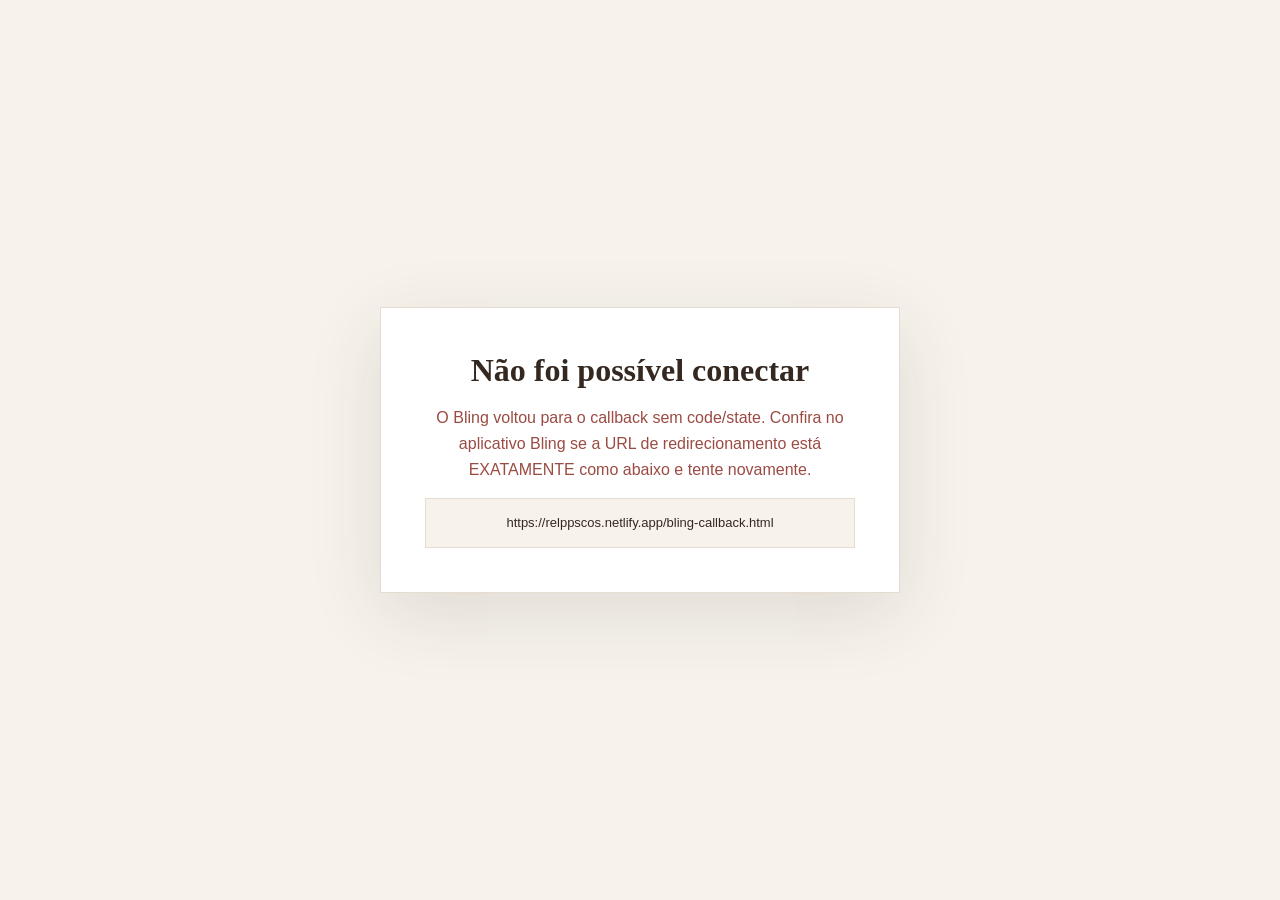
<file: bling-callback.html>
<!DOCTYPE html>
<html lang="pt-BR">
<head>
  <meta charset="UTF-8">
  <meta name="viewport" content="width=device-width, initial-scale=1.0">
  <title>Conectando ao Bling | Relpps</title>
  <style>
    *{box-sizing:border-box}body{margin:0;min-height:100vh;display:grid;place-items:center;background:#f7f3ec;color:#342820;font-family:Arial,sans-serif}.box{width:min(92%,520px);padding:44px;background:#fff;border:1px solid #e6ddd0;box-shadow:0 20px 70px rgba(52,40,32,.12);text-align:center}.spinner{width:38px;height:38px;margin:0 auto 24px;border:3px solid #eadfce;border-top-color:#b98b3e;border-radius:50%;animation:spin .8s linear infinite}@keyframes spin{to{transform:rotate(360deg)}}h1{font-family:Georgia,serif;font-size:32px;margin:0 0 10px}p{color:#776d65;line-height:1.6}.ok{color:#55724d}.error{color:#9b4b43}.btn{display:inline-block;margin-top:20px;padding:13px 22px;background:#342820;color:#fff;text-decoration:none;border-radius:2px}
  </style>
</head>
<body>
  <main class="box">
    <div class="spinner" id="spinner"></div>
    <h1 id="title">Conectando ao Bling</h1>
    <p id="message">Aguarde. Estamos finalizando a conexão segura.</p>
  </main>
<script>
(async function(){
  const params=new URLSearchParams(location.search);
  const code=params.get('code');
  const state=params.get('state');
  const hashParams=new URLSearchParams(location.hash.replace(/^#/,'?'));
  const codeFromHash=hashParams.get('code');
  const stateFromHash=hashParams.get('state');
  const error=params.get('error');
  const errorDescription=params.get('error_description')||hashParams.get('error_description');
  const title=document.getElementById('title');
  const message=document.getElementById('message');
  const spinner=document.getElementById('spinner');
  if(error){
    spinner.style.display='none'; title.textContent='Conexão cancelada'; message.className='error'; message.textContent=errorDescription||'O Bling não autorizou a conexão.'; return;
  }
  const finalCode=code||codeFromHash;
  const finalState=state||stateFromHash;
  if(!finalCode||!finalState){
    spinner.style.display='none'; title.textContent='Não foi possível conectar'; message.className='error'; message.textContent='O Bling voltou para o callback sem code/state. Confira no aplicativo Bling se a URL de redirecionamento está EXATAMENTE como abaixo e tente novamente.';
    const pre=document.createElement('div'); pre.style='margin-top:16px;padding:14px;background:#f7f3ec;border:1px solid #e6ddd0;font-size:13px;line-height:1.5;word-break:break-all'; pre.textContent='https://relppscos.netlify.app/bling-callback.html'; document.querySelector('.box').appendChild(pre);
    return;
  }
  try{
    const r=await fetch('/api/bling?action=callback',{method:'POST',headers:{'Content-Type':'application/json'},body:JSON.stringify({code:finalCode,state:finalState})});
    const data=await r.json().catch(()=>({}));
    if(!r.ok) throw new Error(data.message||'Falha ao concluir a autorização.');
    spinner.style.display='none'; title.textContent='Bling conectado'; message.className='ok'; message.textContent='A conexão foi concluída com sucesso. Você já pode voltar para a loja.';
    const a=document.createElement('a'); a.className='btn'; a.href='/index.html#produtos'; a.textContent='Voltar para a loja'; document.querySelector('.box').appendChild(a);
  }catch(e){
    spinner.style.display='none'; title.textContent='Erro na conexão'; message.className='error'; message.textContent=e.message;
  }
})();
</script>
</body>
</html>
</file>
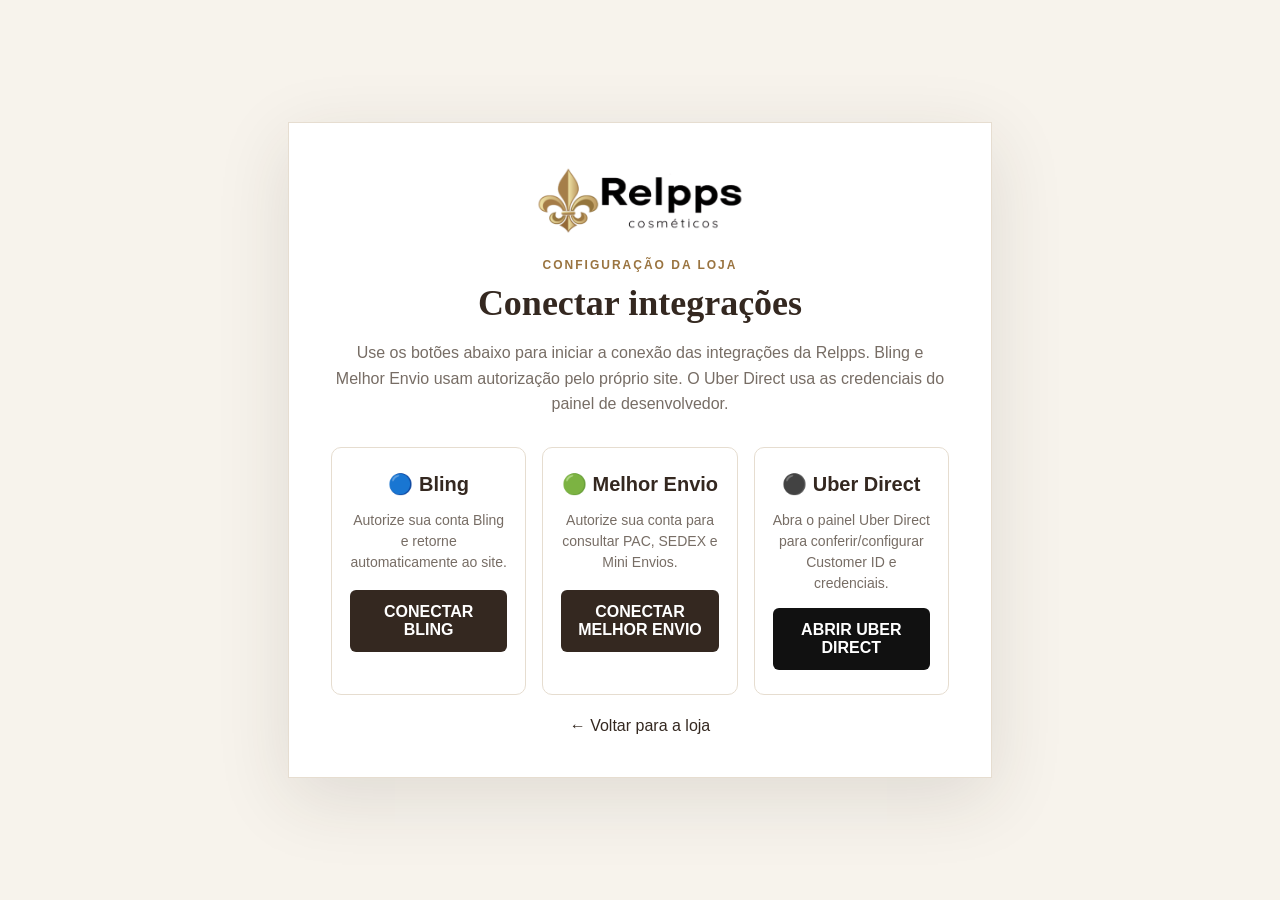
<file: conectar-integracoes.html>
<!doctype html>
<html lang="pt-BR"><head><meta charset="utf-8"><meta name="viewport" content="width=device-width,initial-scale=1"><title>Conectar integrações | Relpps Cosméticos</title>
<style>*{box-sizing:border-box}body{margin:0;min-height:100vh;background:#f7f3ec;color:#342820;font-family:Arial,sans-serif;display:grid;place-items:center}.wrap{width:min(94%,760px);padding:28px}.card{background:#fff;border:1px solid #e6ddd0;box-shadow:0 20px 70px rgba(52,40,32,.12);padding:42px;text-align:center}.logo{max-width:210px;max-height:80px;object-fit:contain;margin-bottom:18px}.eyebrow{font-size:12px;letter-spacing:2px;color:#9a7440;font-weight:700}h1{font-family:Georgia,serif;font-size:36px;margin:10px 0}.sub{color:#776d65;line-height:1.6}.grid{display:grid;grid-template-columns:repeat(3,1fr);gap:16px;margin-top:30px}.item{border:1px solid #e6ddd0;padding:24px 18px;border-radius:10px}.item h2{margin:0 0 8px;font-size:20px}.item p{font-size:14px;color:#776d65;line-height:1.5;min-height:66px}.btn{display:inline-block;width:100%;padding:13px 14px;border-radius:6px;text-decoration:none;background:#342820;color:#fff;font-weight:700}.uber{background:#111}.back{display:inline-block;margin-top:22px;color:#342820;text-decoration:none}@media(max-width:680px){.grid{grid-template-columns:1fr}.item p{min-height:auto}}
</style></head><body><main class="wrap"><section class="card"><img class="logo" src="./assets/relpps-logo-vendas-preta.png" alt="Relpps Cosméticos" onerror="this.style.display='none'"><div class="eyebrow">CONFIGURAÇÃO DA LOJA</div><h1>Conectar integrações</h1><p class="sub">Use os botões abaixo para iniciar a conexão das integrações da Relpps. Bling e Melhor Envio usam autorização pelo próprio site. O Uber Direct usa as credenciais do painel de desenvolvedor.</p><div class="grid">
<div class="item"><h2>🔵 Bling</h2><p>Autorize sua conta Bling e retorne automaticamente ao site.</p><a class="btn" href="/api/bling?action=authorize">CONECTAR BLING</a></div>
<div class="item"><h2>🟢 Melhor Envio</h2><p>Autorize sua conta para consultar PAC, SEDEX e Mini Envios.</p><a class="btn" href="/api/shipping?action=authorize">CONECTAR MELHOR ENVIO</a></div>
<div class="item"><h2>⚫ Uber Direct</h2><p>Abra o painel Uber Direct para conferir/configurar Customer ID e credenciais.</p><a class="btn uber" href="https://direct.uber.com/" target="_blank" rel="noopener">ABRIR UBER DIRECT</a></div>
</div><a class="back" href="./index.html">← Voltar para a loja</a></section></main></body></html>
</file>
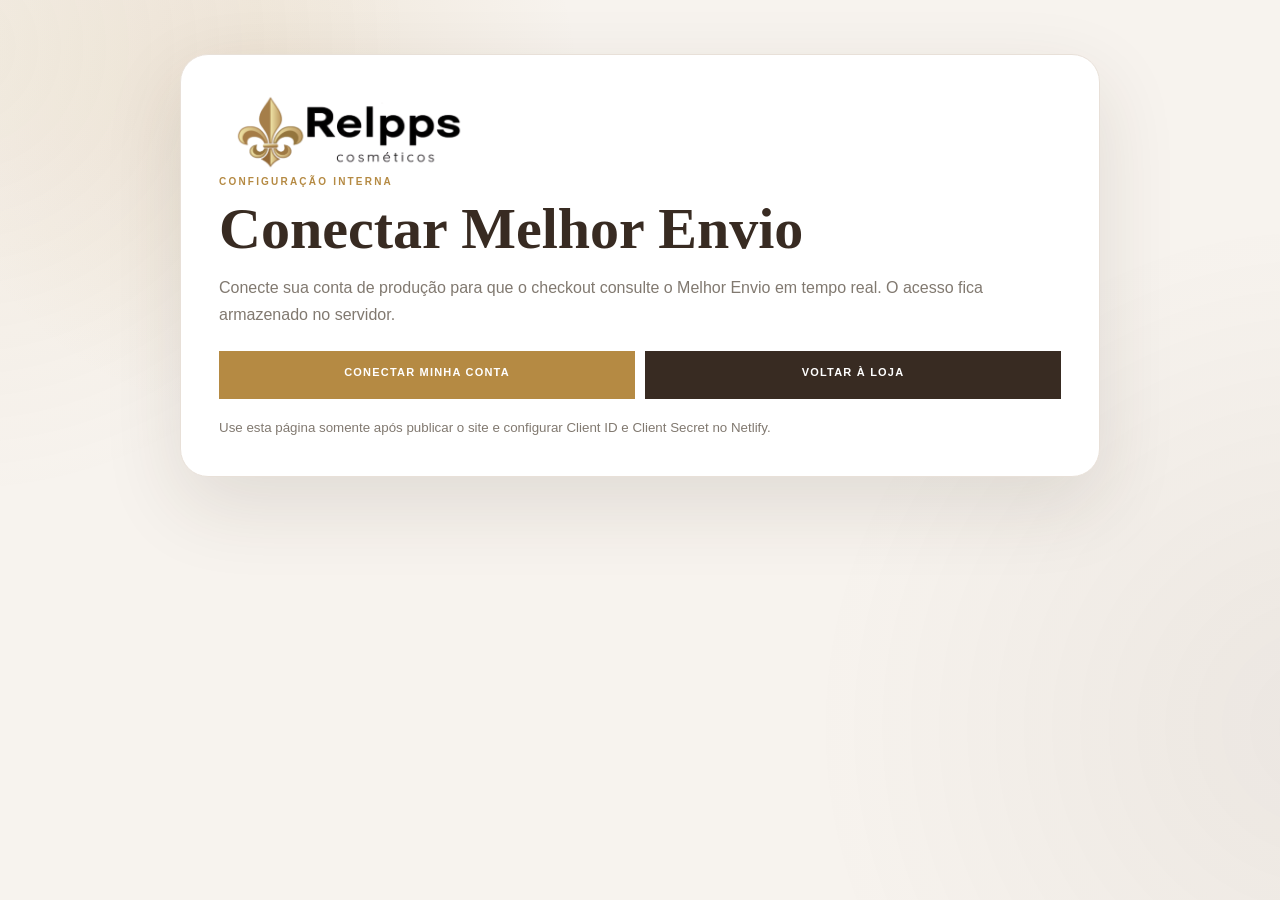
<file: conectar-melhor-envio.html>
<!doctype html><html lang="pt-BR"><head><meta charset="utf-8"><meta name="viewport" content="width=device-width,initial-scale=1"><title>Conectar Melhor Envio | Relpps</title><link rel="stylesheet" href="./styles.css"></head><body class="pickup-page"><main class="pickup-shell"><div class="pickup-card"><img class="sales-logo-full" src="./assets/relpps-logo-vendas-preta.png" alt="Relpps Cosméticos"><span class="eyebrow">CONFIGURAÇÃO INTERNA</span><h1>Conectar Melhor Envio</h1><p>Conecte sua conta de produção para que o checkout consulte o Melhor Envio em tempo real. O acesso fica armazenado no servidor.</p><div class="pickup-actions"><a class="btn btn-gold" href="/api/shipping?action=authorize">CONECTAR MINHA CONTA</a><a class="btn btn-dark" href="./index.html">VOLTAR À LOJA</a></div><small style="display:block;margin-top:18px;color:#817970;line-height:1.6">Use esta página somente após publicar o site e configurar Client ID e Client Secret no Netlify.</small></div></main></body></html>
</file>
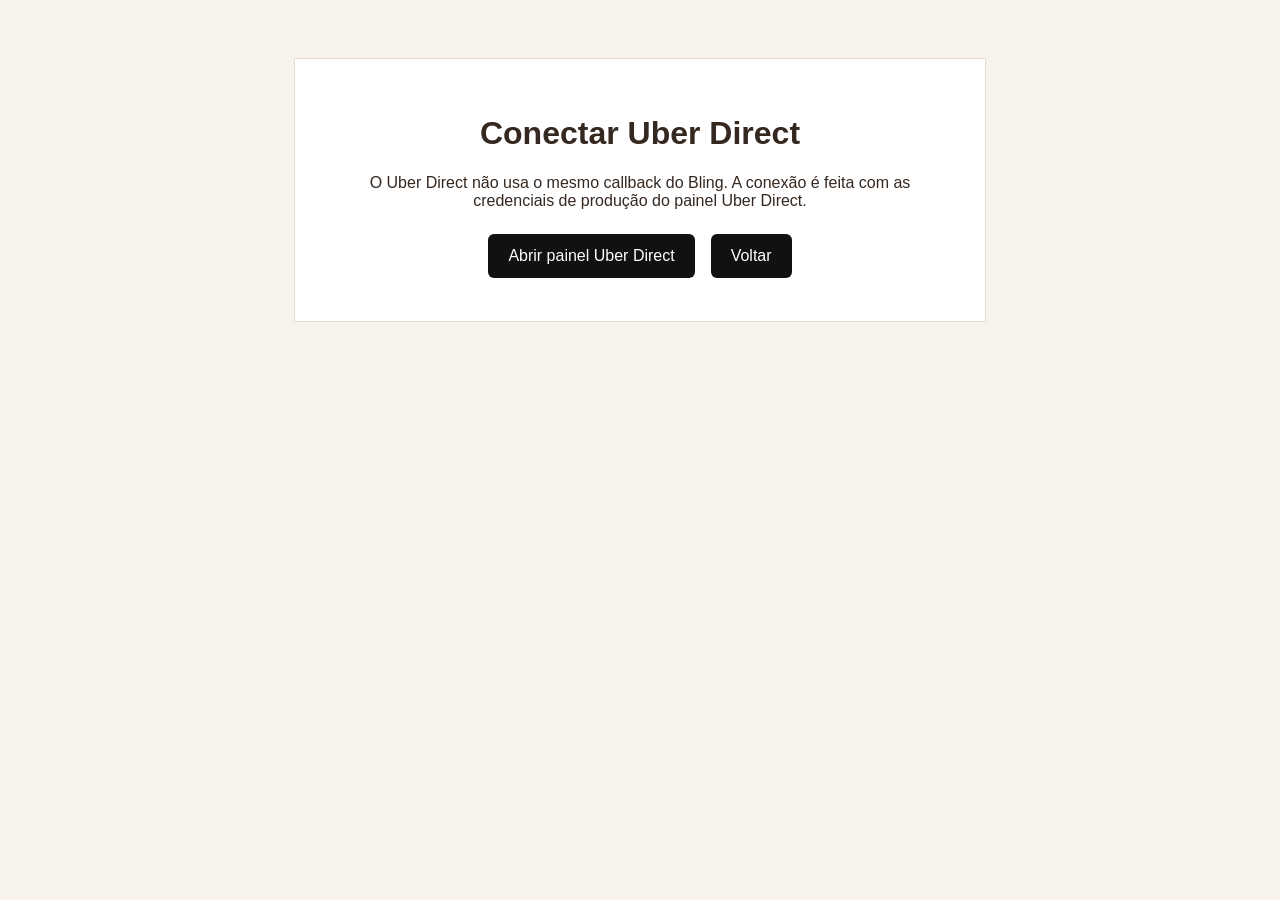
<file: conectar-uber-direct.html>
<!doctype html><html lang="pt-BR"><head><meta charset="utf-8"><meta name="viewport" content="width=device-width,initial-scale=1"><title>Conectar Uber Direct | Relpps</title><style>body{font-family:Arial;text-align:center;padding:50px;background:#f7f3ec;color:#342820}.box{max-width:620px;margin:auto;background:#fff;padding:35px;border:1px solid #e6ddd0}a{display:inline-block;padding:13px 20px;background:#111;color:#fff;text-decoration:none;border-radius:6px;margin:8px}</style></head><body><div class="box"><h1>Conectar Uber Direct</h1><p>O Uber Direct não usa o mesmo callback do Bling. A conexão é feita com as credenciais de produção do painel Uber Direct.</p><a href="https://direct.uber.com/" target="_blank" rel="noopener">Abrir painel Uber Direct</a><a href="/conectar-integracoes.html">Voltar</a></div></body></html>
</file>
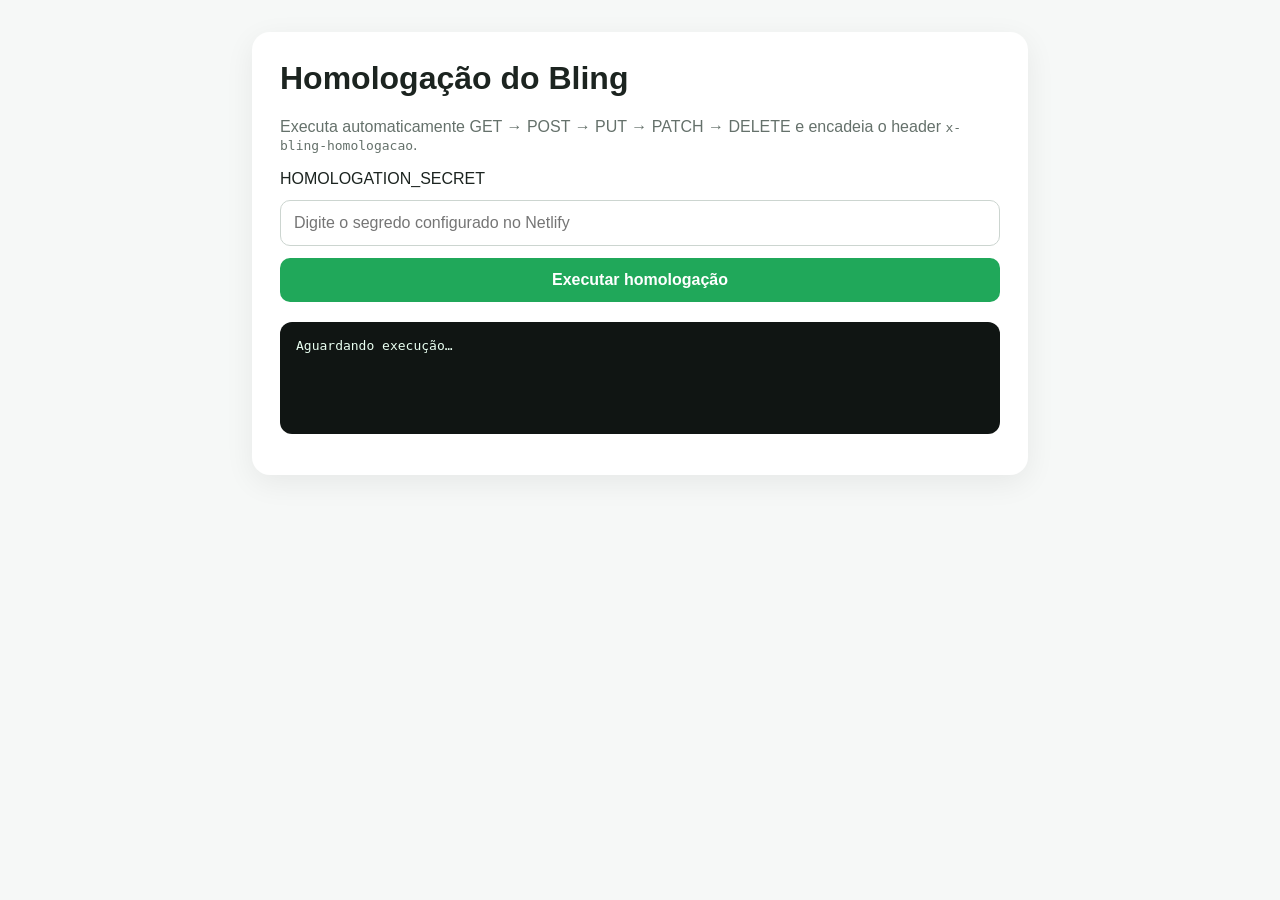
<file: homologacao-bling.html>
<!doctype html>
<html lang="pt-BR">
<head>
  <meta charset="utf-8">
  <meta name="viewport" content="width=device-width, initial-scale=1">
  <title>Relpps — Homologação Bling</title>
  <style>
    body{font-family:Arial,sans-serif;background:#f6f8f7;margin:0;padding:32px;color:#1c2420}
    main{max-width:720px;margin:auto;background:#fff;padding:28px;border-radius:18px;box-shadow:0 8px 30px #0001}
    h1{margin-top:0}.muted{color:#65716b}input,button{width:100%;box-sizing:border-box;padding:13px;border-radius:10px;font-size:16px}input{border:1px solid #ccd5d0;margin:12px 0}button{border:0;background:#20a85a;color:#fff;font-weight:700;cursor:pointer}button:disabled{opacity:.6}pre{white-space:pre-wrap;background:#101513;color:#e9fff1;padding:16px;border-radius:12px;margin-top:20px;min-height:80px}
  </style>
</head>
<body>
<main>
  <h1>Homologação do Bling</h1>
  <p class="muted">Executa automaticamente GET → POST → PUT → PATCH → DELETE e encadeia o header <code>x-bling-homologacao</code>.</p>
  <label for="secret">HOMOLOGATION_SECRET</label>
  <input id="secret" type="password" autocomplete="off" placeholder="Digite o segredo configurado no Netlify">
  <button id="run">Executar homologação</button>
  <pre id="result">Aguardando execução…</pre>
</main>
<script>
const btn=document.getElementById('run');
const result=document.getElementById('result');
btn.addEventListener('click',async()=>{
  const secret=document.getElementById('secret').value.trim();
  if(!secret){result.textContent='Digite o HOMOLOGATION_SECRET.';return;}
  btn.disabled=true; result.textContent='Executando os 5 requests…';
  try{
    const r=await fetch('/api/bling-homologacao',{method:'POST',headers:{'x-relpps-homologation-secret':secret,'Content-Type':'application/json'},body:'{}'});
    const data=await r.json().catch(()=>({message:'Resposta inválida'}));
    result.textContent=JSON.stringify(data,null,2);
  }catch(e){result.textContent='Erro: '+e.message}
  finally{btn.disabled=false}
});
</script>
</body>
</html>
</file>
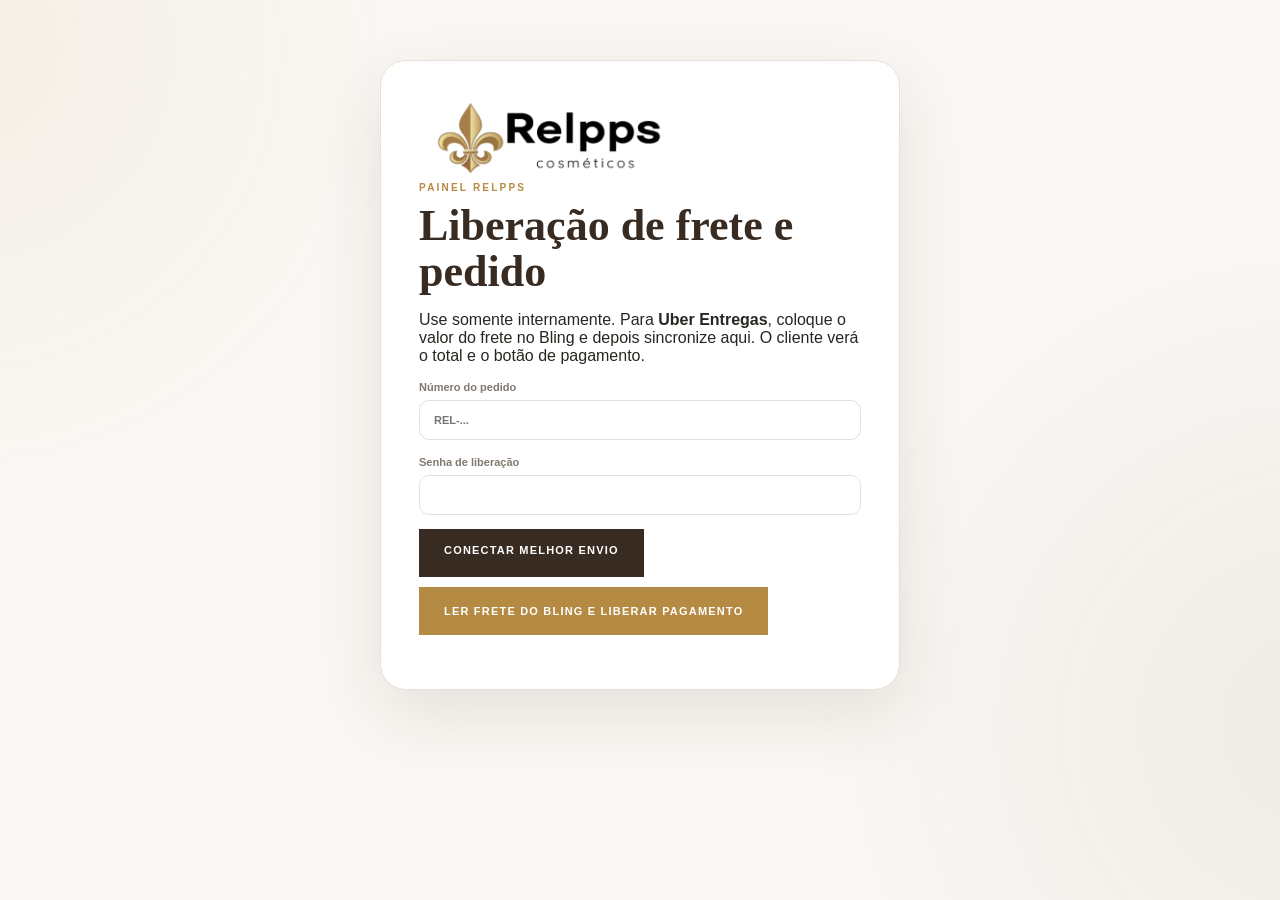
<file: liberar-pedido.html>
<!doctype html><html lang="pt-BR"><head><meta charset="utf-8"><meta name="viewport" content="width=device-width,initial-scale=1"><title>Frete / liberar pedido | Relpps</title><link rel="stylesheet" href="./styles.css"></head><body style="background:#faf8f4"><main class="container"><div class="admin-card"><img class="sales-logo-full" src="./assets/relpps-logo-vendas-preta.png" alt="Relpps Cosméticos"><span class="eyebrow">PAINEL RELPPS</span><h1>Liberação de frete e pedido</h1><p>Use somente internamente. Para <b>Uber Entregas</b>, coloque o valor do frete no Bling e depois sincronize aqui. O cliente verá o total e o botão de pagamento.</p><label>Número do pedido<input id="order" placeholder="REL-..."></label><label>Senha de liberação<input id="secret" type="password" autocomplete="off"></label><div style="display:flex;gap:10px;flex-wrap:wrap;margin-top:12px"><a class="btn btn-dark" href="./conectar-melhor-envio.html">CONECTAR MELHOR ENVIO</a><button class="btn btn-gold" id="syncUber">LER FRETE DO BLING E LIBERAR PAGAMENTO</button></div><div id="msg" class="status-muted" style="margin-top:16px"></div></div></main><script>
const $=s=>document.querySelector(s);const money=v=>Number(v||0).toLocaleString('pt-BR',{style:'currency',currency:'BRL'});const creds=()=>({order:$('#order').value.trim(),secret:$('#secret').value});
async function api(action,body){const r=await fetch(`/.netlify/functions/checkout?action=${action}`,{method:'POST',headers:{'Content-Type':'application/json'},body:JSON.stringify(body)});const d=await r.json().catch(()=>({}));if(!r.ok)throw new Error(d.message||'Falha');return d;}
$('#syncUber').onclick=async()=>{const b=$('#syncUber'),m=$('#msg');b.disabled=true;b.textContent='LENDO BLING…';m.textContent='';try{const d=await api('sync-uber-freight',creds());m.innerHTML=`Frete do Bling: <b>${money(d.order.freight.price)}</b><br>Total para o cliente: <b>${money(d.order.totals.total)}</b><br><br>${d.paymentUrl?`<a href="${d.paymentUrl}" target="_blank" rel="noopener">Abrir pagamento InfinitePay</a>`:'Modo de teste: sem link de pagamento.'}`}catch(e){m.textContent=e.message}finally{b.disabled=false;b.textContent='LER FRETE DO BLING E LIBERAR PAGAMENTO'}};
</script></body></html>
</file>
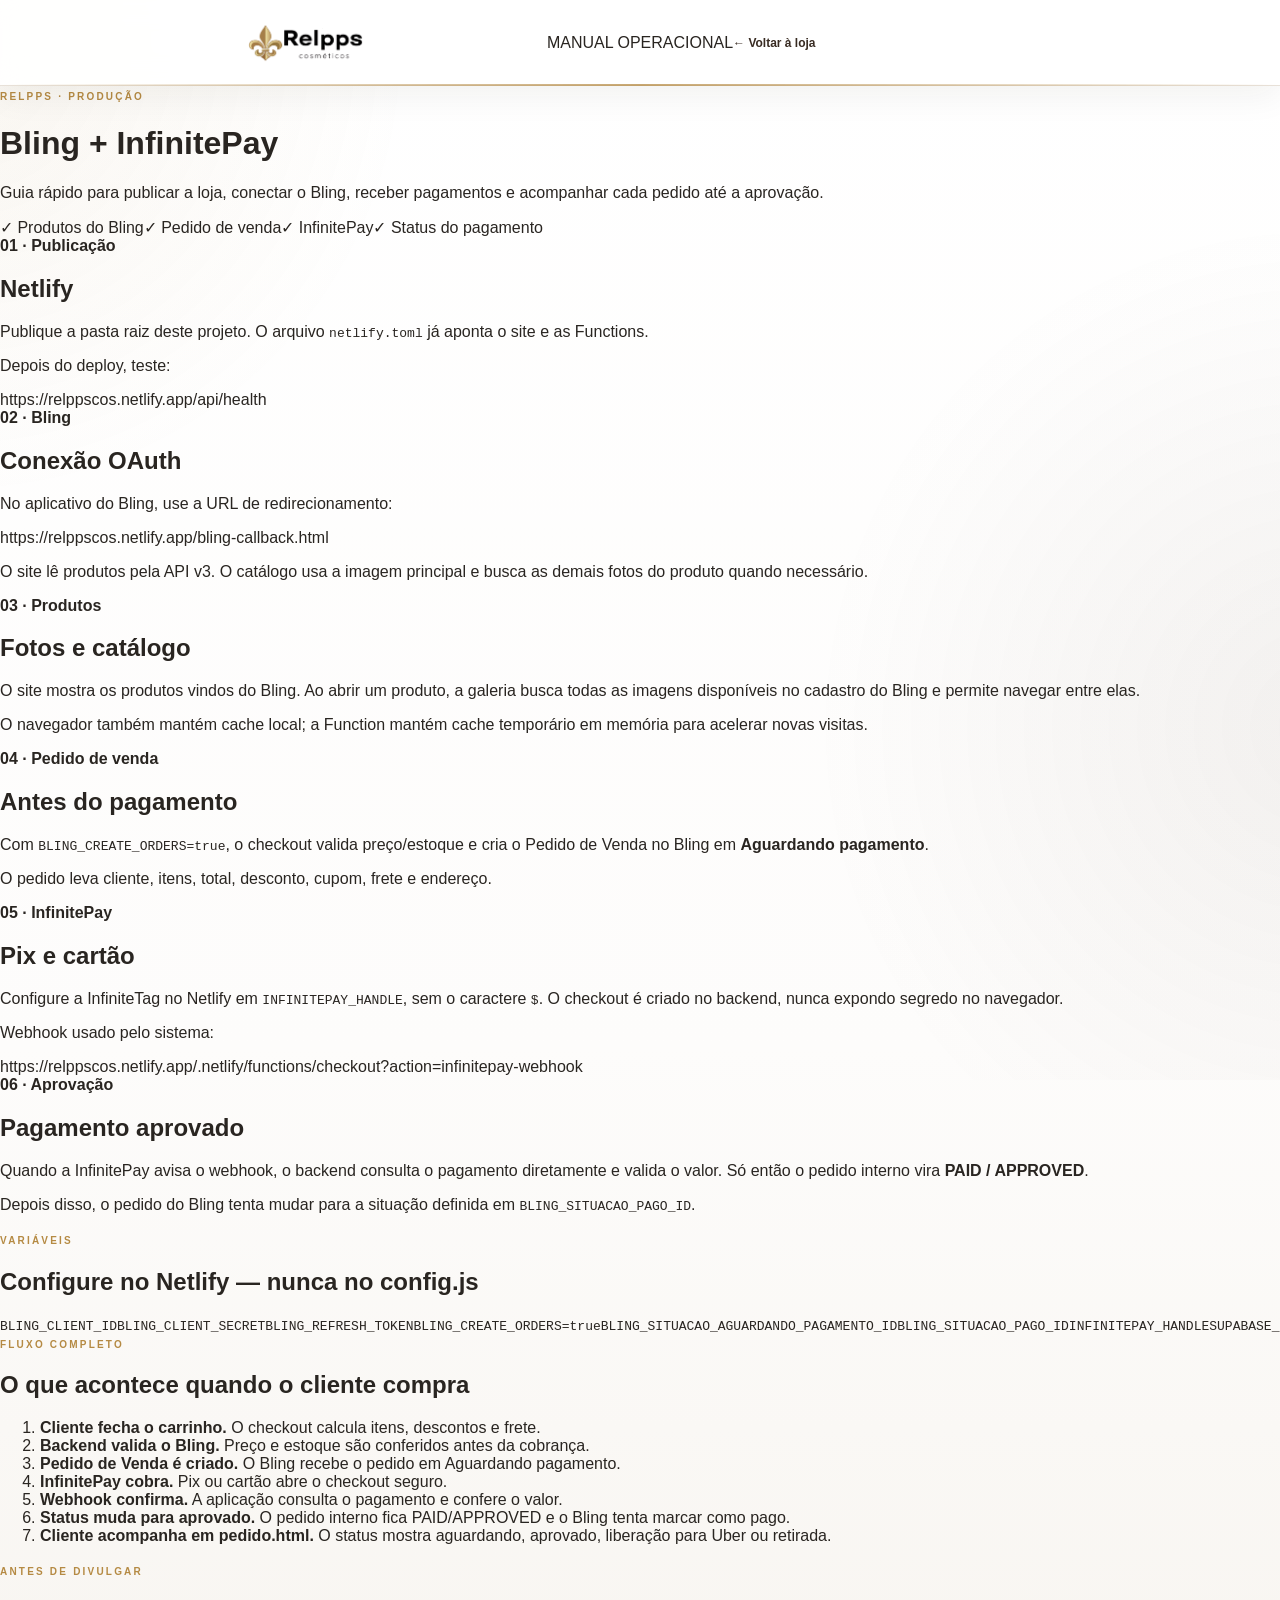
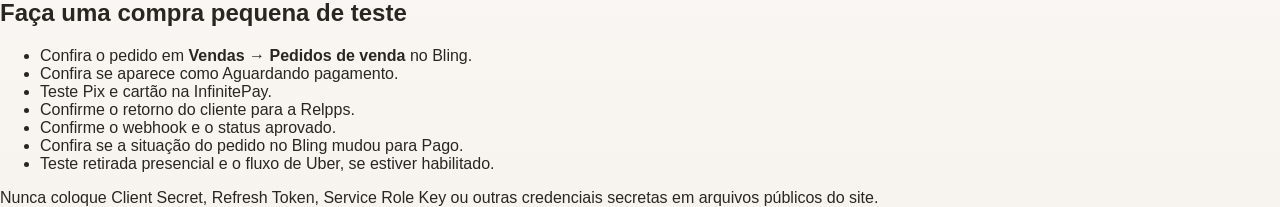
<file: manual-bling.html>
<!doctype html>
<html lang="pt-BR"><head><meta charset="utf-8"><meta name="viewport" content="width=device-width,initial-scale=1"><meta name="robots" content="noindex"><title>Manual Bling + InfinitePay | Relpps</title><link rel="icon" href="./assets/logo.png"><link rel="stylesheet" href="./styles.css"></head>
<body class="relpps-manual"><header class="checkout-page-header"><a class="checkout-page-brand page-home-logo" href="./"><img class="sales-logo-full" src="./assets/relpps-logo-vendas-preta.png" alt="Relpps Cosméticos"></a><span class="manual-top-label">MANUAL OPERACIONAL</span><a class="checkout-page-back" href="./">← Voltar à loja</a></header>
<main class="manual-wrap"><div class="manual-hero"><span class="eyebrow">RELPPS · PRODUÇÃO</span><h1>Bling + InfinitePay</h1><p>Guia rápido para publicar a loja, conectar o Bling, receber pagamentos e acompanhar cada pedido até a aprovação.</p><div class="manual-chips"><span>✓ Produtos do Bling</span><span>✓ Pedido de venda</span><span>✓ InfinitePay</span><span>✓ Status do pagamento</span></div></div>
<section class="manual-grid"><article><b>01 · Publicação</b><h2>Netlify</h2><p>Publique a pasta raiz deste projeto. O arquivo <code>netlify.toml</code> já aponta o site e as Functions.</p><p>Depois do deploy, teste:</p><div class="manual-code">https://relppscos.netlify.app/api/health</div></article>
<article><b>02 · Bling</b><h2>Conexão OAuth</h2><p>No aplicativo do Bling, use a URL de redirecionamento:</p><div class="manual-code">https://relppscos.netlify.app/bling-callback.html</div><p>O site lê produtos pela API v3. O catálogo usa a imagem principal e busca as demais fotos do produto quando necessário.</p></article>
<article><b>03 · Produtos</b><h2>Fotos e catálogo</h2><p>O site mostra os produtos vindos do Bling. Ao abrir um produto, a galeria busca todas as imagens disponíveis no cadastro do Bling e permite navegar entre elas.</p><p>O navegador também mantém cache local; a Function mantém cache temporário em memória para acelerar novas visitas.</p></article>
<article><b>04 · Pedido de venda</b><h2>Antes do pagamento</h2><p>Com <code>BLING_CREATE_ORDERS=true</code>, o checkout valida preço/estoque e cria o Pedido de Venda no Bling em <strong>Aguardando pagamento</strong>.</p><p>O pedido leva cliente, itens, total, desconto, cupom, frete e endereço.</p></article>
<article><b>05 · InfinitePay</b><h2>Pix e cartão</h2><p>Configure a InfiniteTag no Netlify em <code>INFINITEPAY_HANDLE</code>, sem o caractere <code>$</code>. O checkout é criado no backend, nunca expondo segredo no navegador.</p><p>Webhook usado pelo sistema:</p><div class="manual-code">https://relppscos.netlify.app/.netlify/functions/checkout?action=infinitepay-webhook</div></article>
<article><b>06 · Aprovação</b><h2>Pagamento aprovado</h2><p>Quando a InfinitePay avisa o webhook, o backend consulta o pagamento diretamente e valida o valor. Só então o pedido interno vira <strong>PAID / APPROVED</strong>.</p><p>Depois disso, o pedido do Bling tenta mudar para a situação definida em <code>BLING_SITUACAO_PAGO_ID</code>.</p></article></section>
<section class="manual-section"><span class="eyebrow">VARIÁVEIS</span><h2>Configure no Netlify — nunca no config.js</h2><div class="manual-vars"><code>BLING_CLIENT_ID</code><code>BLING_CLIENT_SECRET</code><code>BLING_REFRESH_TOKEN</code><code>BLING_CREATE_ORDERS=true</code><code>BLING_SITUACAO_AGUARDANDO_PAGAMENTO_ID</code><code>BLING_SITUACAO_PAGO_ID</code><code>INFINITEPAY_HANDLE</code><code>SUPABASE_URL</code><code>SUPABASE_SERVICE_ROLE_KEY</code><code>PUBLIC_SITE_URL=https://relppscos.netlify.app</code><code>CHECKOUT_TEST_MODE=false</code><code>STORE_PICKUP_ADDRESS=...</code></div></section>
<section class="manual-section"><span class="eyebrow">FLUXO COMPLETO</span><h2>O que acontece quando o cliente compra</h2><ol class="manual-flow"><li><strong>Cliente fecha o carrinho.</strong> O checkout calcula itens, descontos e frete.</li><li><strong>Backend valida o Bling.</strong> Preço e estoque são conferidos antes da cobrança.</li><li><strong>Pedido de Venda é criado.</strong> O Bling recebe o pedido em Aguardando pagamento.</li><li><strong>InfinitePay cobra.</strong> Pix ou cartão abre o checkout seguro.</li><li><strong>Webhook confirma.</strong> A aplicação consulta o pagamento e confere o valor.</li><li><strong>Status muda para aprovado.</strong> O pedido interno fica PAID/APPROVED e o Bling tenta marcar como pago.</li><li><strong>Cliente acompanha em pedido.html.</strong> O status mostra aguardando, aprovado, liberação para Uber ou retirada.</li></ol></section>
<section class="manual-section warning"><span class="eyebrow">ANTES DE DIVULGAR</span><h2>Faça uma compra pequena de teste</h2><ul><li>Confira o pedido em <strong>Vendas → Pedidos de venda</strong> no Bling.</li><li>Confira se aparece como Aguardando pagamento.</li><li>Teste Pix e cartão na InfinitePay.</li><li>Confirme o retorno do cliente para a Relpps.</li><li>Confirme o webhook e o status aprovado.</li><li>Confira se a situação do pedido no Bling mudou para Pago.</li><li>Teste retirada presencial e o fluxo de Uber, se estiver habilitado.</li></ul></section>
<div class="manual-footer-note">Nunca coloque Client Secret, Refresh Token, Service Role Key ou outras credenciais secretas em arquivos públicos do site.</div></main></body></html>
</file>
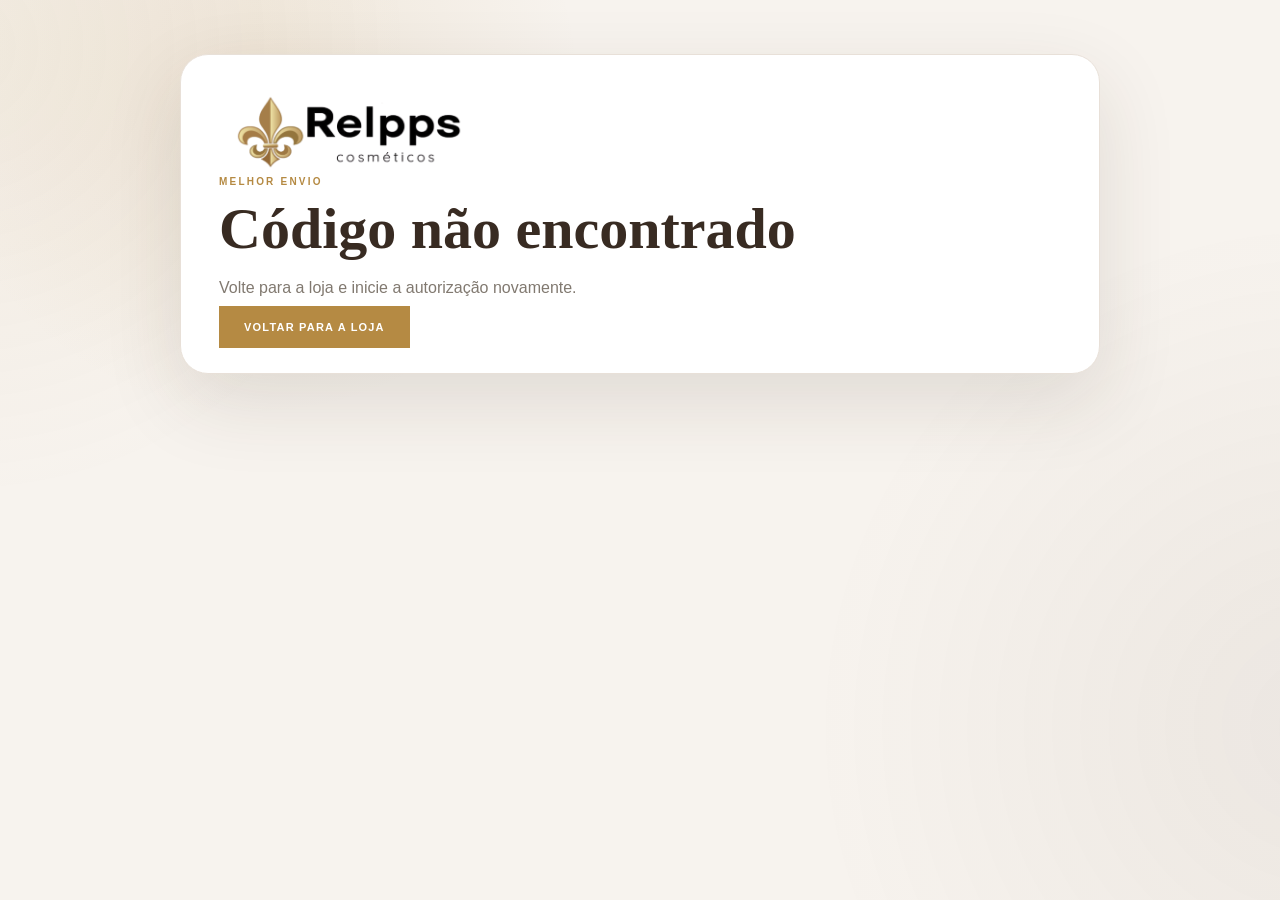
<file: melhor-envio-callback.html>
<!doctype html><html lang="pt-BR"><head><meta charset="utf-8"><meta name="viewport" content="width=device-width,initial-scale=1"><title>Conectando Melhor Envio | Relpps</title><link rel="stylesheet" href="./styles.css"></head><body class="pickup-page"><main class="pickup-shell"><div class="pickup-card"><img class="sales-logo-full" src="./assets/relpps-logo-vendas-preta.png" alt="Relpps Cosméticos"><span class="eyebrow">MELHOR ENVIO</span><h1 id="title">Conectando sua conta…</h1><p id="text">Estamos salvando a autorização com segurança.</p><a class="btn btn-gold" href="./index.html">VOLTAR PARA A LOJA</a></div></main><script>const q=new URLSearchParams(location.search);const title=document.querySelector('#title'),text=document.querySelector('#text');async function run(){if(q.get('error')){title.textContent='Autorização cancelada';text.textContent=q.get('error_description')||q.get('error');return}const code=q.get('code'),state=q.get('state');if(!code||!state){title.textContent='Código não encontrado';text.textContent='Volte para a loja e inicie a autorização novamente.';return}try{const r=await fetch('/api/shipping?action=oauth-callback',{method:'POST',headers:{'Content-Type':'application/json'},body:JSON.stringify({code,state})});const d=await r.json();if(!r.ok)throw new Error(d.message||'Não foi possível autorizar.');title.textContent='Melhor Envio conectado ✓';text.textContent='A conta foi autorizada. Agora o checkout pode consultar as cotações em tempo real.'}catch(e){title.textContent='Não foi possível conectar';text.textContent=e.message}}run();</script></body></html>
</file>
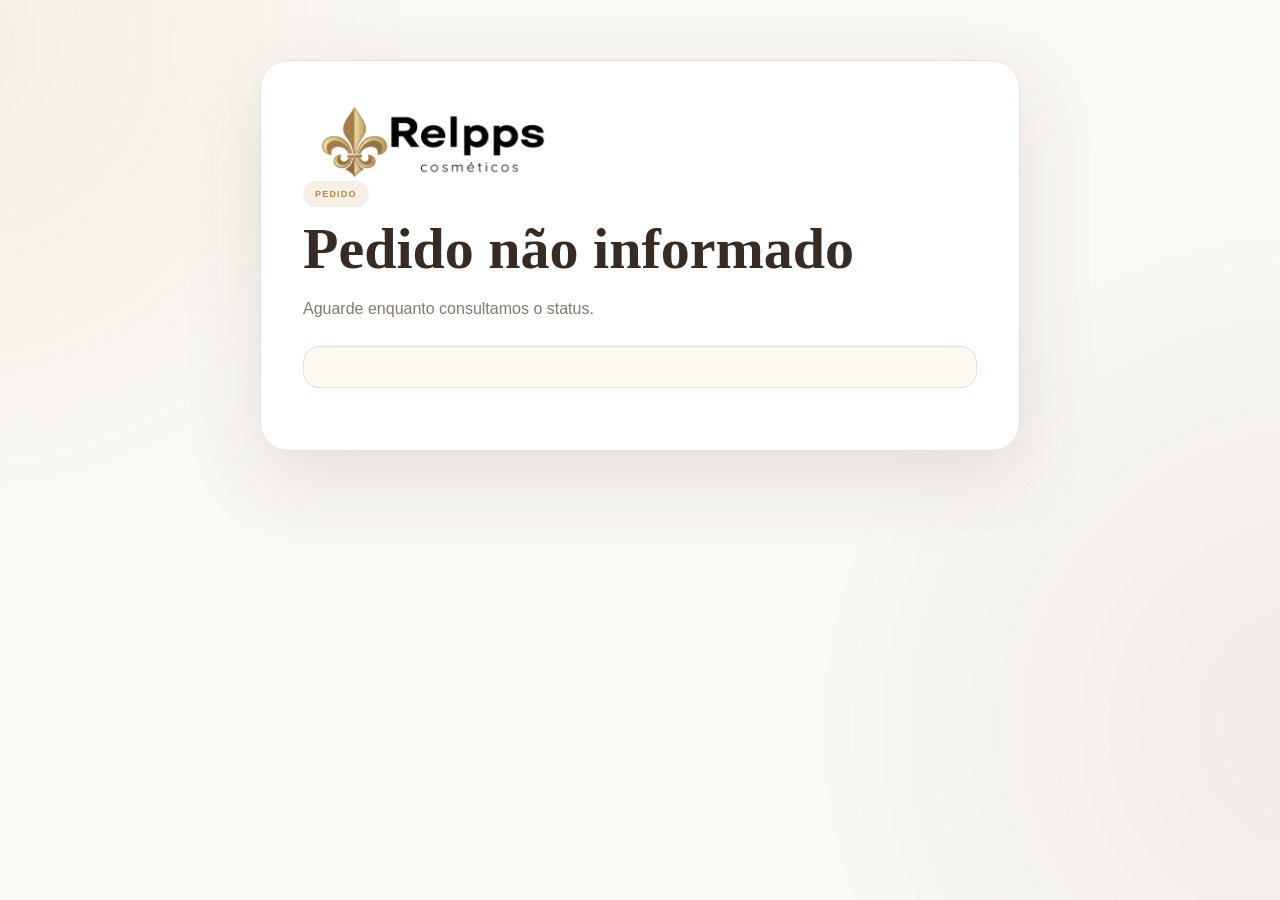
<file: pedido.html>
<!doctype html><html lang="pt-BR"><head><meta charset="utf-8"><meta name="viewport" content="width=device-width,initial-scale=1"><title>Pedido | Relpps Cosméticos</title><link rel="icon" href="./assets/logo.png"><link rel="stylesheet" href="./styles.css"></head><body style="background:#faf8f4"><main class="container"><div class="order-status-card"><img class="sales-logo-full" src="./assets/relpps-logo-vendas-preta.png" alt="Relpps Cosméticos"><span class="status-pill" id="statusPill">PEDIDO</span><h1 id="statusTitle">Consultando pedido…</h1><p id="statusText" class="status-muted">Aguarde enquanto consultamos o status.</p><div class="status-info" id="statusInfo"></div><div class="status-actions" id="statusActions"></div></div></main><script>
const $=s=>document.querySelector(s);const id=new URLSearchParams(location.search).get('order');const esc=v=>String(v??'').replace(/[&<>"']/g,m=>({'&':'&amp;','<':'&lt;','>':'&gt;','"':'&quot;',"'":'&#39;'}[m]));const money=v=>Number(v||0).toLocaleString('pt-BR',{style:'currency',currency:'BRL'});
const storeAddress='C 12, Área Especial 02, Loja 30 — Taguatinga Centro, Brasília - DF — CEP 72010-901';
const storeMaps='https://www.google.com/maps/search/?api=1&query=Relpps%20Cosm%C3%A9ticos%20C%2012%20AE%2002%20Loja%2030%20Taguatinga%20Centro%20Bras%C3%ADlia%20DF%2072010-901';
function wa(t){return `https://wa.me/5561996498557?text=${encodeURIComponent(t)}`}
function appLink(kind){
  if(kind==='uber') return 'https://m.uber.com/ul/';
  return 'https://99app.com/';
}
function statusModel(o){
  const method=o.delivery?.method; const freight=o.freight||o.delivery?.shipping||{}; const fp=o.freightPayment||{}; const paid=o.paymentStatus==='APPROVED';
  if(method==='uber'){
    if(paid && o.uber?.delivery_id) return {pill:'UBER SOLICITADO',title:'Pedido pago e Uber solicitado',text:'O pagamento foi aprovado e o Uber Direct foi solicitado automaticamente. Acompanhe o rastreamento abaixo.',tone:'success'};
    if(paid) return {pill:'PAGAMENTO APROVADO',title:'Pagamento aprovado',text:'O pagamento foi aprovado. O Uber Direct está sendo solicitado para esta entrega.',tone:'gold'};
    if(freight?.price>0 && o.paymentUrl) return {pill:'FRETE CALCULADO',title:'Frete calculado — pronto para pagar',text:'A cotação do Uber Direct já está no total. Pague abaixo; o Uber só será solicitado depois da aprovação.',tone:'gold'};
    return {pill:'AGUARDANDO COTAÇÃO',title:'Aguardando cotação do Uber Direct',text:'Seu pedido foi criado. Assim que a cotação estiver disponível, o pagamento será liberado.',tone:'pending'};
  }
  if(method==='pickup_uber'){
    if(paid && o.fulfillmentStatus==='Liberado para Uber') return {pill:'LIBERADO',title:'Pedido liberado para Uber / 99',text:'A loja liberou seu pedido. Agora você pode solicitar Uber ou 99 por sua conta para fazer a retirada.',tone:'success'};
    if(paid) return {pill:'PEDIDO RESERVADO',title:'Pedido reservado',text:'Pagamento confirmado. Aguarde a loja liberar o pedido para solicitar Uber ou 99.',tone:'gold'};
    return {pill:'AGUARDANDO PAGAMENTO',title:'Aguardando pagamento',text:'Depois do pagamento aprovado, o pedido ficará reservado e aguardará a liberação da loja.',tone:'pending'};
  }
  if(method==='pickup'){
    if(paid) return {pill:'PEDIDO RESERVADO',title:'Pedido reservado para retirada',text:'Pagamento confirmado. Seu pedido está reservado para retirada na loja.',tone:'success'};
    if(o.paymentMethod==='cash') return {pill:'AGUARDANDO RETIRADA',title:'Retirada com pagamento em dinheiro',text:'Seu pedido não está reservado. Vá à loja para retirar e pagar em dinheiro.',tone:'pending'};
  }
  if(paid) return {pill:'PAGAMENTO APROVADO',title:'Pedido confirmado',text:'Pagamento confirmado. Seu pedido foi liberado para preparação.',tone:'success'};
  return {pill:'AGUARDANDO PAGAMENTO',title:'Aguardando pagamento',text:'Seu pedido foi registrado e aguarda a confirmação do pagamento.',tone:'pending'};
}
async function load(){
  if(!id){$('#statusTitle').textContent='Pedido não informado';return}
  try{
    const r=await fetch(`/.netlify/functions/checkout?action=status&order=${encodeURIComponent(id)}`,{cache:'no-store'});const d=await r.json();if(!r.ok)throw new Error(d.message||'Pedido não encontrado');const o=d.order||d;
    const model=statusModel(o);$('#statusPill').textContent=model.pill;$('#statusTitle').textContent=model.title;$('#statusText').textContent=model.text;
    const freight=o.freight||o.delivery?.shipping||{}; const shipping=Number(freight?.price||o.totals?.shipping||0); const total=Number(o.totals?.total||0); const subtotal=Number(o.totals?.subtotal||0);
    const addr=o.delivery?.cep?`<p><b>CEP:</b> ${esc(o.delivery.cep)}</p><p><b>Endereço:</b> ${esc(o.delivery.address||'')}, ${esc(o.delivery.number||'')}${o.delivery.complement?` — ${esc(o.delivery.complement)}`:''}</p><p><b>Bairro:</b> ${esc(o.delivery.district||'')}</p><p><b>Cidade/UF:</b> ${esc(o.delivery.city||'')}</p>`:'';
    let html=`<p><b>Pedido:</b> ${esc(o.id)}</p><p><b>Produtos:</b> ${money(subtotal)}</p>${shipping>0?`<p><b>Frete:</b> ${money(shipping)} — ${esc(freight.label||'Entrega')}</p>`:`<p><b>Frete:</b> ${isUberPending(o)?'A calcular':'Grátis'}</p>`}<p><b>Total atual:</b> ${money(total)}</p>`;
    if(o.delivery?.method==='pickup'||o.delivery?.method==='pickup_uber') html+=`<div class="pickup-location-box"><b>📍 Local de retirada</b><p>${esc(storeAddress)}</p><a href="${storeMaps}" target="_blank" rel="noopener">ABRIR LOCALIZAÇÃO</a></div>`; else html+=addr;
    $('#statusInfo').innerHTML=html;
    const actions=$('#statusActions');let buttons='';
    const pay=o.paymentUrl||o.freightPayment?.payment_url;
    if(pay && o.paymentStatus!=='APPROVED') buttons+=`<a class="btn btn-gold" href="${esc(pay)}">PAGAR PEDIDO — ${money(total)}</a>`;
    if(o.delivery?.method==='uber' && o.uber?.tracking_url) buttons+=`<a class="btn btn-dark" href="${esc(o.uber.tracking_url)}" target="_blank" rel="noopener">🛵 ACOMPANHAR UBER</a>`;
    if(o.delivery?.method==='uber' && o.paymentStatus==='APPROVED' && !o.uber?.delivery_id) buttons+=`<button class="btn btn-dark" id="retryUberButton" type="button">🛵 SOLICITAR UBER AGORA</button>`;
    if(o.delivery?.method==='pickup' && o.paymentStatus==='APPROVED') buttons+=`<a class="btn btn-dark" href="${storeMaps}" target="_blank" rel="noopener">📍 COMO CHEGAR À LOJA</a>`;
    if(o.delivery?.method==='pickup_uber' && o.paymentStatus==='APPROVED' && o.fulfillmentStatus==='Liberado para Uber') buttons+=`<a class="btn btn-dark" href="${appLink('uber')}" target="_blank" rel="noopener">🛵 ABRIR UBER</a><a class="btn btn-dark" href="${appLink('99')}" target="_blank" rel="noopener">🚗 ABRIR 99</a>`;
    if(o.paymentStatus==='APPROVED' && (o.delivery?.method!=='uber' || o.uber?.delivery_id)){
      const itemsText=Array.isArray(o.items)&&o.items.length?o.items.map(i=>`${i.quantity||i.qty||1}x ${i.name||i.descricao||'Produto'}`).join('\n'):'';
      const addressText=o.delivery?.cep?`CEP: ${o.delivery.cep}\nEndereço: ${o.delivery.address||''}, ${o.delivery.number||''}${o.delivery.complement?` — ${o.delivery.complement}`:''}\nBairro: ${o.delivery.district||''}\nCidade/UF: ${o.delivery.city||''}`:'';
      const txt=`Olá! Confirmo meu pedido ${o.id}.\nProdutos: ${money(subtotal)}\nFrete: ${shipping?money(shipping):'Grátis'}\nTotal: ${money(total)}\n${itemsText?`Itens:\n${itemsText}\n`:''}${addressText?`${addressText}\n`:''}Pagamento confirmado. Por favor, confirme meu pedido.`;
      buttons+=`<a class="btn btn-dark" href="${wa(txt)}" target="_blank" rel="noopener">WHATSAPP — CONFIRMAR PEDIDO</a>`;
    }
    actions.innerHTML=buttons;
    document.getElementById('retryUberButton')?.addEventListener('click',async()=>{
      const b=document.getElementById('retryUberButton'); b.disabled=true; b.textContent='SOLICITANDO UBER…';
      try{
        const rr=await fetch('/.netlify/functions/checkout?action=request-uber',{method:'POST',headers:{'Content-Type':'application/json'},body:JSON.stringify({order:id})});
        const dd=await rr.json().catch(()=>({}));
        if(!rr.ok) throw new Error(dd.message||'Não foi possível solicitar o Uber agora.');
        await load();
      }catch(e){b.disabled=false;b.textContent='🛵 SOLICITAR UBER AGORA';alert(e.message||'Não foi possível solicitar o Uber agora.');}
    });
  }catch(e){$('#statusTitle').textContent='Não foi possível consultar';$('#statusText').textContent=e.message}
}
function isUberPending(o){return o.delivery?.method==='uber'&&!Number((o.freight||o.delivery?.shipping||{}).price||0)}
load();setInterval(load,8000);
</script></body></html>
</file>
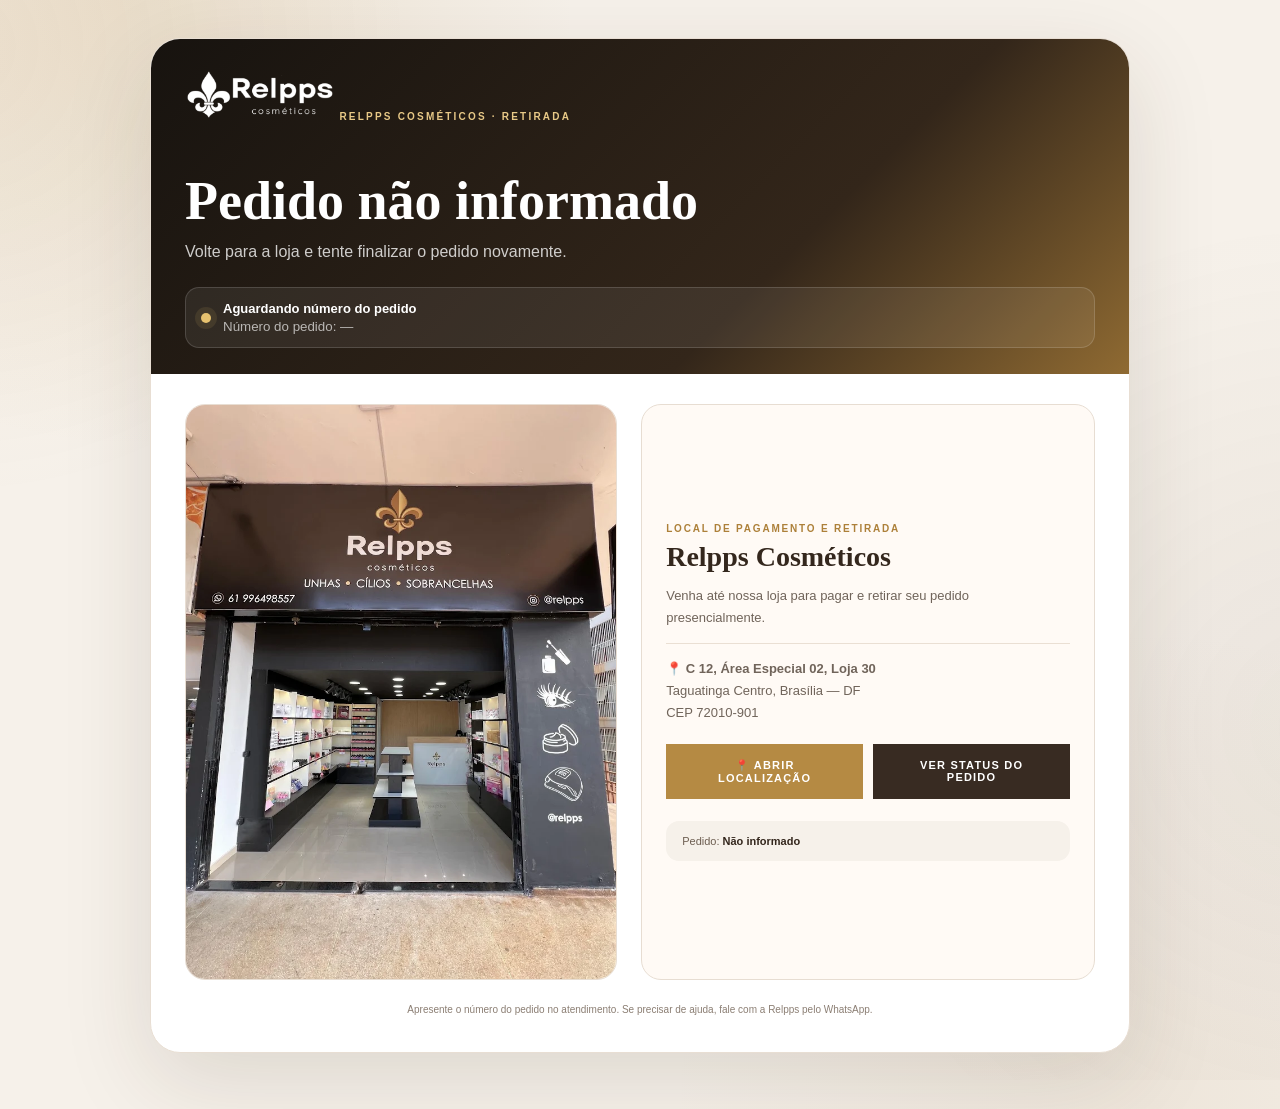
<file: retirada.html>
<!doctype html>
<html lang="pt-BR">
<head>
<meta charset="utf-8">
<meta name="viewport" content="width=device-width,initial-scale=1">
<title>Pagamento e retirada | Relpps Cosméticos</title>
<link rel="icon" href="./assets/logo.png">
<link rel="stylesheet" href="./styles.css">
<style>
  .pickup-page{min-height:100vh;background:radial-gradient(circle at 10% 0%,rgba(181,138,67,.16),transparent 28%),radial-gradient(circle at 90% 100%,rgba(180,150,110,.12),transparent 30%),#f6f1ea}
  .pickup-shell{width:min(980px,calc(100% - 28px));margin:0 auto;padding:38px 0 56px}
  .pickup-card{overflow:hidden;padding:0!important;border-radius:30px!important;background:#fff!important;border:1px solid #e8ded3!important;box-shadow:0 28px 90px rgba(55,38,24,.13)!important}
  .pickup-hero{padding:30px 34px 26px;background:linear-gradient(135deg,#17130f,#33261a 65%,#8f6a32);color:#fff}
  .pickup-brand img{width:150px;filter:brightness(0) invert(1);margin-bottom:22px}
  .pickup-hero .eyebrow{color:#e8c987!important}
  .pickup-hero h1{font-size:clamp(34px,5vw,54px)!important;color:#fff!important;margin:8px 0 10px!important}
  .pickup-hero p{max-width:690px;margin:0;color:rgba(255,255,255,.78);line-height:1.65}
  .pickup-status{display:flex;gap:12px;align-items:center;margin-top:22px;padding:13px 15px;border:1px solid rgba(255,255,255,.15);border-radius:14px;background:rgba(255,255,255,.07)}
  .pickup-status-dot{width:10px;height:10px;border-radius:50%;background:#e7c26f;box-shadow:0 0 0 6px rgba(231,194,111,.1);flex:none}
  .pickup-status b{display:block;font-size:13px}.pickup-status small{display:block;color:rgba(255,255,255,.66);margin-top:3px}
  .pickup-body{padding:30px 34px 34px}
  .cash-banner{display:none;margin-bottom:22px;padding:18px 20px;border-radius:16px;border:1px solid #e5c995;background:linear-gradient(135deg,#fffaf0,#f7eddc);color:#4a3723}
  .cash-banner.show{display:block}.cash-banner b{display:block;font-size:17px;margin-bottom:5px}.cash-banner span{font-size:12px;line-height:1.6;color:#766657}
  .pickup-grid{display:grid;grid-template-columns:1fr 1.05fr;gap:24px;align-items:stretch}
  .pickup-photo{width:100%;height:100%;min-height:330px;object-fit:cover;border-radius:20px;border:1px solid #e8ded3}
  .pickup-info{padding:24px;border:1px solid #e7ddd2;border-radius:20px;background:#fffaf5;display:flex;flex-direction:column;justify-content:center}
  .pickup-info .label{font-size:10px;letter-spacing:1.8px;font-weight:900;color:#ad8039}.pickup-info h2{font:600 28px/1.1 "Playfair Display",serif;color:#34271d;margin:8px 0 12px}.pickup-info p{font-size:13px;line-height:1.7;color:#70645a;margin:0}.pickup-address-line{margin-top:14px;padding-top:14px;border-top:1px solid #eadfd3}.pickup-actions{display:flex;gap:10px;flex-wrap:wrap;margin-top:20px}.pickup-actions .btn{flex:1;min-width:190px;text-align:center}.pickup-order{margin-top:22px;padding:14px 16px;border-radius:13px;background:#f6f1ea;color:#6c5d50;font-size:11px}.pickup-order b{color:#33261c}.pickup-footer{margin-top:22px;text-align:center;color:#8b7e73;font-size:10px;line-height:1.6}
  @media(max-width:760px){.pickup-shell{padding:14px 0 28px}.pickup-hero,.pickup-body{padding:24px 20px}.pickup-grid{grid-template-columns:1fr}.pickup-photo{min-height:230px}.pickup-actions{flex-direction:column}.pickup-actions .btn{width:100%}}
</style>
</head>
<body class="pickup-page">
<main class="pickup-shell">
  <section class="pickup-card">
    <div class="pickup-hero">
      <a href="./index.html" class="pickup-brand"><img src="./assets/relpps-logo-vendas-preta.png" alt="Relpps Cosméticos"></a>
      <span class="eyebrow">RELPPS COSMÉTICOS · RETIRADA</span>
      <h1 id="pickupTitle">Seu pedido está reservado.</h1>
      <p id="pickupText">Estamos consultando o status do pedido para mostrar as próximas orientações.</p>
      <div class="pickup-status"><span class="pickup-status-dot"></span><div><b id="pickupStatus">Aguardando confirmação</b><small id="pickupStatusSmall">Número do pedido: —</small></div></div>
    </div>
    <div class="pickup-body">
      <div class="cash-banner" id="cashBanner"><b>💵 Pagamento em dinheiro na loja</b><span>Não é necessário pagar online. Vá até a Relpps com o número do pedido, faça o pagamento em dinheiro no momento da retirada e retire seus produtos.</span></div>
      <div class="pickup-grid">
        <img class="pickup-photo" src="./assets/relpps-store-front.jpg" alt="Fachada da Relpps Cosméticos">
        <div class="pickup-info">
          <span class="label">LOCAL DE PAGAMENTO E RETIRADA</span>
          <h2>Relpps Cosméticos</h2>
          <p>Venha até nossa loja para pagar e retirar seu pedido presencialmente.</p>
          <div class="pickup-address-line">
            <p><strong>📍 C 12, Área Especial 02, Loja 30</strong><br>Taguatinga Centro, Brasília — DF<br>CEP 72010-901</p>
          </div>
          <div class="pickup-actions">
            <a class="btn btn-gold" href="https://www.google.com/maps/search/?api=1&query=Relpps%20Cosm%C3%A9ticos%20C%2012%20AE%2002%20Loja%2030%20Taguatinga%20Centro%20Bras%C3%ADlia%20DF%2072010-901" target="_blank" rel="noopener">📍 ABRIR LOCALIZAÇÃO</a>
            <a class="btn btn-dark" href="./pedido.html" id="statusButton">VER STATUS DO PEDIDO</a>
          </div>
          <div class="pickup-order">Pedido: <b id="orderId">—</b></div>
        </div>
      </div>
      <div class="pickup-footer">Apresente o número do pedido no atendimento. Se precisar de ajuda, fale com a Relpps pelo WhatsApp.</div>
    </div>
  </section>
</main>
<script>
const params=new URLSearchParams(location.search);
const id=params.get('order');
const cash=params.get('cash')==='1';
const $=s=>document.querySelector(s);
const set=(s,v)=>{const el=$(s);if(el)el.textContent=v};
const esc=v=>String(v??'').replace(/[&<>"']/g,m=>({'&':'&amp;','<':'&lt;','>':'&gt;','"':'&quot;',"'":'&#39;'}[m]));
set('#orderId',id||'Não informado');set('#pickupStatusSmall',`Número do pedido: ${id||'—'}`);
if(id) $('#statusButton').href=`./pedido.html?order=${encodeURIComponent(id)}`;
if(cash) $('#cashBanner').classList.add('show');
async function load(){
  if(!id){set('#pickupTitle','Pedido não informado');set('#pickupText','Volte para a loja e tente finalizar o pedido novamente.');set('#pickupStatus','Aguardando número do pedido');return;}
  try{
    const r=await fetch(`/.netlify/functions/checkout?action=status&order=${encodeURIComponent(id)}`,{cache:'no-store'});
    const d=await r.json(); if(!r.ok)throw new Error(d.message||'Pedido não encontrado.');
    const o=d.order||d; const paid=o.paymentStatus==='APPROVED'; const method=o.delivery?.method;
    if(method==='pickup_uber'){
      if(paid&&o.fulfillmentStatus==='Liberado para Uber'){
        set('#pickupTitle','Pedido liberado para retirada via Uber / 99');
        $('#pickupText').innerHTML='O pagamento foi confirmado. Agora você pode solicitar Uber ou 99 por sua conta para buscar o pedido na loja.';
        set('#pickupStatus','LIBERADO PARA UBER / 99');
        $('#cashBanner').classList.remove('show');
        $('#statusButton').textContent='VER DETALHES DO PEDIDO';
      }else{
        set('#pickupTitle','Pedido aguardando pagamento');
        $('#pickupText').innerHTML='Após o pagamento aprovado e a liberação da Relpps, você poderá solicitar Uber ou 99 por sua conta.';
        set('#pickupStatus','AGUARDANDO PAGAMENTO');
      }
      return;
    }
    if(cash && method==='pickup'){
      set('#pickupTitle',paid?'Pagamento confirmado. Retirada liberada.':'Seu pedido está reservado para pagamento na loja.');
      $('#pickupText').innerHTML=paid?'Seu pagamento foi confirmado. Apresente o número do pedido no atendimento para retirar.':'Vá até a Relpps, pague em dinheiro no momento da retirada e apresente o número do pedido. O pedido ficará aguardando pagamento até o atendimento.';
      set('#pickupStatus',paid?'PAGAMENTO CONFIRMADO':'PAGAMENTO EM DINHEIRO NA LOJA');
      $('#cashBanner').classList.add('show');
      return;
    }
    if(paid){
      set('#pickupTitle','Pedido reservado para retirada.');
      $('#pickupText').innerHTML='Pagamento confirmado. Apresente o número do pedido no atendimento da Relpps para retirar seus produtos.';
      set('#pickupStatus','PEDIDO RESERVADO');
    }else{
      set('#pickupTitle','Aguardando pagamento');
      $('#pickupText').innerHTML='O pedido foi criado e ainda aguarda a confirmação do pagamento.';
      set('#pickupStatus','AGUARDANDO PAGAMENTO');
    }
  }catch(e){set('#pickupTitle','Pedido criado');set('#pickupText',e.message||'Não foi possível consultar o status agora.');set('#pickupStatus','CONSULTA TEMPORARIAMENTE INDISPONÍVEL');}
}
load();setInterval(load,8000);
</script>
</body>
</html>
</file>
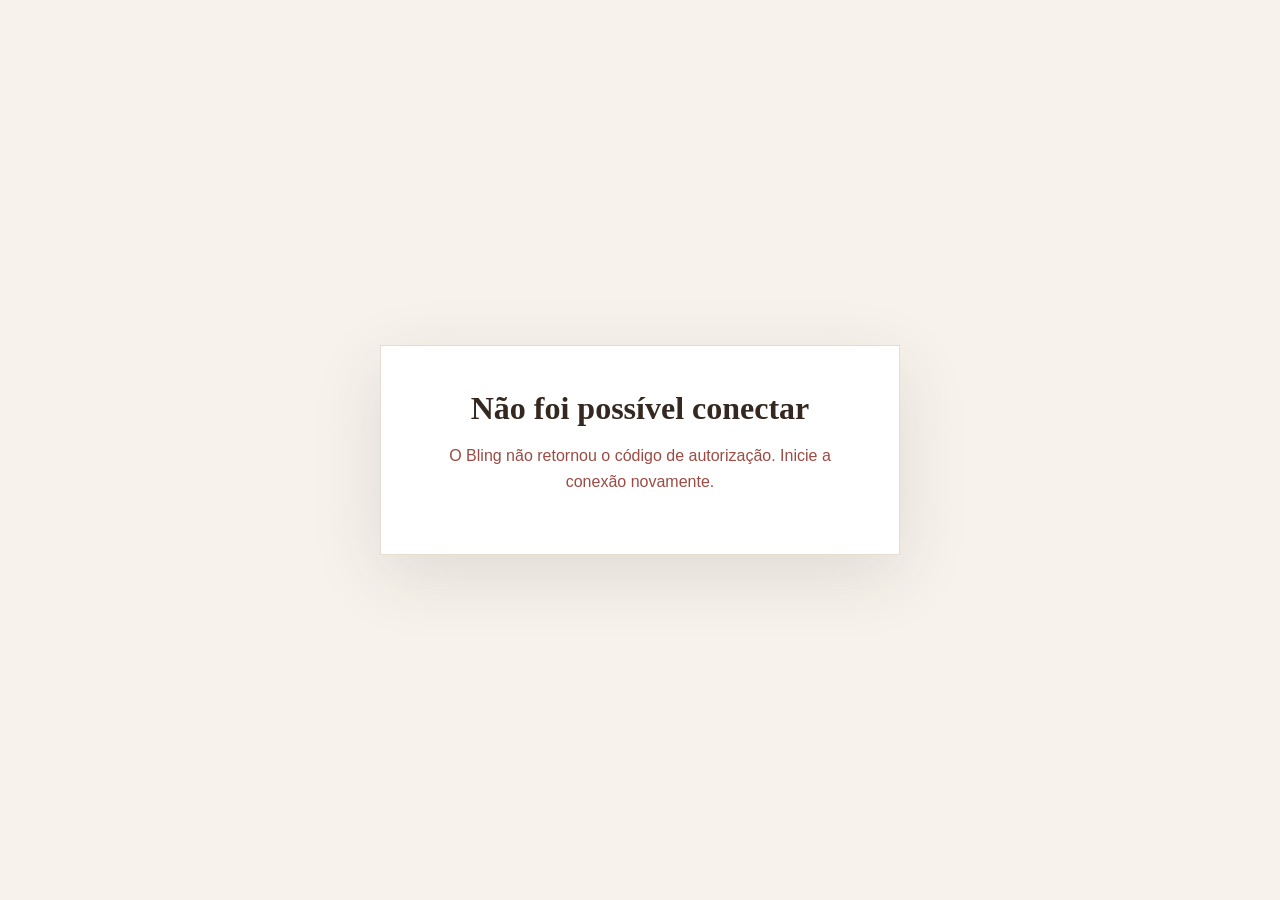
<file: functions local/bling-callback.html>
<!DOCTYPE html>
<html lang="pt-BR">
<head>
  <meta charset="UTF-8">
  <meta name="viewport" content="width=device-width, initial-scale=1.0">
  <title>Conectando ao Bling | Relpps</title>
  <style>
    *{box-sizing:border-box}body{margin:0;min-height:100vh;display:grid;place-items:center;background:#f7f3ec;color:#342820;font-family:Arial,sans-serif}.box{width:min(92%,520px);padding:44px;background:#fff;border:1px solid #e6ddd0;box-shadow:0 20px 70px rgba(52,40,32,.12);text-align:center}.spinner{width:38px;height:38px;margin:0 auto 24px;border:3px solid #eadfce;border-top-color:#b98b3e;border-radius:50%;animation:spin .8s linear infinite}@keyframes spin{to{transform:rotate(360deg)}}h1{font-family:Georgia,serif;font-size:32px;margin:0 0 10px}p{color:#776d65;line-height:1.6}.ok{color:#55724d}.error{color:#9b4b43}.btn{display:inline-block;margin-top:20px;padding:13px 22px;background:#342820;color:#fff;text-decoration:none;border-radius:2px}
  </style>
</head>
<body>
  <main class="box">
    <div class="spinner" id="spinner"></div>
    <h1 id="title">Conectando ao Bling</h1>
    <p id="message">Aguarde. Estamos finalizando a conexão segura.</p>
  </main>
<script>
(async function(){
  const params=new URLSearchParams(location.search);
  const code=params.get('code');
  const state=params.get('state');
  const error=params.get('error');
  const title=document.getElementById('title');
  const message=document.getElementById('message');
  const spinner=document.getElementById('spinner');
  if(error){
    spinner.style.display='none'; title.textContent='Conexão cancelada'; message.className='error'; message.textContent=params.get('error_description')||'O Bling não autorizou a conexão.'; return;
  }
  if(!code||!state){
    spinner.style.display='none'; title.textContent='Não foi possível conectar'; message.className='error'; message.textContent='O Bling não retornou o código de autorização. Inicie a conexão novamente.'; return;
  }
  try{
    const r=await fetch('/api/bling?action=callback',{method:'POST',headers:{'Content-Type':'application/json'},body:JSON.stringify({code,state})});
    const data=await r.json().catch(()=>({}));
    if(!r.ok) throw new Error(data.message||'Falha ao concluir a autorização.');
    spinner.style.display='none'; title.textContent='Bling conectado'; message.className='ok'; message.textContent='A conexão foi concluída com sucesso. Você já pode voltar para a loja.';
    const a=document.createElement('a'); a.className='btn'; a.href='/index.html#produtos'; a.textContent='Voltar para a loja'; document.querySelector('.box').appendChild(a);
  }catch(e){
    spinner.style.display='none'; title.textContent='Erro na conexão'; message.className='error'; message.textContent=e.message;
  }
})();
</script>
</body>
</html>
</file>
<file: styles.css>
:root{
  --brown:#5a4637;
  --brown-dark:#382b22;
  --gold:#b58a43;
  --gold-light:#e2c98f;
  --cream:#f7f3ee;
  --white:#fff;
  --ink:#292521;
  --muted:#817970;
  --line:#e8e0d8;
  --green:#25a85a;
  --shadow:0 18px 50px rgba(58,42,28,.10);
}
*{box-sizing:border-box}html{scroll-behavior:smooth}body{margin:0;color:var(--ink);background:#fff;font-family:"DM Sans",sans-serif}button,input{font:inherit}button{cursor:pointer}a{color:inherit;text-decoration:none}.container{width:min(1180px,calc(100% - 40px));margin:auto}.hidden{display:none!important}
.announcement{height:36px;background:linear-gradient(90deg,#382b22 0%,#4a382b 42%,#382b22 100%);color:#fff;overflow:hidden;display:flex;align-items:center;white-space:nowrap;border-bottom:1px solid rgba(226,201,143,.18)}
.announcement-track{display:flex;align-items:center;width:max-content;min-width:200%;animation:announcementMarquee 28s linear infinite}
.announcement-set{display:flex;align-items:center;flex:0 0 auto;gap:26px;padding-right:26px;font-size:11px;letter-spacing:.55px;font-weight:700}
.announcement-set span{display:inline-flex;align-items:center;gap:6px}.announcement-set b{color:var(--gold-light);font-size:13px;line-height:1;font-weight:700}
.announcement:hover .announcement-track{animation-play-state:paused}
@keyframes announcementMarquee{from{transform:translateX(0)}to{transform:translateX(-50%)}}
.site-header{position:sticky;top:0;z-index:50;background:rgba(255,255,255,.97);backdrop-filter:blur(14px);border-bottom:1px solid var(--line)}
.header-main{height:116px;display:grid;grid-template-columns:1fr 190px 1fr;align-items:center;gap:24px}.brand{justify-self:center;width:125px;height:92px;display:grid;place-items:center}.brand img{width:100%;height:100%;object-fit:contain}
.search-box{display:flex;width:min(330px,100%);height:44px;border:1px solid var(--line);background:#faf9f7;transition:opacity .28s ease,transform .28s ease,visibility .28s ease}.search-box.header-search-hidden{opacity:0;transform:translateY(-12px);visibility:hidden;pointer-events:none}.search-box input{border:0;outline:0;background:transparent;padding:0 14px;flex:1;color:var(--ink)}.search-box button{border:0;background:none;font-size:27px;color:var(--brown)}
.header-actions{justify-self:end;display:flex;align-items:center;gap:16px}.header-link{border:0;background:none;display:flex;gap:8px;align-items:center;text-align:left;color:var(--brown)}.header-link b,.header-link small{display:block}.header-link small{color:var(--muted);font-size:11px}.icon{font-size:26px}.header-icon{width:42px;height:42px;border:1px solid var(--line);display:grid;place-items:center;border-radius:50%;font-size:20px;position:relative;background:#fff}.whatsapp-icon svg{width:20px;height:20px;fill:#111;display:block}.whatsapp-icon:hover svg{transform:scale(1.06)}.cart-mini em{position:absolute;right:-5px;top:-6px;background:var(--gold);color:#fff;border-radius:50%;font-size:10px;min-width:18px;height:18px;display:grid;place-items:center;font-style:normal}
.nav-bar{height:52px;display:flex;justify-content:center;gap:31px;align-items:center;border-top:1px solid #f3eee8;color:var(--brown);font-size:11px;font-weight:700;letter-spacing:.4px}.nav-bar a{transition:.2s}.nav-bar a:hover{color:var(--gold)}.mobile-menu{display:none}
.hero{min-height:520px;background:linear-gradient(100deg,#f5f0e9,#eadfce);display:grid;grid-template-columns:1fr 1fr;overflow:hidden}.hero-copy{padding:78px max(20px,calc((100vw - 1180px)/2)) 78px 8vw;display:flex;flex-direction:column;justify-content:center;align-items:flex-start}.eyebrow{font-size:10px;letter-spacing:2.2px;color:var(--gold);font-weight:800}.hero h1{font:600 clamp(42px,5vw,68px)/.98 "Playfair Display",serif;margin:18px 0 20px;color:var(--brown-dark)}.hero h1 i{color:var(--gold);font-weight:500}.hero-copy>p:not(.eyebrow){max-width:460px;color:#6d625a;line-height:1.8;margin:0 0 28px}.btn{border:0;padding:15px 25px;font-size:11px;font-weight:800;letter-spacing:1.2px;min-height:48px}.btn-gold{background:var(--gold);color:#fff}.btn-gold:hover{background:#9e7736}.btn-dark{background:var(--brown-dark);color:#fff}.full{width:100%}
.hero-art{position:relative;min-height:520px;background:radial-gradient(circle at 50% 40%,#f5e6c7 0,#ddc5a0 35%,#b39161 100%);overflow:hidden}.hero-art:after{content:"";position:absolute;inset:0;background:linear-gradient(135deg,transparent 45%,rgba(255,255,255,.22));}.hero-orb{position:absolute;border-radius:50%;background:rgba(255,255,255,.25);filter:blur(1px)}.orb-one{width:330px;height:330px;right:10%;top:5%}.orb-two{width:220px;height:220px;left:3%;bottom:-70px}.hero-card{position:absolute;z-index:3;right:12%;top:28%;background:rgba(255,255,255,.85);padding:24px 28px;box-shadow:var(--shadow);min-width:235px}.hero-card span,.hero-card small{display:block;font-size:10px;color:var(--muted);letter-spacing:2px}.hero-card strong{display:block;font:600 30px "Playfair Display";color:var(--brown);margin:7px 0}.bottle,.jar{position:absolute;z-index:2;filter:drop-shadow(0 22px 15px rgba(58,42,28,.25))}.bottle{bottom:-30px;width:95px;height:300px;border-radius:24px 24px 13px 13px;background:linear-gradient(90deg,#80653f,#e7c781,#947340);border:3px solid rgba(255,255,255,.45)}.bottle:before{content:"RELPP'S";position:absolute;top:100px;left:8px;right:8px;text-align:center;color:#fff;font:600 15px "Playfair Display";writing-mode:vertical-rl;transform:rotate(180deg)}.bottle:after{content:"";position:absolute;top:-52px;left:18px;width:58px;height:60px;background:#43352a;border-radius:9px 9px 4px 4px}.bottle-a{left:18%;transform:rotate(-9deg)}.bottle-b{right:18%;height:250px;transform:rotate(8deg)}.jar{width:190px;height:90px;border-radius:18px 18px 30px 30px;background:linear-gradient(#d8d0c5,#9e8c79);bottom:15px;left:43%}.jar:before{content:"";position:absolute;width:200px;height:28px;background:#f5eee4;border-radius:50%;top:-10px;left:-5px}.jar:after{content:"GEL";position:absolute;left:0;right:0;top:24px;text-align:center;color:#fff;font:600 22px "Playfair Display"}
.section-heading{display:flex;justify-content:space-between;align-items:end;margin-bottom:28px}.section-heading.centered{display:block;text-align:center}.section-heading h2{font:600 34px/1.1 "Playfair Display";color:var(--brown-dark);margin:9px 0 0}.text-button{background:none;border:0;color:var(--gold);font-weight:700}.category-strip{padding:72px 0 44px}.category-grid{display:grid;grid-template-columns:repeat(4,1fr);gap:18px}.category-card{border:1px solid var(--line);background:#fff;padding:18px 10px 16px;transition:.25s;color:var(--brown);box-shadow:0 5px 20px rgba(0,0,0,.03)}.category-card:hover{transform:translateY(-4px);border-color:#d7c19a;box-shadow:var(--shadow)}.category-card b{display:block;font-size:14px;margin-top:12px}.category-card small{display:block;margin:7px auto 0;max-width:260px;font-size:11px;line-height:1.5;color:var(--muted)}.category-art{width:82px;height:82px;border-radius:50%;display:grid;place-items:center;margin:auto;font:32px "Playfair Display";color:#fff}.art-gold{background:linear-gradient(135deg,#caa75d,#76542f)}.art-silver{background:linear-gradient(135deg,#d9d4ce,#827c75)}.art-pink{background:linear-gradient(135deg,#e4b9b0,#9c6e67)}.art-brown{background:linear-gradient(135deg,#8e7055,#3d2e23)}.art-dark{background:linear-gradient(135deg,#554e48,#1d1a18)}
.benefits{display:grid;grid-template-columns:repeat(4,1fr);gap:1px;background:var(--line);border:1px solid var(--line);margin-top:18px;margin-bottom:70px}.benefits>div{background:#fff;padding:23px;display:flex;gap:14px;align-items:center}.benefits span{width:40px;height:40px;border-radius:50%;background:var(--cream);display:grid;place-items:center;color:var(--gold);font-size:10px;font-weight:800}.benefits b,.benefits small{display:block}.benefits b{font-size:13px}.benefits small{color:var(--muted);font-size:11px;margin-top:3px}
.products-section{padding:10px 0 80px}.product-grid{display:grid;grid-template-columns:repeat(4,1fr);gap:20px}.product-card{position:relative;background:#fff;min-width:0}.product-image{aspect-ratio:1/1.08;background:#f5f2ee;overflow:hidden;position:relative}.product-image img{width:100%;height:100%;object-fit:cover;transition:.35s}.product-card:hover .product-image img{transform:scale(1.04)}.badge{position:absolute;top:12px;left:12px;background:var(--brown-dark);color:#fff;padding:7px 9px;font-size:9px;font-weight:800;letter-spacing:1px}.stock-dot{position:absolute;right:12px;top:12px;background:#fff;padding:6px 8px;font-size:9px;color:#3c8656}.product-info{padding:15px 3px}.product-info .category{font-size:9px;letter-spacing:1.5px;color:var(--gold);font-weight:800}.product-info h3{font:600 18px "DM Sans",sans-serif;margin:7px 0;color:var(--brown-dark)}.product-price{font-weight:800;color:var(--brown);font-size:17px}.product-old{text-decoration:line-through;color:#a69b92;font-size:12px;margin-right:6px}.product-actions{display:flex;gap:8px;margin-top:13px}.product-actions button{flex:1;border:1px solid var(--line);background:#fff;padding:11px 7px;font-size:10px;font-weight:800;letter-spacing:.6px;color:var(--brown)}.product-actions button:last-child{background:var(--brown-dark);color:#fff;border-color:var(--brown-dark)}
.promo-banner{margin-bottom:90px;background:var(--brown-dark);color:#fff;min-height:210px;padding:38px 48px;display:flex;align-items:center;justify-content:space-between;overflow:hidden;position:relative}.promo-banner:after{content:"";position:absolute;width:330px;height:330px;border:1px solid rgba(255,255,255,.12);border-radius:50%;right:-90px;top:-60px}.promo-banner h2{font:600 38px "Playfair Display";margin:10px 0}.promo-banner p{color:#d9d0c7;max-width:620px;line-height:1.7;font-size:13px}.promo-seal{width:115px;height:115px;border:1px solid rgba(255,255,255,.5);border-radius:50%;display:grid;place-items:center;text-align:center;font-size:9px;letter-spacing:1.5px;z-index:1}.promo-seal b{font:600 16px "Playfair Display";letter-spacing:0}
.brands{padding-bottom:80px}.brand-row{display:grid;grid-template-columns:repeat(6,1fr);border-top:1px solid var(--line);border-bottom:1px solid var(--line)}.brand-row span{padding:24px 8px;text-align:center;color:#80766e;font:600 15px "Playfair Display";letter-spacing:1px;border-right:1px solid var(--line)}.brand-row span:last-child{border:0}
.service-section{display:grid;grid-template-columns:1fr 1fr;margin-bottom:90px}.service-card{padding:48px;background:var(--brown-dark);color:#fff}.service-card.light{background:var(--cream);color:var(--brown-dark)}.service-card h2{font:600 34px "Playfair Display";margin:10px 0}.service-card p{color:#d7d0ca;line-height:1.8;max-width:470px;font-size:13px;margin-bottom:25px}.service-card.light p{color:var(--muted)}
footer{background:#231d19;color:#eee}.footer-main{display:grid;grid-template-columns:1.6fr 1fr 1fr 1.3fr;gap:40px;padding:55px 0}.footer-logo{width:145px;object-fit:contain;align-self:start}.footer-main h4{font-size:12px;letter-spacing:1px}.footer-main a,.footer-main p{display:block;color:#bfb6af;font-size:12px;line-height:2}.footer-main small{color:#81776f}.footer-bottom{text-align:center;border-top:1px solid #3d3530;color:#8e847d;font-size:10px;padding:18px}
.floating-cart{position:fixed;right:22px;bottom:22px;z-index:70;border:0;background:var(--brown-dark);color:#fff;padding:14px 17px;box-shadow:0 12px 35px rgba(0,0,0,.25);display:flex;gap:10px;align-items:center;font-size:12px;font-weight:700}.floating-cart em{background:var(--gold);width:20px;height:20px;border-radius:50%;display:grid;place-items:center;font-style:normal;font-size:10px}
.modal-backdrop{position:fixed;inset:0;background:rgba(29,23,19,.62);z-index:100;display:grid;place-items:center;padding:20px}.product-modal,.checkout-modal,.simple-modal{width:min(1000px,100%);max-height:92vh;overflow:auto;background:#fff;position:relative;box-shadow:0 30px 90px rgba(0,0,0,.3)}.modal-close{position:absolute;right:18px;top:14px;border:0;background:transparent;font-size:30px;color:var(--brown);z-index:2}.modal-product-grid{display:grid;grid-template-columns:1fr 1fr}.modal-image-wrap{min-height:520px;background:#f5f2ee}.modal-image-wrap img{width:100%;height:100%;object-fit:cover}.modal-info{padding:65px 45px 40px}.modal-info h2{font:600 32px/1.2 "DM Sans",sans-serif;margin:10px 0;color:var(--brown-dark)}.modal-info>p{color:var(--muted);line-height:1.7;font-size:13px}.variation-group{margin:24px 0}.variation-group h4{font-size:11px;letter-spacing:1px;margin-bottom:10px;color:var(--brown)}.variation-list{display:flex;gap:8px;flex-wrap:wrap}.variation-btn{background:#fff;border:1px solid var(--line);padding:9px 12px;font-size:11px}.variation-btn.selected{border-color:var(--gold);background:#faf4e8}.modal-price{display:flex;justify-content:space-between;align-items:end;margin:25px 0}.modal-price strong{font-size:27px;color:var(--brown)}.modal-price small{font-size:11px;color:#4d8c60}
.cart-drawer{position:fixed;z-index:90;right:0;top:0;height:100%;width:min(430px,100%);background:#fff;transform:translateX(100%);transition:.3s;display:flex;flex-direction:column;box-shadow:-20px 0 60px rgba(0,0,0,.15)}.cart-drawer.open{transform:none}.drawer-backdrop{position:fixed;inset:0;background:rgba(0,0,0,.35);z-index:80}.drawer-header{display:flex;justify-content:space-between;align-items:center;padding:26px;border-bottom:1px solid var(--line)}.drawer-header h3{margin:5px 0 0;font:600 28px "Playfair Display"}.drawer-header button{border:0;background:none;font-size:28px}.cart-items{flex:1;overflow:auto;padding:18px 24px}.cart-item{display:grid;grid-template-columns:70px 1fr auto;gap:12px;padding:14px 0;border-bottom:1px solid var(--line)}.cart-item img{width:70px;height:78px;object-fit:cover;background:#f5f2ee}.cart-item h4{margin:2px 0;font:600 15px "Playfair Display"}.cart-item small{color:var(--muted);display:block;margin-bottom:7px}.qty{display:flex;align-items:center;gap:7px}.qty button{width:24px;height:24px;border:1px solid var(--line);background:#fff}.qty span{font-size:11px}.cart-item strong{font-size:13px}.drawer-summary{padding:20px 24px;border-top:1px solid var(--line)}.drawer-summary>div{display:flex;justify-content:space-between;padding:6px 0;font-size:12px}.drawer-summary .total{border-top:1px solid var(--line);margin-top:7px;padding-top:14px;font-size:16px}.empty-cart{text-align:center;padding:70px 20px;color:var(--muted)}
.checkout-modal{padding:0}.checkout-header{padding:35px 40px;border-bottom:1px solid var(--line)}.checkout-header h2{font:600 34px "Playfair Display";margin:8px 0}.checkout-header p{color:var(--muted);font-size:12px}.checkout-layout{display:grid;grid-template-columns:1.5fr .8fr;gap:30px;padding:30px 40px}.form-section{border-bottom:1px solid var(--line);padding-bottom:24px;margin-bottom:24px}.form-section h3,.checkout-summary h3{font:600 20px "Playfair Display";margin:0 0 18px;color:var(--brown-dark)}.form-grid{display:grid;grid-template-columns:1fr 1fr;gap:14px}.form-grid label{font-size:10px;color:var(--muted);font-weight:700;letter-spacing:.4px}.form-grid input{display:block;width:100%;margin-top:6px;border:1px solid var(--line);padding:12px;background:#fff;outline:0}.form-grid input:focus{border-color:var(--gold)}.delivery-options,.payment-options{display:grid;gap:9px}.delivery-option,.payment-option{border:1px solid var(--line);padding:13px;display:flex;gap:10px;align-items:flex-start}.delivery-option:has(input:checked),.payment-option:has(input:checked){border-color:var(--gold);background:#fcf8f1}.delivery-option b,.delivery-option small,.payment-option b,.payment-option small{display:block}.delivery-option small,.payment-option small{color:var(--muted);font-size:10px;margin-top:3px}.checkout-summary{background:var(--cream);padding:25px;height:max-content;position:sticky;top:20px}.summary-item{display:flex;justify-content:space-between;font-size:11px;padding:8px 0;border-bottom:1px solid #e7ded4}.summary-line{display:flex;justify-content:space-between;font-size:12px;padding:7px 0}.summary-total{display:flex;justify-content:space-between;border-top:1px solid #d8cfc5;margin-top:10px;padding:15px 0;font-size:17px}.micro-note{font-size:9px;color:var(--muted);line-height:1.5}.toast{position:fixed;left:50%;bottom:25px;transform:translate(-50%,20px);background:var(--brown-dark);color:#fff;padding:13px 20px;font-size:12px;z-index:200;opacity:0;pointer-events:none;transition:.25s}.toast.show{opacity:1;transform:translate(-50%,0)}.simple-modal{width:min(440px,100%);padding:45px}.simple-modal h2{font:600 34px "Playfair Display";margin:10px 0}.simple-modal p{color:var(--muted);font-size:13px;line-height:1.7}.empty-state{text-align:center;padding:50px;color:var(--muted)}
@media(max-width:900px){.header-main{grid-template-columns:42px 1fr auto;height:92px}.mobile-menu{display:block;border:0;background:none;font-size:22px;color:var(--brown)}.search-box{position:absolute;top:98px;left:20px;right:20px;width:auto;z-index:2}.brand{width:85px;height:70px}.header-actions{gap:7px}.header-link{display:none}.nav-bar{overflow:auto;justify-content:flex-start;padding:0 20px;gap:24px;white-space:nowrap}.hero{grid-template-columns:1fr}.hero-copy{padding:60px 30px}.hero-art{min-height:360px}.category-grid{grid-template-columns:repeat(2,1fr)}.product-grid{grid-template-columns:repeat(2,1fr)}.benefits{grid-template-columns:repeat(2,1fr)}.brand-row{grid-template-columns:repeat(3,1fr)}.brand-row span:nth-child(3n){border-right:0}.service-section{grid-template-columns:1fr}.checkout-layout{grid-template-columns:1fr}.checkout-summary{position:static}.modal-product-grid{grid-template-columns:1fr}.modal-image-wrap{min-height:330px}.modal-info{padding:35px 25px}}
@media(max-width:600px){.container{width:min(100% - 28px,1180px)}.announcement{font-size:9px}.header-main{height:78px}.brand{width:72px}.header-icon{width:37px;height:37px}.search-box{top:84px}.hero-copy{padding:52px 20px}.hero h1{font-size:44px}.hero-art{min-height:300px}.hero-card{right:8%;top:24%;min-width:200px}.bottle-a{left:8%}.bottle-b{right:8%}.category-strip{padding-top:60px}.category-grid{grid-template-columns:1fr}.category-art{width:66px;height:66px}.benefits{grid-template-columns:1fr;margin-bottom:55px}.products-section{padding-bottom:55px}.product-grid{grid-template-columns:1fr 1fr;gap:13px}.product-info h3{font-size:16px}.promo-banner{padding:30px 24px}.promo-banner h2{font-size:29px}.promo-seal{width:90px;height:90px;flex:0 0 auto}.brand-row{grid-template-columns:repeat(2,1fr)}.brand-row span:nth-child(3n){border-right:1px solid var(--line)}.brand-row span:nth-child(2n){border-right:0}.footer-main{grid-template-columns:1fr 1fr}.footer-logo{grid-column:1/-1}.checkout-header{padding:30px 22px}.checkout-layout{padding:24px 22px}.form-grid{grid-template-columns:1fr}.floating-cart{right:12px;bottom:12px}.floating-cart span{display:none}}

/* HERO PRINCIPAL — banner de imagem em tela cheia */
.hero-slider{position:relative;width:100%;aspect-ratio:16/9;height:auto;overflow:hidden;background:#f7f3ee}
.hero-slides{position:absolute;inset:0}
.hero-slide{position:absolute;inset:0;display:block;opacity:0;visibility:hidden;transition:opacity .85s ease,visibility .85s ease}
.hero-slide.active{opacity:1;visibility:visible;z-index:1}
.hero-slide img{display:block;width:100%;height:100%;object-fit:contain;object-position:center;background:#f7f3ee;transform:scale(1.002);transition:transform 8s cubic-bezier(.2,.65,.2,1)}
.hero-slide.active img{transform:scale(1.018)}
.hero-arrow{position:absolute;z-index:4;top:50%;transform:translateY(-50%);width:48px;height:48px;border:1px solid rgba(255,255,255,.65);border-radius:50%;background:rgba(55,40,30,.28);color:#fff;font-size:34px;line-height:1;cursor:pointer;backdrop-filter:blur(5px);transition:.25s}
.hero-arrow:hover{background:rgba(55,40,30,.65);transform:translateY(-50%) scale(1.05)}
.hero-prev{left:22px}.hero-next{right:22px}
.hero-dots{position:absolute;z-index:5;bottom:20px;left:50%;transform:translateX(-50%);display:flex;gap:8px}
.hero-dot{width:8px;height:8px;padding:0;border:0;border-radius:50%;background:rgba(255,255,255,.55);cursor:pointer;transition:.25s}
.hero-dot.active{width:28px;border-radius:10px;background:#fff}
@media(max-width:900px){.hero-slider{height:auto;aspect-ratio:16/9}.hero-arrow{width:40px;height:40px;font-size:28px}.hero-prev{left:12px}.hero-next{right:12px}}
@media(max-width:600px){.hero-slider{height:auto;aspect-ratio:16/9}.hero-slide img{object-position:center;object-fit:contain}.hero-dots{bottom:14px}}

/* Conta do cliente */
.account-modal{width:min(620px,100%);padding:42px;max-height:92vh;overflow:auto}.account-tabs{display:grid;grid-template-columns:1fr 1fr;border-bottom:1px solid var(--line);margin:26px 0 22px}.account-tab{border:0;background:transparent;padding:13px 8px;font-size:10px;font-weight:800;letter-spacing:1px;color:var(--muted);border-bottom:2px solid transparent;cursor:pointer}.account-tab.active{color:var(--brown-dark);border-bottom-color:var(--gold)}.account-form{display:grid;gap:14px}.account-form label{font-size:10px;color:var(--muted);font-weight:700;letter-spacing:.4px}.account-form input{display:block;width:100%;margin-top:6px;border:1px solid var(--line);padding:12px;background:#fff;outline:0}.account-form input:focus{border-color:var(--gold)}.account-status{min-height:16px;margin:0;color:#a35f36;font-size:11px}.account-saved{display:grid;gap:18px}.account-welcome{background:var(--cream);padding:22px}.account-welcome h3{font:600 30px "Playfair Display";margin:6px 0}.account-welcome p{font-size:12px;color:var(--muted);margin:0}.saved-address{border:1px solid var(--line);padding:18px;font-size:12px;line-height:1.8;color:var(--brown)}.account-actions{display:flex;align-items:center;gap:18px;flex-wrap:wrap}.account-actions .btn{flex:1}.account-actions .text-button{border:0;background:transparent;cursor:pointer}
@media(max-width:600px){.account-modal{padding:32px 20px}.account-actions{display:grid}.account-actions .btn{width:100%}}

.address-choice{display:grid;grid-template-columns:repeat(2,minmax(0,1fr));gap:10px;margin:0 0 16px}
.address-choice-option{display:flex;align-items:flex-start;gap:10px;padding:14px 16px;border:1px solid var(--line,#ddd);background:#fff;cursor:pointer;transition:.2s}
.address-choice-option:has(input:checked){border-color:var(--gold,#b98b3d);box-shadow:0 0 0 1px var(--gold,#b98b3d) inset}
.address-choice-option input{margin-top:3px;accent-color:var(--gold,#b98b3d)}
.address-choice-option span{display:flex;flex-direction:column;gap:4px}
.address-choice-option b{font-size:14px}
.address-choice-option small{font-size:11px;opacity:.7}
.address-fields.address-saved input{background:#f7f4ef}
@media(max-width:700px){.address-choice{grid-template-columns:1fr}}

.address-choice-option.disabled{opacity:.55;cursor:not-allowed}.address-choice-option.disabled input{cursor:not-allowed}.address-fields.address-saved input{background:#f7f4ef}

/* Refinamento visual, navegação por imagem/nome e animações suaves */
.product-detail-trigger{display:block;width:100%;padding:0;border:0;text-align:left;color:inherit;font:inherit;cursor:pointer;background:#f5f2ee}
.product-detail-trigger:focus-visible,.product-name-link:focus-visible{outline:2px solid var(--gold);outline-offset:3px}
.product-name-link{display:block;width:100%;padding:0;border:0;background:transparent;text-align:left;color:var(--brown-dark);font:600 16px/1.35 "DM Sans",sans-serif;cursor:pointer;margin:7px 0}
.product-name-link:hover{color:var(--gold)}
.product-actions button:only-child{width:100%}
.product-detail-trigger .badge,.product-detail-trigger .stock-dot{pointer-events:none}

.scroll-reveal,.reveal-item{opacity:0;transform:translateY(24px);transition:opacity .65s ease,transform .65s cubic-bezier(.22,1,.36,1);transition-delay:var(--reveal-delay,0ms)}
.scroll-reveal.is-visible,.reveal-item.is-visible{opacity:1;transform:none}
.category-card,.benefits>div,.service-card,.promo-banner{will-change:transform,opacity}

/* Mobile: mostra o banner inteiro sem cortes e deixa a composição respirar */
@media(max-width:900px){
  .hero-slider{height:auto;min-height:0;aspect-ratio:2/1;background:#f5efe7}
  .hero-slide{display:flex;align-items:center;justify-content:center}
  .hero-slide img{width:100%;height:100%;object-fit:contain;object-position:center;background:#f5efe7}
  .hero-arrow{top:auto;bottom:16px;transform:none;width:38px;height:38px;font-size:27px;background:rgba(55,40,30,.18)}
  .hero-arrow:hover{transform:scale(1.04)}
  .hero-prev{left:14px}.hero-next{right:14px}
  .hero-dots{bottom:17px}
}
@media(max-width:600px){
  .hero-slider{aspect-ratio:2/1}
  .hero-slide img{object-fit:contain}
  .hero-arrow{bottom:12px;width:34px;height:34px;font-size:24px}
  .hero-dots{bottom:13px}
  .product-image{aspect-ratio:1/1.05}
  .product-name-link{font-size:16px;line-height:1.2}
  .product-info{padding:13px 2px}
  .product-actions{margin-top:10px}
  .product-actions button{padding:10px 6px}
}
@media(prefers-reduced-motion:reduce){
  html{scroll-behavior:auto}
  .scroll-reveal,.reveal-item{opacity:1;transform:none;transition:none}
  .product-image img{transition:none}
}


/* Animações elegantes e contínuas */
body{position:relative;overflow-x:hidden}
body::before{content:"";position:fixed;inset:-20%;z-index:-1;pointer-events:none;background:radial-gradient(circle at 12% 18%,rgba(181,138,67,.08),transparent 24%),radial-gradient(circle at 88% 72%,rgba(90,70,55,.07),transparent 28%);animation:ambientGlow 14s ease-in-out infinite alternate}
.site-header{animation:headerBreath 8s ease-in-out infinite}
.header-icon,.header-link{transition:transform .3s ease,box-shadow .3s ease}.header-icon:hover,.header-link:hover{transform:translateY(-2px);box-shadow:0 10px 24px rgba(58,42,28,.08)}
.btn,.product-actions button,.delivery-option,.payment-option,.address-choice-option{transition:transform .3s ease,box-shadow .3s ease,border-color .3s ease,background .3s ease}
.btn:hover,.product-actions button:hover,.delivery-option:hover,.payment-option:hover,.address-choice-option:hover{transform:translateY(-2px);box-shadow:0 10px 24px rgba(58,42,28,.08)}
.product-card{transition:transform .45s cubic-bezier(.22,1,.36,1),box-shadow .45s ease}.product-card:hover{transform:translateY(-6px);box-shadow:0 18px 42px rgba(58,42,28,.10)}
.category-card,.benefits>div,.service-card,.promo-banner,.brands,.checkout-summary,.form-section{transition:transform .5s cubic-bezier(.22,1,.36,1),box-shadow .5s ease}
.category-card:hover,.service-card:hover,.promo-banner:hover,.checkout-summary:hover{box-shadow:0 18px 42px rgba(58,42,28,.09)}
.category-art{animation:softFloat 5.5s ease-in-out infinite}.promo-seal{animation:softFloat 6s ease-in-out infinite reverse}.floating-cart{animation:cartFloat 4s ease-in-out infinite}.hero-card{animation:softFloat 7s ease-in-out infinite}
.announcement span{animation:letterGlow 4s ease-in-out infinite}
@keyframes ambientGlow{0%{transform:translate3d(-1%,0,0) scale(1)}100%{transform:translate3d(1%,1%,0) scale(1.04)}}
@keyframes headerBreath{0%,100%{box-shadow:0 1px 0 rgba(58,42,28,.03)}50%{box-shadow:0 8px 30px rgba(58,42,28,.06)}}
@keyframes softFloat{0%,100%{transform:translateY(0)}50%{transform:translateY(-5px)}}
@keyframes cartFloat{0%,100%{transform:translateY(0)}50%{transform:translateY(-4px)}}
@keyframes letterGlow{0%,100%{opacity:.82}50%{opacity:1}}
@media(prefers-reduced-motion:reduce){body::before,.site-header,.category-art,.promo-seal,.floating-cart,.hero-card,.announcement span,.announcement-track{animation:none}.product-card:hover,.btn:hover,.product-actions button:hover,.delivery-option:hover,.payment-option:hover,.address-choice-option:hover{transform:none}}

/* Catálogo: filtros organizados sem alterar a identidade visual */
.catalog-count{font-size:11px;letter-spacing:1px;text-transform:uppercase;color:var(--muted);font-weight:700}
.catalog-filters{display:grid;grid-template-columns:minmax(280px,1fr) 210px 210px auto;gap:10px;margin:0 0 14px}
.catalog-search{display:flex;align-items:center;gap:9px;background:#fff;border:1px solid var(--line);border-radius:10px;padding:0 14px;min-height:50px;box-shadow:0 6px 20px rgba(58,42,28,.035)}
.catalog-search span{font-size:23px;color:var(--brown)}
.catalog-search input{width:100%;border:0;outline:0;background:transparent;color:var(--ink);font:inherit}
.catalog-filters select,.filter-reset{min-height:50px;border:1px solid var(--line);border-radius:10px;background:#fff;color:var(--brown-dark);padding:0 14px;font:600 12px "DM Sans",sans-serif;outline:0}
.catalog-filters select:focus,.catalog-search:focus-within{border-color:var(--gold);box-shadow:0 0 0 3px rgba(181,138,67,.09)}
.filter-reset{cursor:pointer;background:var(--brown-dark);color:#fff;border-color:var(--brown-dark);transition:.3s}
.filter-reset:hover{transform:translateY(-2px);box-shadow:0 10px 24px rgba(58,42,28,.12)}
.catalog-categories{display:flex;gap:8px;flex-wrap:wrap;margin:0 0 26px}
.catalog-chip{border:1px solid var(--line);background:#fff;color:var(--brown);border-radius:999px;padding:10px 15px;font:700 11px "DM Sans",sans-serif;cursor:pointer;transition:.3s}
.catalog-chip:hover{transform:translateY(-2px);border-color:#d7c19a}
.catalog-chip.active{background:var(--brown-dark);border-color:var(--brown-dark);color:#fff}
@media(max-width:900px){.catalog-filters{grid-template-columns:1fr 1fr}.catalog-search{grid-column:1/-1}.filter-reset{width:100%}}
@media(max-width:600px){.catalog-filters{grid-template-columns:1fr}.catalog-search{grid-column:auto}.catalog-count{display:block;margin-top:8px}.catalog-categories{flex-wrap:nowrap;overflow-x:auto;padding-bottom:4px;scrollbar-width:none}.catalog-categories::-webkit-scrollbar{display:none}.catalog-chip{flex:0 0 auto}.catalog-filters select,.filter-reset,.catalog-search{min-height:48px}}


/* Categorias principais: somente as áreas atendidas pela Relpps */
.nav-bar a[data-area]{position:relative}
.nav-bar a[data-area]::after{content:"";position:absolute;left:50%;bottom:-7px;width:0;height:2px;background:var(--gold);transform:translateX(-50%);transition:width .25s ease}
.nav-bar a[data-area]:hover::after{width:70%}
.category-grid-main .category-card{min-height:210px;display:flex;flex-direction:column;justify-content:center;border-radius:20px;padding:24px 16px;background:linear-gradient(145deg,#fff,#f8f4ee)}
.category-grid-main .category-card small{max-width:220px}
.category-card-equipamentos .category-art{background:linear-gradient(135deg,#51463e,#241d19)}
@media(max-width:600px){.category-grid-main{grid-template-columns:1fr 1fr}.category-grid-main .category-card{min-height:185px;padding:18px 10px}.category-grid-main .category-card b{font-size:13px}.category-grid-main .category-card small{font-size:10px}}

/* Mega categorias + funil de navegação */
.nav-bar{position:relative;z-index:40}
.nav-mega{height:100%;display:flex;align-items:center;position:relative}
.nav-mega-trigger{height:100%;padding:0;border:0;background:transparent;color:var(--brown);font:700 11px/1 "DM Sans";letter-spacing:.4px;cursor:pointer;white-space:nowrap}.nav-mega-trigger span{font-size:14px;margin-left:4px;font-weight:400}.nav-mega-trigger:hover{color:var(--gold)}
.mega-panel{position:absolute;top:calc(100% - 1px);left:50%;transform:translate(-50%,8px);width:min(900px,94vw);padding:26px 28px 22px;background:#fff;border:1px solid var(--line);box-shadow:0 22px 50px rgba(45,33,24,.18);display:grid;grid-template-columns:190px 1fr 170px;gap:24px;opacity:0;visibility:hidden;pointer-events:none;transition:.22s ease;border-radius:0 0 16px 16px}.nav-mega:hover .mega-panel,.nav-mega:focus-within .mega-panel,.nav-mega.open .mega-panel{opacity:1;visibility:visible;pointer-events:auto;transform:translate(-50%,0)}
.mega-intro{border-right:1px solid var(--line);padding:8px 22px 8px 0}.mega-kicker{display:block;color:var(--gold);font-size:10px;font-weight:700;letter-spacing:1.4px;margin-bottom:9px}.mega-intro b{display:block;font-size:19px;line-height:1.18;color:var(--brown-dark);margin-bottom:9px}.mega-intro small{font-size:11px;line-height:1.55;color:var(--muted)}
.mega-links{display:grid;grid-template-columns:repeat(2,minmax(0,1fr));align-content:start;gap:3px 24px}.mega-links button,.mega-all{border:0;background:transparent;text-align:left;padding:8px 4px;color:var(--brown);font:500 13px/1.25 "DM Sans";cursor:pointer}.mega-links button:hover{color:var(--gold);transform:translateX(3px)}.mega-all{align-self:end;justify-self:stretch;background:var(--brown-dark);color:#fff!important;border-radius:10px;padding:13px 14px;text-align:center;font-weight:700}.mega-all:hover{background:var(--gold)}
.category-funnel{display:none;margin:0 auto 44px;padding:30px;border:1px solid var(--line);border-radius:22px;background:linear-gradient(145deg,#fff,#f8f4ee);box-shadow:var(--shadow)}.category-funnel.active{display:block;animation:funnelIn .28s ease}.funnel-head{display:flex;justify-content:space-between;gap:20px;align-items:flex-start;margin-bottom:22px}.funnel-head h2{font:600 27px/1.1 "Playfair Display";color:var(--brown-dark);margin:7px 0}.funnel-head p{margin:0;color:var(--muted);font-size:13px}.funnel-close{border:0;width:36px;height:36px;border-radius:50%;background:#fff;color:var(--brown);font-size:24px;cursor:pointer;box-shadow:var(--shadow)}.funnel-options{display:grid;grid-template-columns:repeat(4,1fr);gap:12px}.funnel-option{border:1px solid var(--line);background:#fff;border-radius:14px;padding:16px 14px;text-align:left;cursor:pointer;min-height:78px;transition:.2s}.funnel-option:hover{border-color:var(--gold);transform:translateY(-3px);box-shadow:0 10px 24px rgba(58,42,28,.08)}.funnel-option b{display:block;color:var(--brown-dark);font-size:14px}.funnel-option small{display:block;color:var(--muted);font-size:11px;margin-top:5px;line-height:1.35}
@keyframes funnelIn{from{opacity:0;transform:translateY(-8px)}to{opacity:1;transform:none}}
@media(max-width:900px){.nav-mega{height:auto}.nav-mega-trigger{height:52px}.mega-panel{position:fixed;left:14px;right:14px;top:126px;width:auto;transform:translateY(8px);grid-template-columns:1fr;max-height:70vh;overflow:auto}.nav-mega:hover .mega-panel,.nav-mega:focus-within .mega-panel,.nav-mega.open .mega-panel{transform:none}.mega-intro{border-right:0;border-bottom:1px solid var(--line);padding:0 0 14px}.mega-all{margin-top:4px}.funnel-options{grid-template-columns:repeat(2,1fr)}}
@media(max-width:600px){.mega-panel{top:92px;padding:20px}.mega-links{grid-template-columns:1fr}.funnel-head h2{font-size:23px}.category-funnel{padding:22px 16px}.funnel-options{grid-template-columns:1fr 1fr;gap:9px}.funnel-option{padding:13px 11px;min-height:70px}}
/* Variações agrupadas: opções sem combinação/estoque ficam indisponíveis. */
.variation-btn:disabled{opacity:.38;cursor:not-allowed;text-decoration:line-through}
.product-variations-note{font-size:10px;color:var(--muted);margin:5px 0 2px}


/* Navegação elegante, conta e paginação */
.account-face-icon{display:grid;place-items:center;width:26px;height:26px;color:var(--brown-dark)}
.account-face-icon svg{width:24px;height:24px;fill:none;stroke:currentColor;stroke-width:1.65;stroke-linecap:round;stroke-linejoin:round}
.nav-mega-trigger{display:inline-flex;align-items:center;gap:7px}
.nav-chevron{width:7px;height:7px;border-right:1.6px solid currentColor;border-bottom:1.6px solid currentColor;transform:rotate(45deg) translateY(-2px);display:inline-block;opacity:.75;transition:transform .2s ease,opacity .2s ease}
.nav-mega.open .nav-chevron{transform:rotate(225deg) translate(-1px,-1px);opacity:1}
.catalog-pagination{display:flex;justify-content:center;align-items:center;gap:7px;margin:36px 0 6px;flex-wrap:wrap}
.catalog-pagination button{min-width:38px;height:38px;border:1px solid var(--line);background:#fff;color:var(--brown-dark);font:600 13px "DM Sans",sans-serif;cursor:pointer;transition:.2s}
.catalog-pagination button:hover:not(:disabled){border-color:var(--gold);color:var(--gold);transform:translateY(-1px)}
.catalog-pagination button.active{background:var(--brown-dark);color:#fff;border-color:var(--brown-dark)}
.catalog-pagination button:disabled{opacity:.38;cursor:not-allowed}.catalog-pagination span{padding:0 2px;color:var(--muted)}

/* Carrinho com continuação de compra e sugestões */
.cart-drawer{overflow:hidden}
.cart-items{flex:0 1 auto;min-height:0;max-height:33vh;padding:18px 24px;overflow:auto;scrollbar-gutter:stable}
.cart-related-wrap{padding:15px 18px 12px;border-top:1px solid var(--line);background:#fcfaf7;flex:0 0 auto;overflow:hidden}
.cart-related-head{display:flex;justify-content:space-between;gap:10px;align-items:center;margin-bottom:10px}.cart-related-head h4{margin:3px 0 0;font:600 18px "Playfair Display";color:var(--brown-dark)}
.cart-related-controls{display:flex;align-items:center;gap:6px}.cart-continue-link,.cart-back-site{border:0;background:transparent;color:var(--gold);font:700 10px "DM Sans",sans-serif;letter-spacing:.4px;cursor:pointer}.cart-related-arrow{width:27px;height:27px;border:1px solid var(--line);border-radius:50%;background:#fff;color:var(--brown-dark);font-size:20px;line-height:1;cursor:pointer;transition:.2s}.cart-related-arrow:hover{border-color:var(--gold);color:var(--gold);transform:translateY(-1px)}
.cart-related-viewport{overflow:hidden;margin:0 -2px}.cart-related{display:flex;gap:10px;overflow-x:auto;scroll-behavior:smooth;padding:2px 2px 8px;scroll-snap-type:x mandatory;scrollbar-width:none}.cart-related::-webkit-scrollbar{display:none}
.cart-related-item{flex:0 0 min(245px,72vw);scroll-snap-align:start;display:grid;grid-template-columns:72px 1fr;gap:10px;align-items:center;background:#fff;border:1px solid var(--line);padding:8px;min-height:88px;box-shadow:0 8px 22px rgba(50,38,25,.05)}
.cart-related-image{width:72px;height:72px;padding:0;border:0;background:#f5f2ee;cursor:pointer;overflow:hidden}.cart-related-image img{width:100%;height:100%;object-fit:cover}.cart-related-item>div{min-width:0;display:grid;grid-template-columns:1fr auto;column-gap:8px;align-items:center}.cart-related-name{border:0;background:transparent;padding:0;text-align:left;color:var(--brown-dark);font:600 11px/1.25 "DM Sans",sans-serif;cursor:pointer;white-space:nowrap;overflow:hidden;text-overflow:ellipsis}.cart-related-item span{font-size:11px;font-weight:700;color:var(--brown);white-space:nowrap}.cart-related-add{grid-column:1/-1;border:0;background:#f3eee8;color:var(--brown-dark);padding:7px 9px;font:700 9px "DM Sans",sans-serif;letter-spacing:.7px;text-transform:uppercase;cursor:pointer;margin-top:6px}.cart-related-add:hover{background:var(--brown-dark);color:#fff}
.drawer-summary{margin-top:auto;background:#fff;position:relative;z-index:2}.cart-checkout-actions{display:grid;grid-template-columns:1fr 1.2fr;gap:8px;margin-top:12px}.cart-checkout-actions .btn{width:100%;min-height:48px;font-size:10px;padding:10px}.cart-continue{background:#fff!important;color:var(--brown-dark)!important;border:1px solid var(--brown-dark)!important}.cart-back-site{display:block;margin:12px auto 0;color:var(--muted)}

/* Marcas em destaque: movimento lateral contínuo e elegante */
.brand-marquee{overflow:hidden;position:relative;border-left:1px solid var(--line);border-right:1px solid var(--line)}.brand-marquee::before,.brand-marquee::after{content:"";position:absolute;top:0;bottom:0;width:55px;z-index:2;pointer-events:none}.brand-marquee::before{left:0;background:linear-gradient(90deg,#fff,transparent)}.brand-marquee::after{right:0;background:linear-gradient(270deg,#fff,transparent)}.brand-track{display:flex;width:max-content;animation:brandMarquee 28s linear infinite}.brand-track span{flex:0 0 145px;border-bottom:0;transition:.25s}.brand-track span:hover{color:var(--gold);transform:translateY(-2px)}.brand-marquee:hover .brand-track{animation-play-state:paused}@keyframes brandMarquee{from{transform:translateX(0)}to{transform:translateX(-50%)}}

@media(max-width:600px){.cart-items{max-height:29vh;padding:15px 18px}.cart-related-wrap{padding:13px 14px 9px}.cart-checkout-actions{grid-template-columns:1fr}.cart-related-head{align-items:center;flex-direction:row;gap:8px}.cart-related-head h4{font-size:16px}.cart-continue-link{padding:0}.cart-related-item{flex-basis:225px}.cart-related-image{width:64px;height:64px}.cart-related-arrow{display:none}.catalog-pagination{gap:5px}.catalog-pagination button{min-width:34px;height:36px}.brand-track span{flex-basis:125px}}
@media(prefers-reduced-motion:reduce){.brand-track{animation:none}}


/* Ajuste final: produto do carrinho ganha prioridade visual; sugestões ficam compactas. */
.cart-items{flex:1 1 auto;max-height:none;min-height:0;padding:18px 24px}.cart-item{grid-template-columns:82px 1fr auto;gap:14px;padding:16px 0}.cart-item img{width:82px;height:92px}.cart-item h4{font-size:16px;line-height:1.2}.cart-related-wrap{padding:10px 14px 8px;max-height:138px}.cart-related-head{margin-bottom:7px}.cart-related-head .eyebrow{font-size:8px}.cart-related-head h4{font-size:15px}.cart-related{gap:8px;padding-bottom:3px}.cart-related-item{flex:0 0 min(205px,58vw);grid-template-columns:52px 1fr;gap:7px;padding:6px;min-height:66px}.cart-related-image{width:52px;height:52px}.cart-related-name{font-size:10px}.cart-related-item span{font-size:10px}.cart-related-add{padding:5px 7px;font-size:8px;margin-top:4px}.cart-related-arrow{width:24px;height:24px;font-size:17px}
/* Marcas clicáveis: o usuário filtra o catálogo ao clicar na marca desejada. */
.brand-track button{flex:0 0 145px;padding:24px 8px;text-align:center;color:#80766e;font:600 15px "Playfair Display";letter-spacing:1px;border:0;border-right:1px solid var(--line);background:#fff;cursor:pointer;transition:.25s}.brand-track button:hover{color:var(--gold);transform:translateY(-2px);background:#fcfaf7}.brand-track button:focus-visible{outline:2px solid var(--gold);outline-offset:-4px}.brand-track span{display:none}
.catalog-chip-kit{border-color:#d7c19a;background:#fcfaf7}
@media(max-width:600px){.cart-items{padding:14px 18px}.cart-item{grid-template-columns:70px 1fr auto;padding:13px 0}.cart-item img{width:70px;height:78px}.cart-related-wrap{max-height:130px;padding:9px 12px 7px}.cart-related-item{flex-basis:190px}.cart-related-image{width:48px;height:48px}.brand-track button{flex-basis:125px;font-size:13px}}

/* Marca do topo: somente o símbolo dourado + Relpps preto, centralizados como um conjunto. */
.header-main{grid-template-columns:minmax(0,1fr) 230px minmax(0,1fr)}
.brand{position:relative;display:flex;flex-direction:row;align-items:center;justify-content:center;gap:9px;width:100%;height:92px;justify-self:center;overflow:visible}
.brand .brand-symbol-gold{display:block!important;width:40px;height:48px;object-fit:contain;object-position:center;flex:0 0 auto;overflow:visible}
.brand .brand-wordmark-black{display:block!important;width:126px;height:auto;max-height:42px;object-fit:contain;object-position:center;opacity:1;flex:0 0 auto;padding:1px 3px;overflow:visible}
@media(max-width:760px){.header-main{grid-template-columns:42px 1fr auto}.brand{height:70px;gap:6px}.brand .brand-symbol-gold{width:31px;height:38px}.brand .brand-wordmark-black{width:92px;max-height:32px;padding:1px 2px}}
@media(max-width:600px){.brand{height:62px}.brand .brand-symbol-gold{width:28px;height:34px}.brand .brand-wordmark-black{width:84px;max-height:29px;padding:1px 2px}}

/* Correção definitiva da logo: área livre para as letras R e L nunca serem cortadas. */
.header-main{grid-template-columns:minmax(260px,1fr) 260px minmax(260px,1fr)}
.brand{box-sizing:border-box!important;min-width:250px;width:250px!important;height:100px!important;padding:10px 14px!important;overflow:visible!important;clip-path:none!important}
.brand .brand-symbol-gold{width:42px!important;height:53px!important;flex:0 0 42px!important;object-fit:contain!important}
.brand .brand-wordmark-black{display:block!important;width:165px!important;height:62px!important;max-height:none!important;object-fit:contain!important;object-position:center!important;overflow:visible!important;clip-path:none!important;padding:0!important;margin:0!important}
@media(max-width:900px){.header-main{grid-template-columns:42px 1fr auto}.brand{min-width:0;width:160px!important;height:70px!important;padding:6px 5px!important}.brand .brand-symbol-gold{width:30px!important;height:38px!important;flex-basis:30px!important}.brand .brand-wordmark-black{width:108px!important;height:42px!important}}
@media(max-width:600px){.brand{width:145px!important;height:62px!important}.brand .brand-symbol-gold{width:27px!important;height:34px!important;flex-basis:27px!important}.brand .brand-wordmark-black{width:100px!important;height:38px!important}}

/* Logo Relpps — composição central elegante */
.header-main .brand{
  width:320px!important;
  min-width:320px!important;
  height:92px!important;
  padding:6px 12px!important;
  gap:14px!important;
  display:flex!important;
  align-items:center!important;
  justify-content:center!important;
  overflow:visible!important;
  transform-origin:center;
  animation:relppsLogoFloat 5.8s ease-in-out infinite;
}
.header-main .brand .brand-symbol-gold{
  width:46px!important;
  height:54px!important;
  flex:0 0 46px!important;
  object-fit:contain!important;
  object-position:center!important;
  animation:relppsSymbolShine 5.8s ease-in-out infinite;
  filter:drop-shadow(0 5px 7px rgba(156,112,42,.16));
}
.header-main .brand .brand-wordmark-black{
  width:205px!important;
  height:72px!important;
  max-height:none!important;
  flex:0 0 205px!important;
  object-fit:contain!important;
  object-position:center!important;
  display:block!important;
  overflow:visible!important;
  clip-path:none!important;
  animation:relppsWordmarkReveal 5.8s ease-in-out infinite;
  filter:drop-shadow(0 4px 8px rgba(24,26,29,.06));
}
.header-main .brand:hover{animation-play-state:paused;transform:translateY(-2px) scale(1.018)}
.header-main .brand:hover .brand-symbol-gold{animation-play-state:paused;filter:drop-shadow(0 7px 11px rgba(156,112,42,.26))}
.header-main .brand:hover .brand-wordmark-black{animation-play-state:paused}
@keyframes relppsLogoFloat{
  0%,100%{transform:translateY(0)}
  50%{transform:translateY(-2px)}
}
@keyframes relppsSymbolShine{
  0%,100%{transform:translateY(0) rotate(0deg);filter:drop-shadow(0 5px 7px rgba(156,112,42,.16))}
  50%{transform:translateY(-3px) rotate(1.2deg);filter:drop-shadow(0 8px 13px rgba(178,133,60,.32))}
}
@keyframes relppsWordmarkReveal{
  0%,100%{transform:translateX(0);opacity:1}
  50%{transform:translateX(2px);opacity:.94}
}
@media(max-width:900px){
  .header-main .brand{width:220px!important;min-width:0!important;height:76px!important;gap:9px!important;padding:4px!important}
  .header-main .brand .brand-symbol-gold{width:37px!important;height:46px!important;flex-basis:37px!important}
  .header-main .brand .brand-wordmark-black{width:158px!important;height:58px!important;flex-basis:158px!important}
}
@media(max-width:600px){
  .header-main .brand{width:185px!important;height:66px!important;gap:7px!important}
  .header-main .brand .brand-symbol-gold{width:30px!important;height:38px!important;flex-basis:30px!important}
  .header-main .brand .brand-wordmark-black{width:138px!important;height:50px!important;flex-basis:138px!important}
}
@media(prefers-reduced-motion:reduce){
  .header-main .brand,.header-main .brand .brand-symbol-gold,.header-main .brand .brand-wordmark-black{animation:none!important}
}

/* LOGO COMPLETA ENVIADA PELO CLIENTE — maior, centralizada e sem corte */
.header-main .brand.brand-combined{
  justify-self:center!important;
  align-self:center!important;
  width:168px!important;
  height:108px!important;
  min-width:168px!important;
  padding:4px!important;
  margin:0!important;
  display:grid!important;
  place-items:center!important;
  overflow:visible!important;
  transform-origin:center center;
  animation:relppsCombinedFloat 6s ease-in-out infinite!important;
}
.header-main .brand.brand-combined .brand-combined-logo{
  display:block!important;
  width:100%!important;
  height:100%!important;
  max-width:100%!important;
  max-height:100%!important;
  object-fit:contain!important;
  object-position:center center!important;
  overflow:visible!important;
  clip-path:none!important;
  filter:drop-shadow(0 5px 9px rgba(74,57,39,.12));
  animation:relppsCombinedGlow 6s ease-in-out infinite;
}
.header-main .brand.brand-combined:hover{
  animation-play-state:paused!important;
  transform:translateY(-2px) scale(1.025)!important;
}
.header-main .brand.brand-combined:hover .brand-combined-logo{
  animation-play-state:paused!important;
  filter:drop-shadow(0 9px 15px rgba(181,138,67,.23));
}
@keyframes relppsCombinedFloat{
  0%,100%{transform:translateY(0)}
  50%{transform:translateY(-3px)}
}
@keyframes relppsCombinedGlow{
  0%,100%{filter:drop-shadow(0 5px 9px rgba(74,57,39,.12))}
  50%{filter:drop-shadow(0 8px 14px rgba(181,138,67,.20))}
}
@media(max-width:900px){
  .header-main .brand.brand-combined{width:132px!important;height:84px!important;min-width:132px!important}
}
@media(max-width:600px){
  .header-main .brand.brand-combined{width:108px!important;height:70px!important;min-width:108px!important;padding:2px!important}
}
@media(prefers-reduced-motion:reduce){
  .header-main .brand.brand-combined,.header-main .brand.brand-combined .brand-combined-logo{animation:none!important}
}

/* AJUSTE FINAL DA LOGO: menor, centralizada e sem invadir a navegação */
.header-main .brand.brand-combined{
  width:150px!important;
  height:94px!important;
  min-width:150px!important;
  padding:0!important;
  align-self:center!important;
  justify-self:center!important;
  overflow:visible!important;
}
.header-main .brand.brand-combined .brand-combined-logo{
  width:100%!important;
  height:100%!important;
  max-width:150px!important;
  max-height:94px!important;
  object-fit:contain!important;
  object-position:center center!important;
}
@media(max-width:900px){
  .header-main .brand.brand-combined{width:122px!important;height:78px!important;min-width:122px!important}
  .header-main .brand.brand-combined .brand-combined-logo{max-width:122px!important;max-height:78px!important}
}
@media(max-width:600px){
  .header-main .brand.brand-combined{width:102px!important;height:62px!important;min-width:102px!important}
  .header-main .brand.brand-combined .brand-combined-logo{max-width:102px!important;max-height:62px!important}
}

/* Checkout avançado: CEP + cotação + pagamento */
.checkout-modal-advanced{width:min(1180px,100%)}
.section-heading-row{display:flex;align-items:flex-start;justify-content:space-between;gap:14px}.section-heading-row h3{margin-bottom:5px}.section-heading-row p{margin:0}.checkout-step-badge{font-size:10px;letter-spacing:1px;border:1px solid var(--gold);color:var(--brown);padding:6px 9px}
.input-with-action{display:flex;margin-top:6px}.input-with-action input{margin-top:0!important;flex:1}.input-with-action button{border:0;background:var(--brown-dark);color:#fff;padding:0 14px;font-size:10px;font-weight:800;letter-spacing:.5px;white-space:nowrap}
.delivery-options-modern{grid-template-columns:repeat(3,minmax(0,1fr));gap:10px}.delivery-option{cursor:pointer}.delivery-icon{font-size:22px;line-height:1}.shipping-quote-panel{margin-top:14px;border:1px solid var(--line);background:#fff}.shipping-empty,.shipping-loading,.shipping-error,.shipping-pickup{padding:16px;display:flex;flex-direction:column;gap:5px;font-size:12px}.shipping-empty span,.shipping-pickup span{color:var(--muted);font-size:11px}.shipping-loading{color:var(--brown)}.shipping-error{color:#9b4a4a}.shipping-provider-title{padding:12px 15px 0;font-size:11px;font-weight:800;letter-spacing:.6px;color:var(--brown)}.shipping-options{display:grid;gap:8px;padding:12px}.shipping-option{display:grid;grid-template-columns:auto 1fr auto;gap:10px;align-items:center;border:1px solid var(--line);padding:12px;cursor:pointer}.shipping-option:has(input:checked){border-color:var(--gold);background:#fcf8f1}.shipping-option b,.shipping-option small{display:block}.shipping-option small{font-size:10px;color:var(--muted);margin-top:3px}.shipping-option strong{font-size:14px;color:var(--brown)}
.checkout-status-card{border-left:3px solid var(--gold);padding:12px 14px;background:#fff;margin-bottom:18px}.checkout-status-card span{display:block;font-size:9px;letter-spacing:1px;color:var(--muted);font-weight:800}.checkout-status-card b{display:block;margin:5px 0;font-size:14px;color:var(--brown-dark)}.checkout-status-card small{font-size:10px;color:var(--muted);line-height:1.4}.checkout-whatsapp-link{width:100%;border:1px solid var(--line);background:#fff;padding:12px;margin-top:9px;color:var(--brown-dark);font-size:10px;font-weight:800;letter-spacing:.4px;cursor:pointer}.checkout-whatsapp-link:hover{border-color:var(--gold)}.payment-result-modal{max-width:520px}.payment-result-modal #paymentResultActions{display:grid;gap:10px;margin-top:22px}.payment-result-modal h2{font-size:31px}
@media(max-width:900px){.delivery-options-modern{grid-template-columns:1fr}.input-with-action{flex-direction:column}.input-with-action button{height:42px}.checkout-modal-advanced{max-height:96vh}.shipping-option{grid-template-columns:auto 1fr}.shipping-option strong{grid-column:2}}

/* PREMIUM CHECKOUT REDESIGN */
.checkout-modal-advanced{width:min(1240px,96vw)!important;max-height:94vh!important;border-radius:28px!important;overflow:auto!important;background:#fff!important;box-shadow:0 35px 100px rgba(52,31,20,.28)!important}.checkout-modal-advanced:before{content:"";display:block;height:6px;background:linear-gradient(90deg,#5b3425,#b58a3c,#5b3425)}.checkout-header{padding:28px 34px 20px!important;background:linear-gradient(180deg,#fffaf5,#fff)!important;border-bottom:1px solid #eee2d8}.checkout-header h2{font-size:clamp(25px,3vw,38px)!important}.checkout-layout{gap:28px!important;padding:30px 34px 40px!important}.checkout-card,.checkout-summary{border:1px solid #eaded5!important;border-radius:22px!important;background:#fff!important;box-shadow:0 12px 35px rgba(84,49,29,.07)!important}.fulfillment-flow{display:grid;grid-template-columns:1fr 1fr;gap:16px}.fulfillment-group{padding:16px;border:1px solid #eaded5;border-radius:18px;background:linear-gradient(180deg,#fff,#fdf9f6)}.fulfillment-title{display:flex;gap:10px;align-items:center;margin-bottom:12px}.fulfillment-title>span{width:42px;height:42px;display:grid;place-items:center;border-radius:14px;background:#f2e7de;font-size:20px}.fulfillment-title b{display:block;font-size:16px}.fulfillment-title small{color:#8c7b70}.delivery-options.nested{display:grid;gap:9px}.delivery-option{border-radius:14px!important;padding:13px!important}.delivery-option:has(input:checked){border-color:#8c5f3d!important;background:#fbf4ed!important;box-shadow:0 0 0 3px rgba(181,138,60,.12)}.uber-pickup-note{margin:14px 0 0;padding:12px 14px;border-radius:13px;background:#fff6e7;color:#75552b;font-size:13px;line-height:1.45}.payment-option{border-radius:15px!important}.checkout-summary{position:sticky;top:18px}.checkout-status-card{border-radius:16px!important}.summary-total{padding:18px 0!important;border-top:1px solid #eaded5}.btn-gold.full{border-radius:14px!important;padding:17px!important;font-size:15px!important}.checkout-whatsapp-link{border-radius:14px!important}@media(max-width:820px){.checkout-modal-advanced{width:100vw!important;height:100dvh!important;max-height:none!important;border-radius:0!important}.checkout-header{padding:22px 18px 16px!important}.checkout-layout{padding:18px!important;gap:18px!important}.fulfillment-flow{grid-template-columns:1fr}.checkout-summary{position:static}.modal-close{top:14px!important;right:14px!important}}

/* Página inteira do carrinho — fluxo premium de compra */
.full-cart-page{position:fixed;inset:0;z-index:160;background:#f7f5f2;overflow:auto;color:#191919}.full-cart-page.hidden{display:none!important}.cart-page-header{height:86px;background:#fff;border-bottom:1px solid #e8e1d9;display:grid;grid-template-columns:1fr auto 1fr;align-items:center;padding:0 clamp(22px,5vw,72px);position:sticky;top:0;z-index:3}.cart-page-back{justify-self:start;border:0;background:none;color:var(--brown-dark);font:700 12px "DM Sans",sans-serif;cursor:pointer;padding:12px 0}.cart-page-brand{display:flex;align-items:center;justify-content:center;gap:8px}.cart-page-brand img:first-child{width:33px;height:42px;object-fit:contain}.cart-page-brand img:last-child{width:124px;height:40px;object-fit:contain}.cart-page-safe{justify-self:end;text-align:right;color:var(--brown-dark);font-size:10px;font-weight:800;line-height:1.2;text-transform:uppercase;letter-spacing:.5px}.cart-page-safe small{font-size:8px;color:var(--muted);font-weight:600;letter-spacing:0}.cart-page-main{width:min(1180px,calc(100% - 40px));margin:0 auto;padding:48px 0 70px}.cart-page-title{margin-bottom:28px}.cart-page-title h1{margin:7px 0 5px;font:600 clamp(34px,4vw,54px) "Playfair Display",serif;color:var(--brown-dark)}.cart-page-title p{margin:0;color:var(--muted);font-size:14px}.cart-page-grid{display:grid;grid-template-columns:minmax(0,1.65fr) minmax(330px,.85fr);gap:28px;align-items:start}.cart-page-products-card,.cart-page-summary-card{background:#fff;border:1px solid #e4ddd5;border-radius:18px;box-shadow:0 14px 40px rgba(45,30,20,.045)}.cart-page-card-head{display:flex;align-items:center;justify-content:space-between;padding:24px 26px 18px;border-bottom:1px solid #ece6df}.cart-page-card-head h2,.cart-page-summary-card h2{margin:0;font:600 23px "DM Sans",sans-serif;color:#171717}.cart-page-card-head span{font-size:12px;color:var(--muted)}.cart-page-items{padding:8px 26px}.cart-page-item{display:grid;grid-template-columns:92px minmax(0,1fr) auto;gap:20px;align-items:center;padding:20px 0;border-bottom:1px solid #eee8e1}.cart-page-item:last-child{border-bottom:0}.cart-page-item img{width:82px;height:94px;object-fit:cover;border-radius:10px;background:#f5f1eb}.cart-page-item h3{margin:0 0 7px;font:700 17px/1.25 "DM Sans",sans-serif;color:#171717}.cart-page-item small{display:block;color:var(--muted);font-size:12px;margin-bottom:12px}.cart-page-item strong{font-size:16px;white-space:nowrap}.cart-page-summary-card{padding:26px;position:sticky;top:108px}.cart-page-helper{font-size:12px;line-height:1.55;color:var(--muted);margin:8px 0 16px}.cart-page-cep{display:grid;grid-template-columns:1fr auto;gap:8px}.cart-page-cep input{min-width:0;border:1px solid #ddd6ce;border-radius:8px;padding:14px 13px;font:500 14px "DM Sans",sans-serif;outline:0}.cart-page-cep input:focus{border-color:var(--gold);box-shadow:0 0 0 3px rgba(181,138,60,.11)}.cart-page-cep button{border:0;border-radius:8px;background:var(--brown-dark);color:#fff;padding:0 18px;font:800 12px "DM Sans",sans-serif;cursor:pointer}.cart-page-shipping{margin:17px 0}.cart-page-shipping-empty{border:1px dashed #d8cec3;border-radius:10px;padding:18px;color:var(--muted);font-size:12px;line-height:1.45;background:#fcfbf9}.cart-page-shipping-option{display:grid;grid-template-columns:auto 1fr auto;gap:12px;align-items:center;border:1px solid #e2dad1;border-radius:11px;padding:14px;margin-bottom:9px;cursor:pointer;transition:.2s}.cart-page-shipping-option:has(input:checked){border-color:var(--gold);background:#fdf9f1;box-shadow:0 7px 18px rgba(111,78,37,.07)}.cart-page-shipping-option .shipping-provider-mark{width:38px;height:38px;border-radius:10px;background:#f4efe8;display:grid;place-items:center;font-size:18px}.cart-page-shipping-option b,.cart-page-shipping-option small{display:block}.cart-page-shipping-option b{font-size:13px}.cart-page-shipping-option small{margin-top:3px;font-size:10px;color:var(--muted)}.cart-page-shipping-option strong{font-size:14px;white-space:nowrap}.cart-page-total-box{border-top:1px solid #e8e1d9;padding-top:15px;margin-top:12px}.cart-page-total-box>div{display:flex;justify-content:space-between;padding:8px 0;font-size:13px}.cart-page-grand{margin-top:5px;padding-top:16px!important;border-top:1px solid #e6ded5;font-size:15px!important}.cart-page-grand strong{font-size:24px;color:var(--brown-dark)}.cart-page-continue{margin-top:18px;min-height:52px;font-size:12px}.cart-page-bottom-note{display:block;text-align:center;color:var(--muted);font-size:10px;line-height:1.5;margin-top:12px}.store-pickup-card{margin-top:12px;border:1px solid #ddcfba;border-radius:12px;background:#fffaf2;padding:16px}.store-pickup-card span{display:block;font-size:9px;letter-spacing:1.2px;color:var(--gold);font-weight:800}.store-pickup-card b{display:block;margin:6px 0 5px;color:var(--brown-dark)}.store-pickup-card p{margin:0;line-height:1.55;font-size:12px}.store-pickup-card small{display:block;margin-top:8px;color:var(--muted);font-size:10px;line-height:1.45}
/* Checkout refinado */
.checkout-modal-advanced{border-radius:24px!important}.checkout-layout{background:linear-gradient(135deg,#fff 0%,#fffdfb 55%,#f8f3ec 100%)}.form-section{background:#fff;border:1px solid #ece4db!important;border-radius:16px;padding:22px!important;box-shadow:0 8px 24px rgba(50,33,20,.035)}.checkout-summary{border:1px solid #e5dbcf;border-radius:18px;box-shadow:0 14px 35px rgba(45,30,20,.06)}.delivery-option,.payment-option{border-radius:11px;transition:.2s}.delivery-option:hover,.payment-option:hover{border-color:#cfb889;transform:translateY(-1px)}.checkout-step-badge{border-radius:999px;background:#f2e8d7;color:var(--brown);padding:7px 10px;font-size:9px;font-weight:800}.input-with-action{display:flex;gap:8px}.input-with-action input{flex:1}.input-with-action button{border:0;background:var(--brown-dark);color:#fff;padding:0 15px;font-weight:800;font-size:11px;cursor:pointer}.uber-pickup-note{display:none}
@media(max-width:900px){.cart-page-grid{grid-template-columns:1fr}.cart-page-summary-card{position:static}.cart-page-main{padding-top:28px}.cart-page-header{grid-template-columns:1fr auto}.cart-page-safe{display:none}.cart-page-brand{justify-self:end}.cart-page-item{grid-template-columns:72px 1fr}.cart-page-item strong{grid-column:2}.cart-page-item img{width:66px;height:78px}}
@media(max-width:600px){.cart-page-header{height:70px;padding:0 16px}.cart-page-brand img:first-child{width:26px;height:34px}.cart-page-brand img:last-child{width:96px;height:30px}.cart-page-main{width:min(100% - 28px,1180px);padding-bottom:40px}.cart-page-title h1{font-size:34px}.cart-page-title p{font-size:12px}.cart-page-card-head,.cart-page-summary-card{padding-left:17px;padding-right:17px}.cart-page-items{padding:5px 17px}.cart-page-item{gap:12px;padding:15px 0}.cart-page-item h3{font-size:14px}.cart-page-item small{font-size:10px}.cart-page-cep{grid-template-columns:1fr}.cart-page-cep button{height:46px}.cart-page-back{font-size:10px}.cart-page-products-card,.cart-page-summary-card{border-radius:14px}.checkout-modal-advanced{border-radius:0!important;max-height:100vh!important;width:100vw!important}.modal-backdrop:has(.checkout-modal-advanced){padding:0!important}.checkout-header{padding:25px 20px!important}.checkout-layout{padding:18px!important}.form-section{padding:17px!important}}

/* ===== CHECKOUT RELPPS — PÁGINA COMPLETA PREMIUM ===== */
.full-checkout-page{position:fixed;inset:0;z-index:165;background:#f7f5f2;color:#191919;overflow:auto}.full-checkout-page.hidden{display:none!important}
.checkout-page-header{height:86px;background:rgba(255,255,255,.97);border-bottom:1px solid #e8e1d9;display:grid;grid-template-columns:1fr auto 1fr;align-items:center;padding:0 clamp(22px,5vw,72px);position:sticky;top:0;z-index:4;backdrop-filter:blur(12px)}
.checkout-page-header:after{content:"";position:absolute;left:0;right:0;bottom:-1px;height:2px;background:linear-gradient(90deg,transparent,var(--gold),transparent);opacity:.75}
.checkout-page-back{justify-self:start;border:0;background:none;color:var(--brown-dark);font:700 12px "DM Sans",sans-serif;cursor:pointer;padding:12px 0}.checkout-page-back:hover{color:var(--gold)}
.checkout-page-brand{display:flex;align-items:center;justify-content:center;gap:9px}.checkout-page-brand img:first-child{width:33px;height:42px;object-fit:contain}.checkout-page-brand img:last-child{width:124px;height:40px;object-fit:contain}
.checkout-page-safe{justify-self:end;text-align:right;color:var(--brown-dark);font-size:10px;font-weight:800;line-height:1.2;text-transform:uppercase;letter-spacing:.5px}.checkout-page-safe small{font-size:8px;color:var(--muted);font-weight:600;letter-spacing:0;text-transform:none}
.checkout-page-main{width:min(1240px,calc(100% - 40px));margin:0 auto;padding:44px 0 72px}.checkout-page-title{margin-bottom:26px}.checkout-page-title h1{margin:7px 0 6px;font:600 clamp(34px,4vw,54px) "Playfair Display",serif;color:var(--brown-dark);letter-spacing:-.02em}.checkout-page-title p{margin:0;color:var(--muted);font-size:14px}
.checkout-page-layout{padding:0!important;background:none!important;grid-template-columns:minmax(0,1.55fr) minmax(330px,.78fr)!important;gap:28px!important;align-items:start}.checkout-form-column{min-width:0}.checkout-page-summary{position:sticky!important;top:106px!important;margin:0!important}.checkout-step-card{margin:0 0 18px!important;padding:25px!important;border-radius:18px!important;background:#fff!important;border:1px solid #e7dfd7!important;box-shadow:0 14px 40px rgba(45,30,20,.045)!important}.checkout-step-card h3{font-family:"DM Sans",sans-serif!important;font-size:20px!important;letter-spacing:-.01em}.checkout-payment-card{margin-bottom:0!important}.section-heading-row{display:flex;align-items:flex-start;justify-content:space-between;gap:16px;margin-bottom:18px}.section-heading-row h3{margin:0!important}.section-heading-row .micro-note{margin:5px 0 0}.checkout-step-badge{min-width:36px;height:36px;display:grid;place-items:center;border-radius:50%!important;background:linear-gradient(135deg,#f5ebd8,#fffaf1)!important;border:1px solid #e6d5b9;color:var(--brown-dark)!important;font-size:10px!important;letter-spacing:0!important}
.full-checkout-page .checkout-summary{background:#fff!important;padding:26px!important;border:1px solid #e3d9ce!important;border-radius:20px!important;box-shadow:0 18px 48px rgba(45,30,20,.07)!important}.full-checkout-page .checkout-status-card{background:linear-gradient(135deg,#fffaf2,#f5ede2)!important;border:1px solid #e9dac5!important}.full-checkout-page .checkout-summary h3{font-family:"DM Sans",sans-serif!important;font-size:20px!important}.full-checkout-page .fulfillment-flow{gap:14px!important}.full-checkout-page .fulfillment-group{border-radius:16px!important}.full-checkout-page .shipping-quote-panel{margin-top:18px!important}.full-checkout-page .payment-option{min-height:58px;align-items:center!important}.full-checkout-page .payment-option b{font-size:14px}.full-checkout-page .summary-item{padding:10px 0}.full-checkout-page .summary-total strong{font-size:28px;color:var(--brown-dark)}
.full-checkout-page .btn-gold.full{min-height:56px;letter-spacing:.4px}.full-checkout-page .checkout-whatsapp-link{margin-top:10px}.full-checkout-page .form-grid input{border-radius:10px;padding:13px 12px}.full-checkout-page .input-with-action input{border-radius:10px}.full-checkout-page .input-with-action button{border-radius:10px;min-width:130px}.full-checkout-page .store-pickup-card{margin-top:16px}
@media(max-width:900px){.checkout-page-layout{grid-template-columns:1fr!important}.checkout-page-summary{position:static!important}.checkout-page-main{padding-top:28px}.checkout-page-header{grid-template-columns:1fr auto}.checkout-page-safe{display:none}.checkout-page-brand{justify-self:end}}
@media(max-width:600px){.checkout-page-header{height:70px;padding:0 16px}.checkout-page-brand img:first-child{width:26px;height:34px}.checkout-page-brand img:last-child{width:96px;height:30px}.checkout-page-main{width:min(100% - 28px,1240px);padding-bottom:40px}.checkout-page-title h1{font-size:34px}.checkout-page-title p{font-size:12px}.checkout-page-back{font-size:10px}.checkout-step-card,.full-checkout-page .checkout-summary{padding:18px!important;border-radius:15px!important}.full-checkout-page .fulfillment-flow{grid-template-columns:1fr!important}.section-heading-row{gap:10px}.full-checkout-page .input-with-action{flex-direction:column}.full-checkout-page .input-with-action button{height:46px;width:100%}}


/* ===== REFINAMENTO FINAL: LOGO, CARRINHO E ANIMAÇÕES ===== */
.logo-lockup{gap:2px!important;transform:translateX(-2px);}
.logo-lockup img:first-child{margin-right:-2px!important;}
.logo-lockup img{display:block;}
.cart-page-brand.logo-lockup img:first-child,.checkout-page-brand.logo-lockup img:first-child{width:38px;height:46px;}
.cart-page-brand.logo-lockup img:last-child,.checkout-page-brand.logo-lockup img:last-child{width:130px;height:42px;object-fit:contain;}
.floating-actions{position:fixed;right:22px;bottom:22px;z-index:70;display:flex;align-items:center;gap:10px;}
.floating-actions .floating-cart{position:static;right:auto;bottom:auto;}
.floating-whatsapp{width:48px;height:48px;border-radius:50%;display:grid;place-items:center;text-decoration:none;background:#fff;color:var(--brown-dark);border:1px solid var(--line);box-shadow:0 12px 30px rgba(0,0,0,.14);transition:transform .25s ease,box-shadow .25s ease;animation:waPulse 4s ease-in-out infinite;}
.floating-whatsapp:hover{transform:translateY(-4px) scale(1.05);box-shadow:0 18px 34px rgba(0,0,0,.18);}
.wa-mark{font-size:22px;font-weight:800;transform:rotate(-12deg);display:block;}
.cart-mark{width:20px;height:20px;display:inline-grid;place-items:center}.cart-mark svg{width:20px;height:20px;display:block;}
.cart-page-pickup-choice,.cart-page-delivery-choice{display:grid;grid-template-columns:auto 1fr;gap:11px;align-items:center;border:1px solid #e2dad1;border-radius:11px;padding:13px 14px;margin-top:10px;cursor:pointer;transition:transform .2s ease,border-color .2s ease,box-shadow .2s ease,background .2s ease;background:#fff;}
.cart-page-pickup-choice:has(input:checked),.cart-page-delivery-choice:has(input:checked){border-color:var(--gold);background:#fdf9f1;box-shadow:0 8px 20px rgba(111,78,37,.07);}
.cart-page-pickup-choice input,.cart-page-delivery-choice input{accent-color:var(--gold);}
.pickup-choice-icon{width:38px;height:38px;border-radius:10px;background:#f4efe8;display:grid;place-items:center;font-size:18px;grid-column:1;grid-row:1 / span 2}.cart-page-pickup-choice b,.cart-page-delivery-choice b{display:block;font-size:13px}.cart-page-pickup-choice small,.cart-page-delivery-choice small{display:block;margin-top:3px;color:var(--muted);font-size:10px;line-height:1.35}.cart-page-shipping-empty.pickup-mode{border-style:solid;background:#fffaf2;color:var(--brown-dark);}
.full-cart-page,.full-checkout-page{animation:pageFadeIn .38s cubic-bezier(.2,.75,.25,1);}
.cart-page-products-card,.cart-page-summary-card,.checkout-step-card,.full-checkout-page .checkout-summary{animation:cardLiftIn .48s cubic-bezier(.2,.75,.25,1) both;}
.cart-page-summary-card,.full-checkout-page .checkout-summary{animation-delay:.06s;}
.cart-page-item,.shipping-option,.delivery-option,.payment-option,.cart-page-shipping-option{transition:transform .22s ease,box-shadow .22s ease,border-color .22s ease,background .22s ease;}
.cart-page-item:hover,.shipping-option:hover,.delivery-option:hover,.payment-option:hover,.cart-page-shipping-option:hover{transform:translateY(-2px);}
.full-cart-page .btn,.full-checkout-page .btn{transition:transform .2s ease,box-shadow .2s ease,filter .2s ease;}
.full-cart-page .btn:hover,.full-checkout-page .btn:hover{transform:translateY(-2px);filter:brightness(1.03);box-shadow:0 12px 26px rgba(52,31,20,.13);}
@keyframes pageFadeIn{from{opacity:0;transform:translateY(10px)}to{opacity:1;transform:none}}
@keyframes cardLiftIn{from{opacity:0;transform:translateY(14px) scale(.99)}to{opacity:1;transform:none}}
@keyframes waPulse{0%,100%{box-shadow:0 12px 30px rgba(0,0,0,.14)}50%{box-shadow:0 16px 36px rgba(181,138,60,.28);transform:translateY(-2px)}}
@media(max-width:600px){.floating-actions{right:12px;bottom:12px;gap:8px}.floating-whatsapp{width:43px;height:43px}.cart-page-brand.logo-lockup img:first-child,.checkout-page-brand.logo-lockup img:first-child{width:30px;height:37px}.cart-page-brand.logo-lockup img:last-child,.checkout-page-brand.logo-lockup img:last-child{width:105px;height:34px}.logo-lockup{gap:0!important;}}
@media(prefers-reduced-motion:reduce){.floating-whatsapp,.full-cart-page,.full-checkout-page,.cart-page-products-card,.cart-page-summary-card,.checkout-step-card,.full-checkout-page .checkout-summary{animation:none!important}}
/* Refinamentos finais: desconto intuitivo e conta premium */
.cart-discount-hint{margin:10px 0 12px;padding:11px 12px;border-radius:12px;background:linear-gradient(135deg,#fff8ee,#f7efe5);border:1px solid #ead9bf;color:#6c5032;font-size:11px;line-height:1.45;font-weight:700}
.account-modal{border-radius:26px!important;background:linear-gradient(145deg,#fffdfb 0%,#fff 55%,#f8f1e9 100%)!important;box-shadow:0 30px 90px rgba(48,30,18,.22)!important}
.account-modal:before{content:"Sua conta Relpps";display:block;width:max-content;max-width:100%;padding:7px 11px;border-radius:999px;background:#f4eadc;color:#795531;font-size:9px;font-weight:900;letter-spacing:1px;margin-bottom:10px}
.account-tabs{padding:5px;background:#f7f2ec;border:1px solid #eee2d7;border-radius:16px;margin:24px 0 22px!important;gap:4px}
.account-tab{border-radius:11px!important;border-bottom:0!important;padding:14px 10px!important;transition:.25s ease!important}
.account-tab.active{background:#fff!important;color:var(--brown-dark)!important;box-shadow:0 7px 18px rgba(65,40,23,.08)!important}
.account-form{padding:2px 0 4px}.account-form label{font-size:11px!important;color:#6e6259!important}.account-form input{border-radius:12px!important;padding:14px!important;transition:.25s!important}.account-form input:focus{box-shadow:0 0 0 4px rgba(181,138,60,.10)!important}.account-form .btn{border-radius:13px!important;margin-top:5px}.account-intro{line-height:1.6}
@media(max-width:600px){.account-tabs{grid-template-columns:1fr}.account-tab{font-size:9px!important}}
/* Mensagem de condição especial no final da página */
.promo-banner-final{margin-top:56px;margin-bottom:34px;position:relative;overflow:hidden}
.promo-banner-final p{font-size:15px;line-height:1.55}

/* Desconto só aparece no checkout após Pix/Dinheiro e mínimo de R$ 100 */
.checkout-discount-line{border-top:1px dashed rgba(109,77,48,.18);padding-top:10px;margin-top:6px}
.checkout-discount-line b{color:#6b4b2e;font-weight:800}


/* Banners iniciais enviados — carrossel horizontal elegante */
.hero-slider{position:relative;overflow:hidden;background:#171411;height:clamp(430px,42vw,620px);box-shadow:inset 0 0 0 1px rgba(255,255,255,.08)}
.hero-slides{position:absolute;inset:0;display:flex;width:100%;height:100%;transform:translate3d(0,0,0);transition:transform .95s cubic-bezier(.22,.82,.2,1);will-change:transform}
.hero-slide{position:relative;inset:auto;display:block;flex:0 0 100%;width:100%;height:100%;opacity:1!important;visibility:visible!important;transform:none!important;z-index:auto!important;overflow:hidden}
.hero-slide::after{content:"";position:absolute;inset:0;pointer-events:none;background:linear-gradient(90deg,rgba(0,0,0,.10),transparent 24%,transparent 76%,rgba(0,0,0,.10));}
.hero-slide img{display:block;width:100%;height:100%;object-fit:cover;object-position:center;transform:scale(1.001);transition:transform 6s ease}
.hero-slide.active img{transform:scale(1.035)}
.hero-arrow{z-index:8;box-shadow:0 12px 30px rgba(0,0,0,.18)}
.hero-dots{z-index:9}
.hero-dot{box-shadow:0 3px 12px rgba(0,0,0,.18)}
@media(max-width:900px){.hero-slider{height:auto;aspect-ratio:16/7;min-height:0}.hero-slides{display:flex}.hero-slide{display:block}.hero-slide img{object-fit:cover}.hero-arrow{top:50%;bottom:auto;transform:translateY(-50%)}.hero-arrow:hover{transform:translateY(-50%) scale(1.04)}.hero-dots{bottom:14px}}
@media(max-width:600px){.hero-slider{aspect-ratio:16/8.7}.hero-slide img{object-position:center}.hero-prev{left:10px}.hero-next{right:10px}}

/* =========================================================
   RELPPS — LUXE THEME FINAL FRONT-END REFINEMENT
   Mantém a estrutura e a lógica existente, elevando a apresentação.
   ========================================================= */
:root{--luxe-ink:#171411;--luxe-brown:#4a3729;--luxe-gold:#b58a43;--luxe-champagne:#efe3cc;--luxe-mist:#f7f5f1;}
body{background:linear-gradient(180deg,#fff 0%,#fdfcfb 58%,#f7f4ef 100%)}
.site-header{box-shadow:0 10px 32px rgba(53,39,26,.035)}
.hero-slider{position:relative;isolation:isolate;background:#eee8df}
.hero-slide{background:#e8dcc6}
.hero-slide img{display:block;width:100%;height:100%;object-fit:cover}
.hero-slider:after{content:"";position:absolute;inset:auto 0 0;height:90px;z-index:2;pointer-events:none;background:linear-gradient(transparent,rgba(255,255,255,.18))}
.hero-arrow{z-index:4;backdrop-filter:blur(10px);background:rgba(255,255,255,.78)!important;border:1px solid rgba(255,255,255,.85)!important;box-shadow:0 12px 30px rgba(51,34,20,.12)}
.hero-dot{z-index:4}
.trust-strip{position:relative;z-index:3;background:#171411;color:#fff;border-top:1px solid rgba(181,138,67,.35);border-bottom:1px solid rgba(181,138,67,.35)}
.trust-strip-inner{min-height:82px;display:grid;grid-template-columns:repeat(4,1fr);align-items:center}
.trust-strip-inner>div{min-height:48px;display:grid;grid-template-columns:30px 1fr;grid-template-rows:auto auto;column-gap:8px;align-content:center;padding:0 24px;border-right:1px solid rgba(255,255,255,.1)}
.trust-strip-inner>div:first-child{border-left:1px solid rgba(255,255,255,.1)}
.trust-strip span{grid-row:1/3;align-self:center;color:var(--gold-light);font-size:18px}.trust-strip b{font-size:11px;letter-spacing:.3px}.trust-strip small{font-size:9px;color:#b9b1aa;margin-top:4px}
.section-heading h2{letter-spacing:-.025em}.products-section{padding-top:28px}.product-card{border-radius:14px;padding:7px;background:#fff;border:1px solid transparent;box-shadow:0 12px 34px rgba(42,30,20,.045);transition:transform .3s ease,box-shadow .3s ease,border-color .3s ease}.product-card:hover{transform:translateY(-7px);box-shadow:0 22px 52px rgba(42,30,20,.11);border-color:#eadfcf}.product-image{border-radius:10px}.product-info{padding:16px 8px 10px}.product-actions button{border-radius:8px}.category-card{border-radius:16px}.benefits{border-radius:18px;overflow:hidden}.brand-marquee{border-radius:18px}.service-card{border-radius:22px}
.promo-banner{border-radius:24px;box-shadow:0 24px 60px rgba(50,34,20,.16);background:radial-gradient(circle at 78% 20%,rgba(181,138,67,.32),transparent 25%),linear-gradient(135deg,#2f241c,#5a4637)}
.club-relpps{margin:0 auto 90px;padding:48px clamp(24px,5vw,70px);display:grid;grid-template-columns:minmax(0,1.2fr) minmax(320px,.8fr);gap:52px;align-items:center;border-radius:26px;background:linear-gradient(135deg,#f5eee3,#fff 54%,#efe4cf);border:1px solid #e6d8c3;box-shadow:0 24px 70px rgba(64,45,28,.08);position:relative;overflow:hidden}
.club-relpps:before{content:"REL PPS";position:absolute;right:-12px;bottom:-38px;font:600 100px/1 "Playfair Display",serif;color:rgba(90,70,55,.035);letter-spacing:.08em;pointer-events:none}.club-copy{position:relative;z-index:1}.club-copy h2{margin:10px 0 14px;font:600 clamp(32px,4vw,50px)/1.02 "Playfair Display",serif;color:var(--brown-dark);letter-spacing:-.03em}.club-copy p{max-width:620px;margin:0;color:var(--muted);line-height:1.8;font-size:14px}.club-form{position:relative;z-index:1;display:grid;grid-template-columns:1fr;gap:10px}.club-form input{height:56px;border:1px solid #d9c8b2;border-radius:10px;padding:0 16px;outline:0;background:rgba(255,255,255,.9);transition:.2s}.club-form input:focus{border-color:var(--gold);box-shadow:0 0 0 4px rgba(181,138,67,.12)}.club-form button{height:56px;border:0;border-radius:10px;background:#171411;color:#fff;font:800 11px "DM Sans",sans-serif;letter-spacing:1px;transition:.25s}.club-form button:hover{background:var(--brown);transform:translateY(-2px);box-shadow:0 14px 26px rgba(45,31,20,.16)}.club-form small{color:var(--muted);font-size:10px;text-align:center}.sr-only{position:absolute;width:1px;height:1px;padding:0;margin:-1px;overflow:hidden;clip:rect(0,0,0,0);white-space:nowrap;border:0}
footer{background:#171411}.footer-main{padding-top:54px;padding-bottom:44px}.footer-main h4{color:var(--gold-light)}.footer-main a,.footer-main p{color:#bdb4ac}.footer-bottom{border-color:rgba(255,255,255,.08);color:#8e837a}

/* Checkout Luxe: inspirado na referência enviada, sem copiar o design ou a marca. */
.full-checkout-page{background:radial-gradient(circle at 12% 8%,rgba(181,138,67,.16),transparent 24%),radial-gradient(circle at 88% 8%,rgba(90,70,55,.12),transparent 25%),#f3f1ee}
.checkout-page-header{background:rgba(255,255,255,.9);box-shadow:0 10px 34px rgba(40,28,18,.06)}
.checkout-page-main{width:min(1320px,calc(100% - 40px));padding:38px 0 78px}.checkout-page-title{max-width:820px;margin:0 auto 28px;text-align:center}.checkout-page-title h1{font-size:clamp(34px,4vw,56px)}.checkout-page-title p{font-size:14px}
.checkout-progress{display:flex;align-items:center;justify-content:center;gap:10px;margin-top:22px;color:#978b80;font-size:10px;font-weight:800;text-transform:uppercase;letter-spacing:.7px}.checkout-progress span{padding:8px 12px;border-radius:999px;background:#fff;border:1px solid #e5ddd4}.checkout-progress span.active{background:var(--brown-dark);border-color:var(--brown-dark);color:#fff}.checkout-progress i{width:30px;height:1px;background:#d7cec4}
.checkout-page-layout{max-width:1160px;margin:0 auto!important;grid-template-columns:minmax(0,1.28fr) minmax(350px,.92fr)!important;gap:0!important;border-radius:26px;overflow:hidden;background:#fff;box-shadow:0 30px 90px rgba(50,35,23,.14);border:1px solid rgba(255,255,255,.8)}
.checkout-form-column{padding:32px;background:rgba(255,255,255,.96)}.checkout-page-summary{padding:0!important;border:0!important;border-radius:0!important;box-shadow:none!important;background:linear-gradient(180deg,#faf8f4,#f2eee8)!important;min-height:100%;position:relative!important;top:auto!important}.checkout-page-summary:before{content:"RESUMO";display:block;padding:28px 28px 18px;border-bottom:1px solid #dfd6cc;color:var(--brown-dark);font:700 11px "DM Sans",sans-serif;letter-spacing:2px}.full-checkout-page .checkout-summary>*{margin-left:28px;margin-right:28px}.full-checkout-page .checkout-summary h3{font:600 24px "Playfair Display",serif;margin-top:22px}.checkout-status-card{margin-top:22px!important;border-radius:14px!important}.checkout-step-card{padding:0 0 24px!important;margin:0 0 24px!important;border:0!important;border-bottom:1px solid #ece6df!important;border-radius:0!important;box-shadow:none!important}.checkout-step-card:last-child{border-bottom:0;margin-bottom:0!important}.section-heading-row{margin-bottom:20px}.checkout-step-badge{order:-1}.full-checkout-page .form-grid input{background:#fbfaf8;border-color:#e6ded6}.full-checkout-page .form-grid input:focus{background:#fff}.fulfillment-group{background:#fbfaf8!important}.full-checkout-page .delivery-option,.full-checkout-page .payment-option{background:#fff;border-color:#e6ded6}.full-checkout-page .delivery-option:has(input:checked),.full-checkout-page .payment-option:has(input:checked){background:#fffaf0!important;border-color:var(--gold)!important}.full-checkout-page .btn-gold.full{background:linear-gradient(135deg,#b58a43,#8f6a32);border-radius:12px!important;box-shadow:0 16px 32px rgba(126,92,42,.22)}
.full-cart-page{background:linear-gradient(180deg,#f7f5f2,#ece7e0)}.cart-page-products-card,.cart-page-summary-card{border-radius:22px}.cart-page-title h1{letter-spacing:-.03em}

@media(max-width:900px){.trust-strip-inner{grid-template-columns:repeat(2,1fr)}.trust-strip-inner>div:nth-child(3){border-left:1px solid rgba(255,255,255,.1)}.club-relpps{grid-template-columns:1fr;gap:28px}.checkout-page-layout{grid-template-columns:1fr!important;border-radius:20px}.checkout-page-summary{min-height:auto}.checkout-form-column{padding:24px}.checkout-page-main{width:min(100% - 28px,1320px)}}
@media(max-width:600px){.trust-strip-inner{grid-template-columns:1fr 1fr}.trust-strip-inner>div{padding:13px 10px;grid-template-columns:24px 1fr}.trust-strip b{font-size:9px}.trust-strip small{font-size:8px}.club-relpps{margin-bottom:58px;padding:32px 20px;border-radius:20px}.club-copy h2{font-size:34px}.checkout-progress{gap:5px;font-size:8px}.checkout-progress span{padding:7px 8px}.checkout-progress i{width:12px}.checkout-page-layout{border-radius:15px}.checkout-form-column{padding:18px}.full-checkout-page .checkout-summary:before{padding:22px 20px 14px}.full-checkout-page .checkout-summary>*{margin-left:20px;margin-right:20px}}

/* ===== CHECKOUT EM ETAPAS: DADOS → RECEBIMENTO → PAGAMENTO ===== */
.checkout-stage{display:none;animation:checkoutStageIn .34s cubic-bezier(.2,.75,.25,1)}
.checkout-stage.is-active{display:block}
.checkout-stage-actions{display:flex;align-items:center;justify-content:space-between;gap:16px;padding:18px 0 2px}
.checkout-stage-actions>span{font-size:11px;color:var(--muted);line-height:1.45;max-width:52%}
.checkout-stage-next{min-height:48px;padding:0 20px;border-radius:12px!important;white-space:nowrap}
.checkout-stage-back{border:1px solid #ddd3c8;background:#fff;color:var(--brown-dark);border-radius:12px;padding:14px 17px;font-size:11px;font-weight:800;cursor:pointer;transition:.22s ease}
.checkout-stage-back:hover{border-color:var(--gold);background:#fffaf3;transform:translateX(-2px)}
.checkout-address-step{margin-top:6px!important}
.checkout-stage-summary-hint{padding:12px 14px;border-radius:12px;background:#f6f1ea;border:1px dashed #d9ccbc;color:#75685d;font-size:11px;line-height:1.45;margin-top:14px!important}
.checkout-final-button{margin-top:18px!important}
.payment-visual-details{margin-top:16px;border:1px solid #e7ddd2;border-radius:16px;overflow:hidden;background:linear-gradient(180deg,#fffdf9,#faf7f2)}
.payment-visual-details.hidden{display:none!important}
.payment-detail-head{padding:15px 18px;border-bottom:1px solid #eee5dc;display:flex;align-items:center;justify-content:space-between;gap:12px}
.payment-detail-head b{font-size:14px;color:var(--brown-dark)}
.payment-detail-head small{color:var(--muted);font-size:10px}
.payment-detail-body{padding:18px}
.payment-visual-grid{display:grid;grid-template-columns:1fr 1fr;gap:12px}
.payment-visual-grid .wide{grid-column:1/-1}
.payment-visual-grid label{font-size:10px;font-weight:800;color:#6e6258;letter-spacing:.25px}
.payment-visual-grid input{width:100%;margin-top:6px;padding:13px 12px;border:1px solid #e3d9cf;border-radius:10px;background:#fff;font:inherit;color:var(--brown-dark)}
.payment-visual-grid input:focus{outline:none;border-color:var(--gold);box-shadow:0 0 0 3px rgba(181,138,67,.1)}
.pix-visual{display:grid;grid-template-columns:110px 1fr;gap:18px;align-items:center}
.pix-code-mock{width:110px;height:110px;border-radius:14px;background:repeating-linear-gradient(45deg,#2d2722 0 6px,#fff 6px 12px,#c4ad84 12px 16px);border:8px solid #fff;box-shadow:0 8px 24px rgba(45,31,20,.12)}
.pix-copy b{display:block;font-size:15px;margin-bottom:6px}.pix-copy p{margin:0;color:var(--muted);font-size:11px;line-height:1.55}.pix-pill{display:inline-block;margin-top:10px;padding:7px 10px;border-radius:999px;background:#edf6f0;color:#4b7656;font-size:9px;font-weight:900;letter-spacing:.5px}
.cash-visual{padding:3px 0}.cash-visual b{display:block;font-size:15px;margin-bottom:7px}.cash-visual p{margin:0;color:var(--muted);font-size:11px;line-height:1.55}
.payment-secure-strip{margin-top:16px;padding:12px 14px;border-radius:12px;background:#f6f2ec;color:#74675c;font-size:10px;line-height:1.5}
.checkout-progress span{cursor:pointer;transition:.2s ease}.checkout-progress span.is-complete{background:#f3eadc;border-color:#d8bf93;color:#70502e}.checkout-progress span.active{cursor:default}
@keyframes checkoutStageIn{from{opacity:0;transform:translateX(12px)}to{opacity:1;transform:none}}
@media(max-width:700px){.checkout-stage-actions{align-items:stretch;flex-direction:column}.checkout-stage-actions>span{max-width:none;order:2}.checkout-stage-next,.checkout-stage-back{width:100%}.payment-visual-grid{grid-template-columns:1fr}.payment-visual-grid .wide{grid-column:auto}.pix-visual{grid-template-columns:1fr}.pix-code-mock{width:96px;height:96px}.payment-stage-actions{flex-direction:column-reverse}}

/* =========================================================
   RELPPS PRODUCT PAGE + DESKTOP CHECKOUT ALIGNMENT
   ========================================================= */
@media(min-width:701px){
  .checkout-progress{width:min(720px,100%);margin-left:auto;margin-right:auto;justify-content:center}
  .checkout-progress span{min-width:146px;text-align:center}
}
.product-detail-page{position:fixed;inset:0;z-index:130;background:radial-gradient(circle at 8% 0%,rgba(181,138,67,.14),transparent 26%),#f7f5f2;overflow:auto;color:var(--brown-dark);animation:pageFadeIn .35s ease}
.product-page-header{height:84px;display:grid;grid-template-columns:1fr auto 1fr;align-items:center;padding:0 5.2vw;background:rgba(255,255,255,.92);backdrop-filter:blur(14px);border-bottom:1px solid #e8dfd4;position:sticky;top:0;z-index:10}
.product-page-back,.product-page-cart{border:0;background:transparent;color:#554a42;font:800 11px "DM Sans",sans-serif;letter-spacing:.2px;cursor:pointer;justify-self:start}.product-page-back:hover{color:var(--gold)}
.product-page-cart{justify-self:end;border:1px solid #e2d7ca;background:#fff;padding:10px 14px;border-radius:999px;display:flex;align-items:center;gap:7px}.product-page-cart em{font-style:normal;background:var(--gold);color:#fff;width:19px;height:19px;border-radius:50%;display:grid;place-items:center;font-size:9px}
.product-page-main{width:min(1320px,calc(100% - 52px));margin:0 auto;padding:30px 0 80px}.product-breadcrumb{display:flex;gap:10px;align-items:center;color:#93877d;font-size:11px;margin-bottom:26px}.product-breadcrumb button{border:0;background:transparent;padding:0;color:#786b60;cursor:pointer}.product-breadcrumb strong{color:#463c34;max-width:320px;white-space:nowrap;overflow:hidden;text-overflow:ellipsis}
.product-page-grid{display:grid;grid-template-columns:minmax(0,1.08fr) minmax(380px,.72fr);gap:56px;align-items:start}.product-gallery{display:grid;grid-template-columns:96px minmax(0,1fr);gap:18px}.product-thumbnails{display:flex;flex-direction:column;gap:11px;max-height:660px;overflow:auto;padding-right:4px}.product-thumb{width:86px;height:96px;border:1px solid #e7ddd2;background:#fff;border-radius:13px;padding:5px;cursor:pointer;transition:.2s}.product-thumb img{width:100%;height:100%;object-fit:contain}.product-thumb.active{border-color:var(--gold);box-shadow:0 8px 24px rgba(132,96,48,.12);transform:translateX(3px)}.product-main-media{min-height:660px;border-radius:28px;background:linear-gradient(145deg,#fff,#eee9e2);border:1px solid #ece4dc;position:relative;display:grid;place-items:center;overflow:hidden}.product-main-media img{width:100%;height:100%;max-height:660px;object-fit:contain;padding:36px;transition:opacity .22s ease,transform .35s ease}.product-main-media:hover img{transform:scale(1.025)}.gallery-arrow{position:absolute;top:50%;transform:translateY(-50%);width:48px;height:48px;border-radius:50%;border:1px solid #e2d8cc;background:rgba(255,255,255,.94);font-size:31px;line-height:1;color:#6c5946;cursor:pointer;z-index:2}.gallery-prev{left:18px}.gallery-next{right:18px}.product-image-badge{position:absolute;right:18px;bottom:18px;background:rgba(67,51,38,.75);color:#fff;padding:7px 10px;border-radius:999px;font-size:9px;letter-spacing:.6px}
.product-buy-panel{padding:18px 0 0}.product-page-meta{display:flex;align-items:center;justify-content:space-between;gap:15px}.product-brand{font-size:10px;color:#806a54;text-transform:uppercase;letter-spacing:1.2px;font-weight:800}.product-rating-line{display:flex;gap:12px;align-items:center;margin:16px 0 10px}.product-rating-line .stars,.reviews-score b{color:#b98535;letter-spacing:2px}.product-rating-line button{border:0;background:transparent;text-decoration:underline;color:#77695e;font-size:11px;cursor:pointer}.product-buy-panel h1{font:600 clamp(32px,3.2vw,50px)/1.06 "Playfair Display",serif;margin:10px 0 18px;letter-spacing:-.035em}.product-page-description{color:#776c63;line-height:1.75;font-size:14px;margin:0 0 22px;max-width:600px}.product-price-block{border-top:1px solid #e9e0d6;border-bottom:1px solid #e9e0d6;padding:18px 0;margin:20px 0;display:grid;gap:3px}.product-price-block small{font-size:10px;text-transform:uppercase;letter-spacing:1px;color:#94887c}.product-price-block strong{font-size:34px;letter-spacing:-.04em}.product-price-block span{font-size:11px;color:#4f8a5b;font-weight:700}
.product-page-variations .variation-group{margin:22px 0}.product-page-variations .variation-btn{border-radius:10px;padding:10px 14px}.product-buy-actions{display:flex;gap:12px;align-items:stretch;margin-top:26px}.product-qty-control{display:flex;align-items:center;border:1px solid #dfd4c7;border-radius:12px;overflow:hidden;background:#fff}.product-qty-control button{border:0;background:#fff;width:42px;font-size:21px;color:#725d48;cursor:pointer}.product-qty-control span{width:34px;text-align:center;font-weight:800;font-size:13px}.product-add-main{flex:1;min-height:58px;border-radius:12px!important}.product-favorite-button{margin-top:12px;width:100%;padding:13px;border:1px solid #dfd5ca;background:#fff;border-radius:12px;color:#695a4c;font-weight:800;font-size:11px;cursor:pointer}.product-favorite-button span{font-size:18px;vertical-align:-2px;margin-right:6px}.product-favorite-button.saved{border-color:#b58a43;background:#fffaf0;color:#7e5a28}.product-favorite-button.saved span{color:#b58a43}.product-trust-mini{display:flex;flex-wrap:wrap;gap:12px;margin-top:18px;font-size:10px;color:#75685e}.product-trust-mini span{padding:7px 9px;background:#f2eee8;border-radius:999px}
.product-info-tabs-section{margin-top:74px;background:#fff;border:1px solid #e9e1d8;border-radius:24px;overflow:hidden}.product-tabs{display:flex;gap:0;border-bottom:1px solid #ebe3da;padding:0 28px}.product-tabs button{padding:20px 18px;border:0;background:transparent;color:#8b7f75;font-weight:800;font-size:11px;cursor:pointer;border-bottom:2px solid transparent}.product-tabs button.active{color:#4e4035;border-bottom-color:var(--gold)}.product-tab-panel{display:none;padding:30px;line-height:1.8;color:#6f6258;font-size:14px}.product-tab-panel.active{display:block}.product-details-table{display:grid;grid-template-columns:repeat(2,minmax(0,1fr));gap:0;border:1px solid #eee6de;border-radius:16px;overflow:hidden}.product-details-table div{padding:14px 16px;border-bottom:1px solid #eee6de}.product-details-table div:nth-child(odd){background:#faf8f5;font-weight:800;color:#655546}.shipping-copy-grid{display:grid;grid-template-columns:repeat(3,1fr);gap:14px}.shipping-copy-grid article{padding:18px;border-radius:16px;background:#faf7f3;border:1px solid #eee3d7}.shipping-copy-grid b{font-size:13px}.shipping-copy-grid p{font-size:12px;margin:8px 0 0}
.product-reviews{margin-top:58px}.reviews-heading{display:flex;align-items:end;justify-content:space-between;gap:25px;margin-bottom:24px}.reviews-heading h2{font:600 34px "Playfair Display",serif;margin:7px 0 0}.reviews-score{display:flex;align-items:center;gap:10px;background:#fff;border:1px solid #e8dfd5;padding:14px 18px;border-radius:16px}.reviews-score>strong{font-size:28px}.reviews-score span{display:grid;gap:2px}.reviews-score small{font-size:10px;color:#8b7d72}.review-list{display:grid;gap:12px}.review-card{background:#fff;border:1px solid #e9e1d9;border-radius:18px;padding:20px}.review-card-head{display:flex;justify-content:space-between;gap:15px}.review-card b{font-size:13px}.review-card time{font-size:10px;color:#988b80}.review-card p{font-size:13px;color:#75685f;line-height:1.7;margin:10px 0 0}.review-card .stars{color:#b98535;letter-spacing:1px}.review-empty{padding:28px;border:1px dashed #d8ccbe;border-radius:16px;color:#8b7e73;text-align:center;font-size:13px}.review-form{margin-top:20px;background:linear-gradient(135deg,#403126,#6d5136);color:#fff;border-radius:22px;padding:28px;display:grid;grid-template-columns:.8fr 1.2fr;gap:30px}.review-form h3{font:600 28px "Playfair Display",serif;margin:7px 0}.review-form p{font-size:12px;line-height:1.7;color:#e4d8ca}.review-form-fields{display:grid;gap:12px}.review-form label{font-size:10px;font-weight:800;letter-spacing:.6px}.review-form select,.review-form textarea{width:100%;display:block;margin-top:6px;border:0;border-radius:10px;padding:12px;background:#fff;color:#493d33;outline:none}.review-form .btn{justify-self:start}
/* Conta dedicada, inspirada em checkout moderno sem copiar layout de terceiros */
#accountModal.modal-backdrop{padding:0;background:radial-gradient(circle at 14% 15%,#d8b26f 0,transparent 18%),linear-gradient(135deg,#1f1712 0%,#47311f 44%,#9d7440 100%);place-items:stretch;overflow:auto}
#accountModal:before,#accountModal:after{content:"";position:fixed;pointer-events:none;opacity:.55;transform:skewX(-24deg);background:linear-gradient(180deg,rgba(255,255,255,.12),rgba(255,255,255,0))}#accountModal:before{width:22vw;height:120vh;left:7vw;top:-10vh}#accountModal:after{width:18vw;height:120vh;right:9vw;top:-10vh}
#accountModal .account-modal{width:min(1120px,calc(100% - 48px));min-height:620px;max-height:none;margin:auto;padding:58px 58px 58px 51%;border-radius:28px!important;position:relative;overflow:hidden;background:linear-gradient(90deg,transparent 0 50%,rgba(255,253,251,.98) 50%)!important;box-shadow:0 40px 120px rgba(0,0,0,.32)!important}
#accountModal .account-modal:before{content:"RELPP'S\A cosméticos\A\A beleza começa\A nos detalhes";white-space:pre-line;position:absolute;left:54px;top:70px;width:36%;color:#fff;font:600 44px/1.06 "Playfair Display",serif;letter-spacing:-.04em;text-shadow:0 6px 30px rgba(0,0,0,.25)}#accountModal .account-modal:after{content:"✦";position:absolute;left:28%;bottom:42px;color:#e7c78f;font-size:90px;opacity:.8}
#accountModal .modal-close{color:#6c5742;right:28px;top:22px}.account-modal>h2,.account-modal>#accountIntro,.account-modal>.account-tabs,.account-modal>.account-form,.account-modal>.account-saved,.account-modal>.eyebrow{position:relative;z-index:2}
@media(max-width:900px){.product-page-grid{grid-template-columns:1fr;gap:28px}.product-main-media{min-height:520px}.review-form{grid-template-columns:1fr}.shipping-copy-grid{grid-template-columns:1fr}.product-page-main{width:min(100% - 30px,1320px)}#accountModal .account-modal{width:min(100% - 28px,680px);padding:40px 28px;background:#fff!important}#accountModal .account-modal:before,#accountModal .account-modal:after{display:none}}
@media(max-width:600px){.product-page-header{height:68px;padding:0 14px}.product-page-back{font-size:9px}.product-page-brand img:first-child{width:25px!important;height:31px!important}.product-page-brand img:last-child{width:88px!important;height:30px!important}.product-page-cart{padding:8px 9px}.product-page-cart span{display:none}.product-page-main{width:min(100% - 22px,1320px);padding-top:20px}.product-breadcrumb{font-size:9px;margin-bottom:16px}.product-page-grid{gap:22px}.product-gallery{grid-template-columns:1fr}.product-thumbnails{order:2;flex-direction:row;max-height:none;overflow:auto;padding:0}.product-thumb{flex:0 0 68px;height:72px}.product-main-media{min-height:370px;border-radius:20px}.product-main-media img{max-height:370px;padding:18px}.gallery-arrow{width:40px;height:40px;font-size:27px}.gallery-prev{left:10px}.gallery-next{right:10px}.product-buy-panel h1{font-size:35px}.product-page-description{font-size:13px}.product-price-block strong{font-size:30px}.product-buy-actions{display:grid;grid-template-columns:1fr}.product-qty-control{height:48px;justify-content:center}.product-info-tabs-section{margin-top:42px;border-radius:18px}.product-tabs{padding:0;overflow:auto}.product-tabs button{white-space:nowrap;padding:16px 14px;font-size:9px}.product-tab-panel{padding:20px;font-size:12px}.product-details-table{grid-template-columns:1fr}.reviews-heading{align-items:start;flex-direction:column}.reviews-heading h2{font-size:28px}.review-form{padding:22px;border-radius:18px}.product-trust-mini{gap:6px}.product-trust-mini span{font-size:9px}.reviews-score{padding:10px 13px}.product-review-list{gap:10px}}

/* ===== HOTFIX VISUAL FINAL — IMAGENS DE PRODUTO E HOME ===== */
.product-detail-page img,.product-detail-page svg{max-width:100%;box-sizing:border-box}
.product-main-media img{display:block;width:100%!important;height:100%!important;max-width:100%!important;max-height:660px!important;object-fit:contain!important;object-position:center!important;padding:36px!important}
.product-thumbnails img{display:block;width:100%!important;height:100%!important;max-width:100%!important;object-fit:contain!important}
.product-page-header .product-page-brand{display:flex!important;align-items:center!important;justify-content:center!important;gap:8px!important;overflow:hidden!important;max-width:180px!important}
.product-page-header .product-page-brand img{display:block!important;max-width:130px!important;max-height:54px!important;width:auto!important;height:auto!important;object-fit:contain!important}
.product-page-header .product-page-brand img:first-child{max-width:42px!important;max-height:48px!important}
.product-page-header .product-page-brand img:last-child{max-width:112px!important;max-height:46px!important}
/* Nunca deixa uma imagem externa quebrar o layout da página dedicada */
.product-main-media{isolation:isolate}
.product-main-media::before{content:"";position:absolute;inset:0;pointer-events:none;background:radial-gradient(circle at 50% 42%,rgba(255,255,255,.32),transparent 58%);z-index:-1}
.product-detail-page{overscroll-behavior:contain}
@media(min-width:701px){.checkout-progress{position:relative;left:0;transform:none;margin-inline:auto}.checkout-progress span{display:inline-flex;justify-content:center;align-items:center}}

/* =========================================================
   ADICIONADO AO CARRINHO — EXPERIÊNCIA PREMIUM
   ========================================================= */
.added-modal-backdrop{position:fixed;inset:0;z-index:180;display:grid;place-items:center;padding:24px;background:rgba(31,24,19,.58);backdrop-filter:blur(8px);animation:pageFadeIn .22s ease}
.added-modal{width:min(980px,100%);max-height:min(760px,calc(100vh - 48px));overflow:auto;position:relative;background:linear-gradient(145deg,#fffdf9,#f4eee7);border:1px solid rgba(255,255,255,.72);border-radius:26px;box-shadow:0 34px 110px rgba(20,14,9,.34);padding:28px}
.added-modal-close{position:absolute;right:18px;top:14px;border:0;background:transparent;color:#76695d;font-size:30px;cursor:pointer;width:42px;height:42px;border-radius:50%}.added-modal-close:hover{background:#f1e9df}
.added-modal-success{display:flex;align-items:center;gap:14px;padding:2px 48px 22px 0;border-bottom:1px solid #e8ded3}.added-modal-success>span{width:38px;height:38px;border-radius:50%;display:grid;place-items:center;background:#2f8a57;color:#fff;font-weight:900}.added-modal-success strong{font-size:20px;color:#2f2924}.added-modal-success p{margin:3px 0 0;color:#766b62;font-size:12px;white-space:nowrap;overflow:hidden;text-overflow:ellipsis;max-width:680px}
.added-related-head{display:flex;align-items:end;justify-content:space-between;gap:20px;margin:24px 0 14px}.added-related-head h3{font:600 28px/1.1 "Playfair Display",serif;margin:5px 0 0}.added-related-nav{display:flex;gap:8px}.added-related-nav button{width:38px;height:38px;border-radius:50%;border:1px solid #ddcfc0;background:#fff;color:#6e5944;font-size:24px;cursor:pointer}
.added-related-track-wrap{overflow:hidden;margin:0 -2px}.added-related-track{display:flex;gap:14px;overflow-x:auto;scroll-behavior:smooth;padding:2px 2px 12px;scroll-snap-type:x mandatory;scrollbar-width:none}.added-related-track::-webkit-scrollbar{display:none}.added-related-card{flex:0 0 205px;scroll-snap-align:start;background:#fff;border:1px solid #e8dfd6;border-radius:18px;padding:12px;display:grid;gap:9px;transition:.2s}.added-related-card:hover{transform:translateY(-3px);box-shadow:0 14px 32px rgba(70,49,28,.1)}.added-related-card img{width:100%;height:155px;object-fit:contain;background:#faf7f2;border-radius:12px}.added-related-card b{font-size:12px;line-height:1.35;min-height:32px}.added-related-card span{font-weight:900;color:#4b4037}.added-related-card button{border:0;border-radius:9px;background:#4b392a;color:#fff;padding:9px;font-size:10px;font-weight:900;letter-spacing:.5px;cursor:pointer}
.added-modal-actions{display:grid;grid-template-columns:1fr 1fr;gap:10px;margin-top:18px}.added-modal-actions .btn{min-height:54px;border-radius:11px}.added-modal-actions .btn-dark{background:linear-gradient(135deg,#3d2d21,#7a5733)}
.review-photo-field{border:1px dashed rgba(255,255,255,.46);border-radius:12px;padding:12px!important;color:#fff!important}.review-photo-field span{opacity:.72;font-weight:500}.review-photo-field input{margin-top:8px;color:#fff}.review-photo-field small{display:block;margin-top:6px;color:#e8dccf;font-size:10px;font-weight:500;letter-spacing:0}.review-photo-preview{display:flex;gap:8px;flex-wrap:wrap}.review-photo-preview img{width:70px;height:70px;object-fit:cover;border-radius:10px;border:2px solid rgba(255,255,255,.6)}.review-images{display:flex;gap:8px;flex-wrap:wrap;margin-top:12px}.review-images img{width:110px;height:110px;object-fit:cover;border-radius:12px;border:1px solid #e6dbcf;cursor:zoom-in}
@media(max-width:650px){.added-modal-backdrop{padding:12px}.added-modal{padding:22px 16px;border-radius:20px}.added-modal-success p{max-width:240px}.added-related-head h3{font-size:23px}.added-related-card{flex-basis:170px}.added-related-card img{height:130px}.added-modal-actions{grid-template-columns:1fr}.review-images img{width:84px;height:84px}}


/* Atalho premium do Clube na navegação principal */
.nav-bar .relpps-plus-nav{
  display:inline-flex;align-items:center;justify-content:center;gap:4px;
  min-height:32px;padding:0 14px;border-radius:999px;
  background:linear-gradient(135deg,#5a3a25,#2d1b13);
  border:1px solid #050403;
  box-shadow:0 0 0 1px rgba(213,173,94,.92),0 8px 20px rgba(43,24,12,.22),inset 0 1px 0 rgba(255,224,162,.18);
  color:#f3d491;font-size:10px;font-weight:900;letter-spacing:1px;
  text-decoration:none;white-space:nowrap;transition:transform .22s ease,box-shadow .22s ease,filter .22s ease;
}
.nav-bar .relpps-plus-nav span{color:#ffd978;font-size:14px;line-height:1;margin-left:1px}
.nav-bar .relpps-plus-nav:hover{color:#ffe7a7;transform:translateY(-2px);filter:brightness(1.08);box-shadow:0 0 0 1px #f0c66f,0 12px 26px rgba(43,24,12,.3),inset 0 1px 0 rgba(255,224,162,.28)}
@media(max-width:900px){.nav-bar .relpps-plus-nav{min-height:30px;padding:0 12px}}

/* Destaque de descontos e benefícios na área do Clube */
.club-discount-note{margin:18px 0 0;padding:16px 18px;border-radius:15px;border:1px solid rgba(181,138,67,.34);background:linear-gradient(135deg,rgba(255,255,255,.92),rgba(247,237,218,.88));box-shadow:0 12px 28px rgba(105,72,31,.06)}
.club-discount-note span,.club-discount-note strong,.club-discount-note small{display:block}
.club-discount-note span{margin-bottom:6px;color:#a77936;font-size:9px;font-weight:900;letter-spacing:1.7px}
.club-discount-note strong{color:var(--brown-dark);font-size:14px;line-height:1.35}
.club-discount-note small{margin-top:5px;color:var(--muted);font-size:11px;line-height:1.5}

/* ===== RELPPS+ PREMIUM LOYALTY ===== */
.account-club-sub{color:var(--gold)!important;font-weight:800!important;letter-spacing:.35px}
.club-relpps{grid-template-columns:minmax(0,1.08fr) minmax(330px,.92fr)!important;background:radial-gradient(circle at 82% 18%,rgba(212,176,105,.24),transparent 28%),linear-gradient(135deg,#f8f3ea,#fff 48%,#eee0c7)!important;border-color:#ddc49d!important}
.club-copy h2 span{color:var(--gold)}
.club-benefits-grid{display:grid;grid-template-columns:repeat(2,minmax(0,1fr));gap:12px;margin:28px 0}.club-benefits-grid>div{padding:16px;border:1px solid rgba(181,138,67,.22);border-radius:14px;background:rgba(255,255,255,.64)}.club-benefits-grid b,.club-benefits-grid small{display:block}.club-benefits-grid b{font-size:12px;color:var(--brown-dark);margin-bottom:6px}.club-benefits-grid small{font-size:11px;line-height:1.55;color:var(--muted)}
.club-join-button{border:0;border-radius:10px;padding:16px 22px;background:linear-gradient(135deg,#4a392a,#b88b43);color:#fff;font:800 11px "DM Sans",sans-serif;letter-spacing:1px;box-shadow:0 16px 34px rgba(97,66,28,.18);cursor:pointer}.club-join-button:hover{transform:translateY(-2px)}
.club-panel-preview{position:relative;z-index:1;padding:28px;border-radius:22px;background:linear-gradient(145deg,#352a21,#18130f 68%);color:#fff;box-shadow:0 24px 60px rgba(50,35,20,.22)}.club-panel-preview:before{content:"+";position:absolute;right:20px;top:-12px;font:700 120px/1 "Playfair Display";color:rgba(225,187,116,.1)}.club-panel-kicker{display:block;color:#dcb56f;font-size:9px;font-weight:900;letter-spacing:2px}.club-panel-preview h3{position:relative;margin:12px 0 22px;font:600 29px/1.08 "Playfair Display",serif}.club-tier-preview{display:grid;grid-template-columns:16px 1fr auto;gap:10px;align-items:center;padding:12px 0;border-bottom:1px solid rgba(255,255,255,.1)}.tier-dot{width:10px;height:10px;border-radius:50%;border:1px solid #a9854d}.tier-dot.active{background:#d8ae62;box-shadow:0 0 0 5px rgba(216,174,98,.12)}.club-tier-preview b{font-size:12px}.club-tier-preview small{font-size:10px;color:#c8b9a6}.club-points-preview{margin:20px 0;padding:18px;border:1px solid rgba(220,181,111,.28);border-radius:15px;background:rgba(255,255,255,.06)}.club-points-preview span,.club-points-preview small{display:block;font-size:9px;letter-spacing:1px;color:#c9b79d}.club-points-preview strong{display:block;margin:6px 0;font:600 35px "Playfair Display";color:#e6c07d}.club-panel-preview .club-form input{height:48px}.club-panel-preview .club-form button{height:48px;background:linear-gradient(135deg,#d5aa61,#9b6d2f)}.club-panel-preview .club-form small{color:#bfae97;line-height:1.45}
.club-account-dashboard{display:grid;gap:16px;padding:24px;border:1px solid #dfc79e;border-radius:20px;background:radial-gradient(circle at 90% 0,rgba(226,190,121,.2),transparent 35%),linear-gradient(135deg,#fffdf9,#f4ecdf);box-shadow:0 16px 36px rgba(77,51,23,.06)}.club-dashboard-head{display:flex;justify-content:space-between;align-items:start;gap:16px}.club-dashboard-head h3{margin:7px 0 0;font:600 25px/1.1 "Playfair Display",serif;color:var(--brown-dark)}.club-tier-badge{padding:8px 12px;border-radius:999px;background:#4b3827;color:#f1d294;font-size:10px;font-weight:900;letter-spacing:1px}.club-points-main{display:grid;grid-template-columns:minmax(0,.8fr) 1fr;gap:24px;align-items:center;padding:20px;border-radius:16px;background:#fff;border:1px solid #eadcc7}.club-points-main small{display:block;font-size:9px;letter-spacing:1.1px;color:var(--muted)}.club-points-main strong{display:block;margin:5px 0;font:600 42px "Playfair Display",serif;color:#a97835}.club-points-main span{font-size:11px;color:var(--muted)}.club-progress{height:9px;border-radius:99px;background:#e9dfd0;overflow:hidden;margin-bottom:8px}.club-progress span{display:block;height:100%;width:0;background:linear-gradient(90deg,#9b6d2f,#e4bf78);border-radius:inherit;transition:width .45s ease}.club-reward-grid{display:grid;grid-template-columns:repeat(4,1fr);gap:10px}.club-reward-card{min-height:112px;padding:15px;border:1px solid #e1cfb1;border-radius:14px;background:rgba(255,255,255,.75);text-align:left;cursor:pointer;transition:.2s}.club-reward-card:hover:not(:disabled){transform:translateY(-3px);border-color:#bb8c46;box-shadow:0 12px 22px rgba(80,54,23,.1)}.club-reward-card:disabled{opacity:.48;cursor:not-allowed}.club-reward-card b,.club-reward-card span,.club-reward-card small{display:block}.club-reward-card b{font-size:18px;color:#a77936}.club-reward-card span{margin:7px 0 3px;font-weight:900;font-size:13px;color:var(--brown-dark)}.club-reward-card small{font-size:9px;color:var(--muted)}.club-coupons{display:grid;grid-template-columns:180px 1fr;gap:18px;padding-top:6px}.club-coupons>b,.club-coupons div>b{display:block;color:var(--brown-dark)}.club-coupons small{font-size:10px;color:var(--muted)}.club-coupon-list{display:flex;flex-wrap:wrap;gap:8px}.club-coupon-chip{padding:9px 11px;border-radius:10px;border:1px dashed #b98a43;background:#fff;color:#5a4129;font:800 10px "DM Sans";letter-spacing:.6px}.club-note{font-size:9px;color:var(--muted);line-height:1.45}
@media(max-width:900px){.club-benefits-grid{grid-template-columns:1fr}.club-reward-grid{grid-template-columns:repeat(2,1fr)}.club-coupons{grid-template-columns:1fr}.club-points-main{grid-template-columns:1fr}.club-dashboard-head{align-items:center}}
@media(max-width:600px){.club-benefits-grid{gap:9px}.club-panel-preview{padding:22px}.club-reward-grid{grid-template-columns:1fr 1fr}.club-account-dashboard{padding:17px}.club-points-main strong{font-size:35px}}

/* ===== MINHA RELPPS — ÁREA DEDICADA PREMIUM ===== */
.minha-relpps-page{position:fixed;inset:0;z-index:9500;overflow:auto;background:radial-gradient(circle at 12% 5%,rgba(197,152,75,.17),transparent 25%),linear-gradient(135deg,#0c0b0a,#17120e 52%,#261a10);color:#f7f0e7}.minha-relpps-page.hidden{display:none!important}.minha-relpps-header{position:sticky;top:0;z-index:4;display:grid;grid-template-columns:1fr auto 1fr;align-items:center;gap:20px;padding:18px clamp(20px,4vw,70px);border-bottom:1px solid rgba(224,184,110,.22);background:rgba(10,9,8,.86);backdrop-filter:blur(18px)}.minha-relpps-header button{width:max-content;border:1px solid rgba(225,187,112,.35);background:rgba(255,255,255,.04);color:#f5dfb6;padding:11px 15px;border-radius:999px;font:800 10px "DM Sans",sans-serif;letter-spacing:.7px;cursor:pointer}.minha-relpps-header button:last-child{justify-self:end}.minha-relpps-logo{font:700 24px "Playfair Display",serif;letter-spacing:.12em;color:#f6f0e7}.minha-relpps-logo span{color:#e1b96d}.minha-relpps-main{width:min(1180px,calc(100% - 40px));margin:0 auto;padding:56px 0 80px}.minha-relpps-hero{display:flex;justify-content:space-between;gap:30px;align-items:end;padding:38px 0 42px;border-bottom:1px solid rgba(232,203,151,.18)}.minha-relpps-hero .eyebrow,.minha-relpps-section-head .eyebrow,.minha-relpps-coupons .eyebrow{color:#d8b06b}.minha-relpps-hero h1{margin:8px 0;font:600 clamp(48px,7vw,88px)/.95 "Playfair Display",serif;letter-spacing:-.05em}.minha-relpps-hero h1 span{color:#e2ba71}.minha-relpps-animated-sub{margin:0;color:#bfae99;max-width:560px;font-size:15px;animation:minhaGlow 3s ease-in-out infinite}.minha-relpps-tier-orb{width:180px;height:180px;flex:0 0 180px;border-radius:50%;display:grid;place-content:center;text-align:center;background:radial-gradient(circle at 35% 30%,#5a4125,#17100b 68%);border:1px solid rgba(227,185,106,.55);box-shadow:0 0 0 12px rgba(218,175,98,.035),0 22px 70px rgba(0,0,0,.34)}.minha-relpps-tier-orb small{font-size:9px;letter-spacing:2px;color:#bfa77e}.minha-relpps-tier-orb b{font:600 27px "Playfair Display",serif;color:#f4d08a;margin:7px 0}.minha-relpps-tier-orb span{color:#e7c278}.minha-relpps-grid{display:grid;grid-template-columns:1.1fr .9fr;gap:18px;margin:24px 0}.minha-relpps-points-card,.minha-relpps-profile-card,.minha-relpps-rewards,.minha-relpps-coupons{border:1px solid rgba(225,190,125,.2);border-radius:26px;background:linear-gradient(145deg,rgba(255,255,255,.065),rgba(255,255,255,.02));box-shadow:0 22px 55px rgba(0,0,0,.14)}.minha-relpps-points-card{padding:32px;background:radial-gradient(circle at 80% 15%,rgba(216,170,87,.2),transparent 28%),linear-gradient(145deg,#1c1712,#100e0c)}.minha-relpps-points-card>span,.minha-relpps-profile-card>span{display:block;font-size:9px;letter-spacing:2px;color:#c7a76f}.minha-relpps-points-card strong{display:block;margin:10px 0;font:600 62px/1 "Playfair Display",serif;color:#f2c979}.minha-relpps-points-card p{color:#c5b9aa;font-size:13px}.minha-relpps-progress{height:10px;border-radius:99px;background:rgba(255,255,255,.08);overflow:hidden;margin:20px 0 9px}.minha-relpps-progress i{display:block;height:100%;width:0;border-radius:inherit;background:linear-gradient(90deg,#9f7031,#f3cf84);box-shadow:0 0 20px rgba(241,194,112,.42);transition:width .6s ease}.minha-relpps-points-card small{color:#9f9284;font-size:10px}.minha-relpps-profile-card{padding:32px}.minha-relpps-profile-card>b{display:block;margin:10px 0;color:#fff;font-size:16px}.minha-relpps-profile-card p{min-height:70px;color:#bcae9d;font-size:12px;line-height:1.7}.minha-relpps-profile-actions{display:grid;gap:10px}.minha-relpps-profile-actions button{padding:13px 14px;border-radius:12px;cursor:pointer;font:800 10px "DM Sans";letter-spacing:1px}.minha-relpps-profile-actions button:first-child{border:1px solid #cda257;background:linear-gradient(135deg,#d4ac61,#9c6e30);color:#17100b}.minha-relpps-profile-actions button:last-child{border:1px solid rgba(232,205,157,.22);background:transparent;color:#f4e5cc}.minha-relpps-rewards,.minha-relpps-coupons{padding:32px;margin-top:18px}.minha-relpps-section-head{display:flex;justify-content:space-between;gap:24px;align-items:end;margin-bottom:22px}.minha-relpps-section-head h2,.minha-relpps-coupons h2{margin:7px 0 0;font:600 33px/1.08 "Playfair Display",serif;color:#f7eee2}.minha-relpps-section-head>small{max-width:300px;color:#aa9b8a;font-size:11px;line-height:1.5}.minha-relpps-page .club-reward-card{background:rgba(255,255,255,.035);border-color:rgba(225,188,118,.24);color:#fff}.minha-relpps-page .club-reward-card span{color:#f0c77a}.minha-relpps-page .club-reward-card small{color:#a99b8d}.minha-relpps-page .club-reward-card:disabled{opacity:.32}.minha-relpps-coupons{display:grid;grid-template-columns:.7fr 1.3fr;gap:26px}.minha-relpps-coupons p{color:#ad9d8c;font-size:12px;line-height:1.6}.minha-relpps-coupon-list{display:flex;flex-wrap:wrap;gap:12px;align-content:start}.minha-relpps-coupon-card{min-width:220px;padding:18px;border-radius:18px;border:1px dashed #c79c50;background:linear-gradient(145deg,#2c2014,#16110d)}.minha-relpps-coupon-card span,.minha-relpps-coupon-card small{display:block;color:#bba887;font-size:8px;letter-spacing:1.5px}.minha-relpps-coupon-card b{display:block;margin:10px 0 6px;color:#fff;font-size:12px;word-break:break-all}.minha-relpps-coupon-card strong{display:block;color:#edc978;font:600 22px "Playfair Display";margin-bottom:8px}.welcome-relpps-overlay{position:fixed;inset:0;z-index:9800;display:grid;place-items:center;background:rgba(7,6,5,.76);backdrop-filter:blur(10px)}.welcome-relpps-overlay.hidden{display:none!important}.welcome-relpps-card{width:min(520px,calc(100% - 40px));padding:58px 40px;border:1px solid rgba(232,192,112,.48);border-radius:30px;text-align:center;color:#f8efe4;background:radial-gradient(circle at 50% 0,rgba(226,181,94,.24),transparent 38%),linear-gradient(145deg,#2b1d12,#0e0c0a);box-shadow:0 40px 120px rgba(0,0,0,.5);animation:welcomeRise .65s cubic-bezier(.2,.8,.2,1)}.welcome-relpps-card>span{display:block;font-size:50px;color:#e7bd6d;animation:spinSoft 2s linear infinite}.welcome-relpps-card small{display:block;color:#c9a15c;font-size:9px;letter-spacing:3px;margin:10px}.welcome-relpps-card h2{margin:10px 0;font:600 42px/1 "Playfair Display",serif}.welcome-relpps-card p{color:#c5b7a5;font-size:13px;line-height:1.65}@keyframes welcomeRise{from{opacity:0;transform:translateY(24px) scale(.97)}to{opacity:1;transform:none}}@keyframes spinSoft{50%{transform:rotate(180deg) scale(1.12)}}@keyframes minhaGlow{50%{opacity:.65}}

/* Cupom no checkout: preto + dourado */
.checkout-coupon-box{margin-top:16px;padding:20px;border-radius:18px;background:linear-gradient(145deg,#0e0d0c,#22180f);border:1px solid rgba(219,176,93,.6);box-shadow:0 18px 35px rgba(24,17,9,.14);color:#fff}.checkout-coupon-box>div:first-child span{display:block;color:#d8ae63;font-size:9px;font-weight:900;letter-spacing:2px}.checkout-coupon-box>div:first-child b{display:block;margin:6px 0 3px;font:600 22px "Playfair Display",serif}.checkout-coupon-box>div:first-child small{color:#bbaea0;font-size:10px}.checkout-coupon-form{display:flex;gap:10px;margin-top:15px}.checkout-coupon-form input{min-width:0;flex:1;padding:13px;border-radius:10px;border:1px solid rgba(226,190,121,.3);background:#15120f;color:#fff;outline:0;text-transform:uppercase}.checkout-coupon-form input:focus{border-color:#d7aa5d;box-shadow:0 0 0 3px rgba(215,170,93,.1)}.checkout-coupon-form button{border:0;border-radius:10px;padding:0 18px;background:linear-gradient(135deg,#e0b766,#9f7031);color:#1a1209;font:900 10px "DM Sans";letter-spacing:1px;cursor:pointer}.checkout-coupon-status{margin-top:10px;color:#d9c5a7;font-size:10px}
@media(max-width:800px){.minha-relpps-header{grid-template-columns:1fr auto}.minha-relpps-header button:last-child{display:none}.minha-relpps-hero{align-items:start;flex-direction:column}.minha-relpps-tier-orb{width:140px;height:140px;flex-basis:140px}.minha-relpps-grid,.minha-relpps-coupons{grid-template-columns:1fr}.minha-relpps-section-head{align-items:start;flex-direction:column}.minha-relpps-main{width:min(100% - 24px,1180px);padding-top:32px}.minha-relpps-hero h1{font-size:52px}.minha-relpps-points-card strong{font-size:48px}.minha-relpps-page .club-reward-grid{grid-template-columns:1fr 1fr}.checkout-coupon-form{flex-direction:column}.checkout-coupon-form button{height:44px}}
.account-club-sub{display:inline-block;animation:accountClubPulse 2.4s ease-in-out infinite}@keyframes accountClubPulse{50%{transform:translateY(-1px);text-shadow:0 0 12px rgba(212,166,79,.42);opacity:.72}}


/* Refinamento final Minha Relpps: premium suave e humano */
.minha-relpps-page{background:linear-gradient(135deg,#15100d 0%,#21170f 46%,#0e0d0c 100%)}
.minha-relpps-header{grid-template-columns:1fr auto 1fr;padding:16px clamp(20px,4vw,70px);background:rgba(20,15,12,.92)}
.minha-relpps-logo{justify-self:center;font:500 25px/1.1 "DM Sans",sans-serif;letter-spacing:.02em;color:#f7efe4;text-align:center}
.minha-relpps-hero{padding:32px 0 34px}
.minha-relpps-hero .eyebrow{letter-spacing:1.6px}
.minha-relpps-hero h1{font-family:"DM Sans",sans-serif;font-weight:500;letter-spacing:-.035em}
.minha-relpps-tier-orb{width:156px;height:156px;flex-basis:156px;background:linear-gradient(145deg,#3b2a1a,#17110c);box-shadow:0 18px 48px rgba(0,0,0,.22)}
.minha-relpps-points-card,.minha-relpps-profile-card,.minha-relpps-rewards,.minha-relpps-coupons{border-radius:20px;background:rgba(255,255,255,.045);box-shadow:0 18px 45px rgba(0,0,0,.12)}
.minha-relpps-points-card{background:linear-gradient(145deg,rgba(103,73,37,.32),rgba(255,255,255,.035))}
.minha-relpps-profile-card p{min-height:54px}
.minha-relpps-profile-actions button:first-child{background:#fff;color:#1c1510;border:1px solid rgba(255,255,255,.92);transition:transform .2s ease,box-shadow .2s ease}
.minha-relpps-profile-actions button:first-child:hover{transform:translateY(-1px);box-shadow:0 10px 24px rgba(0,0,0,.2)}
.minha-relpps-section-head h2,.minha-relpps-coupons h2{font-family:"DM Sans",sans-serif;font-weight:500}
@media(max-width:800px){.minha-relpps-logo{font-size:21px}.minha-relpps-header{grid-template-columns:1fr auto}.minha-relpps-header button:last-child{display:none}}

/* Loja Relpps: galeria com fotos reais e interação suave */
.relpps-store-gallery-section{padding:0 0 82px;background:linear-gradient(180deg,#fff 0%,#f7f1e8 100%)}
.store-gallery-heading{max-width:690px;margin:0 auto 30px;text-align:center}.store-gallery-heading .eyebrow{color:#ad7a2f;letter-spacing:2px;font-size:10px;font-weight:900}.store-gallery-heading h2{margin:10px 0;font:600 clamp(34px,4vw,54px)/1.04 "Playfair Display",serif;color:#2b211a}.store-gallery-heading p{margin:0;color:#75685d;font-size:14px;line-height:1.75}
.relpps-store-gallery{display:grid;grid-template-columns:1.15fr .85fr .85fr;grid-auto-rows:255px;gap:16px}.store-gallery-card{position:relative;overflow:hidden;margin:0;border-radius:24px;background:#211914;isolation:isolate;box-shadow:0 16px 40px rgba(53,35,20,.1)}.store-gallery-card-main{grid-row:span 2}.store-gallery-card:nth-child(4){grid-column:2 / span 2}.store-gallery-card img{width:100%;height:100%;display:block;object-fit:cover;transform:scale(1.001);filter:brightness(.86) saturate(.9);transition:transform .75s cubic-bezier(.2,.75,.2,1),filter .55s ease}.store-gallery-card:after{content:"";position:absolute;inset:0;background:linear-gradient(180deg,transparent 40%,rgba(10,8,6,.72));z-index:1;pointer-events:none}.store-gallery-card figcaption{position:absolute;z-index:2;left:20px;right:20px;bottom:18px;color:#fff;font-size:11px;font-weight:800;letter-spacing:.7px;opacity:.9;transform:translateY(4px);transition:transform .4s ease,opacity .4s ease}.store-gallery-card:hover img{transform:scale(1.08);filter:brightness(1) saturate(1)}.store-gallery-card:hover figcaption{transform:none;opacity:1}

/* Tela de entrar/criar conta com foto da loja */
#accountModal .account-modal{background:#fff!important;padding:58px 58px 58px 51%!important}
#accountModal .account-modal:before,#accountModal .account-modal:after{display:none!important}.account-visual{position:absolute;inset:0 auto 0 0;width:50%;overflow:hidden;background:#1a120d}.account-visual img{width:100%;height:100%;display:block;object-fit:cover;object-position:center top;animation:accountPhotoBreath 9s cubic-bezier(.45,.05,.55,.95) infinite alternate;will-change:transform}.account-visual-overlay{position:absolute;inset:0;background:linear-gradient(135deg,rgba(13,10,8,.22),rgba(23,15,10,.5) 68%,rgba(178,127,54,.22))}.account-visual-badge{position:absolute;z-index:2;left:34px;bottom:34px;color:#fff;display:grid;gap:2px;animation:accountBadgeRise .75s cubic-bezier(.2,.8,.2,1) both}.account-visual-badge span{color:#e8c17b;font-size:27px;line-height:1}.account-visual-badge b{font:600 31px/1 "Playfair Display",serif;letter-spacing:.03em}.account-visual-badge small{font-size:10px;letter-spacing:4px;text-transform:uppercase;opacity:.8}.account-modal>.eyebrow{color:#9b7134}.account-modal>#accountTitle{font:600 42px/1.05 "Playfair Display",serif;color:#34271e;margin:12px 0 12px}.account-modal>#accountIntro{max-width:470px;color:#75685f;line-height:1.7;font-size:13px;margin:0}.account-modal .account-tab:first-child{letter-spacing:1.8px}.account-modal .account-tab.active{background:#fff;border-radius:12px;box-shadow:0 7px 18px rgba(50,35,22,.08);border-bottom-color:transparent}
@keyframes accountPhotoBreath{0%{transform:scale(1.015) translate3d(0,0,0);filter:brightness(.9) saturate(.94)}50%{filter:brightness(.98) saturate(1)}100%{transform:scale(1.07) translate3d(-1.2%,-.8%,0);filter:brightness(.94) saturate(.98)}}@keyframes accountBadgeRise{from{opacity:0;transform:translateY(18px)}to{opacity:1;transform:none}}

/* Entrada e saída da Minha Relpps */
.minha-relpps-page.is-entering{animation:minhaPageIn .48s cubic-bezier(.2,.8,.2,1) both}.minha-relpps-page.is-leaving{pointer-events:none;animation:minhaPageOut .38s cubic-bezier(.4,0,.6,1) both}.minha-relpps-page.is-entering .minha-relpps-main{animation:minhaContentIn .62s .05s cubic-bezier(.2,.8,.2,1) both}@keyframes minhaPageIn{from{opacity:0;transform:translateY(14px) scale(.992)}to{opacity:1;transform:none}}@keyframes minhaPageOut{to{opacity:0;transform:translateY(12px) scale(.995)}}@keyframes minhaContentIn{from{opacity:0;transform:translateY(24px)}to{opacity:1;transform:none}}
@media(max-width:900px){#accountModal .account-modal{padding:40px 28px!important}.account-visual{display:none}.relpps-store-gallery{grid-template-columns:1fr 1fr;grid-auto-rows:240px}.store-gallery-card-main{grid-row:span 1;grid-column:span 2}.store-gallery-card:nth-child(4){grid-column:span 2}}
@media(max-width:600px){.relpps-store-gallery-section{padding-bottom:56px}.store-gallery-heading h2{font-size:35px}.relpps-store-gallery{grid-template-columns:1fr;grid-auto-rows:260px}.store-gallery-card-main,.store-gallery-card:nth-child(4){grid-row:auto;grid-column:auto}.store-gallery-card{border-radius:18px}.store-gallery-card img{filter:brightness(.92) saturate(.92)}}

/* Login/cadastro visual refinements */
#accountModal:not(.hidden) .account-visual{animation:accountVisualReveal .65s cubic-bezier(.2,.8,.2,1) both}
@keyframes accountVisualReveal{from{opacity:0;transform:translateX(-18px) scale(.985)}to{opacity:1;transform:none}}
@media (prefers-reduced-motion:reduce){.account-visual,.account-visual img,.account-visual-badge{animation:none!important}}


/* AJUSTE FINAL — foto do login preenchendo toda a coluna esquerda até a área da conta */
#accountModal .account-modal{padding-left:51%!important}
#accountModal .account-visual{width:50%!important;right:auto!important;bottom:0!important}
#accountModal .account-visual img{width:100%!important;height:100%!important;object-fit:cover!important;object-position:center center!important}
#accountModal .account-visual-overlay{background:linear-gradient(90deg,rgba(12,9,7,.18) 0%,rgba(12,9,7,.30) 72%,rgba(12,9,7,.12) 100%)!important}
@media(max-width:900px){#accountModal .account-modal{padding-left:28px!important}#accountModal .account-visual{display:none!important}}

/* =========================================================
   LOGIN / CADASTRO — FOTO DA LOJA MAIS NÍTIDA E VISÍVEL
   ========================================================= */
#accountModal .account-modal{
  width:min(1120px,calc(100vw - 48px))!important;
  min-height:620px!important;
  max-height:calc(100vh - 56px)!important;
  overflow-y:auto!important;
  overflow-x:hidden!important;
  padding:58px 58px 58px 51%!important;
}
#accountModal .account-visual{
  width:50%!important;
  height:100%!important;
  background:#17120e!important;
}
#accountModal .account-visual img{
  width:100%!important;
  height:100%!important;
  object-fit:cover!important;
  /* enquadramento mostra balcão + logo + produtos, sem corte exagerado */
  object-position:47% 50%!important;
  filter:brightness(1.17) contrast(1.06) saturate(1.03)!important;
  animation:accountPhotoBreath 11s cubic-bezier(.45,.05,.55,.95) infinite alternate!important;
}
#accountModal .account-visual-overlay{
  background:linear-gradient(90deg,
    rgba(12,9,7,.04) 0%,
    rgba(12,9,7,.08) 58%,
    rgba(12,9,7,.22) 100%)!important;
}
/* deixa a foto da própria loja ser a protagonista */
#accountModal .account-visual-badge{display:none!important}

/* No cadastro o painel permanece no mesmo tamanho e o formulário rola suavemente. */
#accountModal .account-form{padding-bottom:14px}
#accountModal .account-form.hidden{display:none!important}
#accountModal .account-form:not(.hidden){animation:accountFormReveal .32s ease both}
@keyframes accountFormReveal{from{opacity:.65;transform:translateY(8px)}to{opacity:1;transform:none}}

@media(max-width:900px){
  #accountModal .account-modal{
    width:min(100% - 28px,680px)!important;
    min-height:auto!important;
    max-height:calc(100vh - 28px)!important;
    padding:40px 28px!important;
  }
  #accountModal .account-visual{display:none!important}
}
@media(max-width:600px){
  #accountModal .account-modal{padding:28px 20px!important}
}

/* IMAGEM ENVIADA PELO CLIENTE — painel esquerdo do Login e Cadastro */
#accountModal .account-visual img{
  object-fit:cover!important;
  object-position:center center!important;
  filter:brightness(1.04) contrast(1.03) saturate(1.02)!important;
}
#accountModal .account-visual-overlay{
  background:linear-gradient(90deg,rgba(12,9,7,.02) 0%,rgba(12,9,7,.05) 72%,rgba(12,9,7,.12) 100%)!important;
}


/* =========================================================
   CLUB RELPPS — BLACK LUXE + CATEGORIAS COM IMAGENS
   ========================================================= */
.category-grid-main .category-card{position:relative;overflow:hidden;isolation:isolate;background:linear-gradient(145deg,#fff,#f8f4ee)}
.category-grid-main .category-card::before{content:"";position:absolute;inset:0;background:radial-gradient(circle at 50% 0,rgba(214,175,105,.14),transparent 45%);opacity:0;transition:opacity .35s ease;z-index:-1}.category-grid-main .category-card:hover::before{opacity:1}
.category-grid-main .category-photo{position:relative;width:112px;height:112px;overflow:hidden;padding:0;background:#19130f;box-shadow:0 0 0 5px #fff,0 14px 34px rgba(46,31,18,.16);animation:none}
.category-grid-main .category-photo img{width:100%;height:100%;display:block;object-fit:cover;object-position:center;transform:scale(1.04);transition:transform .6s cubic-bezier(.2,.8,.2,1),filter .45s ease;filter:saturate(.92) contrast(1.04)}
.category-grid-main .category-card:hover .category-photo img{transform:scale(1.13);filter:saturate(1.05) contrast(1.07)}
.category-card-cilios .category-photo img{object-position:center 44%}.category-card-sobrancelhas .category-photo img{object-position:center 40%}.category-card-equipamentos .category-photo img{object-position:center 50%}.category-card-unhas .category-photo img{object-position:center 52%}
.category-grid-main .category-card b{letter-spacing:.02em}

/* Club Relpps: assinatura preta Luxe */
.nav-bar .relpps-plus-nav{background:linear-gradient(135deg,#0b0a09,#20170f 58%,#090807);border-color:#6e512d;color:#f5dfb0}
.club-relpps{position:relative;overflow:hidden;background:radial-gradient(circle at 85% 18%,rgba(203,160,81,.18),transparent 27%),radial-gradient(circle at 12% 85%,rgba(115,75,32,.2),transparent 30%),linear-gradient(135deg,#090909 0%,#17110d 52%,#080807 100%)!important;border-color:rgba(211,172,98,.32)!important;color:#f7f0e7!important;box-shadow:0 28px 80px rgba(21,13,8,.18)}
.club-relpps::before{content:"";position:absolute;inset:0;pointer-events:none;background:linear-gradient(120deg,transparent 0 46%,rgba(255,214,146,.035) 46.2%,transparent 47% 100%)}
.club-relpps .club-copy,.club-relpps .club-panel-preview{position:relative;z-index:1}.club-relpps .club-copy h2{color:#fff!important;font-size:clamp(38px,5vw,62px);letter-spacing:-.04em}.club-relpps .club-copy h2 span{color:#e6bd70}.club-relpps .club-copy>p{color:#cbbdad}.club-relpps .eyebrow{color:#d8b06b}.club-discount-note{background:linear-gradient(135deg,rgba(255,255,255,.075),rgba(255,255,255,.025));border-color:rgba(216,176,107,.28);box-shadow:none}.club-discount-note strong{color:#f7eee2}.club-discount-note small{color:#b9ab9b}.club-benefits-grid>div{background:rgba(255,255,255,.045);border-color:rgba(225,188,118,.18)}.club-benefits-grid b{color:#f4d28d}.club-benefits-grid small{color:#bcae9e}.club-join-button{background:linear-gradient(135deg,#f1cb83,#9c6c2d);color:#15100c;box-shadow:0 18px 38px rgba(0,0,0,.25)}.club-join-button:hover{filter:brightness(1.08)}
.club-panel-preview{border:1px solid rgba(224,183,105,.22);background:radial-gradient(circle at 78% 18%,rgba(223,183,105,.14),transparent 30%),linear-gradient(145deg,#16110e,#050505 72%)}

/* Sugestões dentro do Club Relpps */
.club-suggest-products{margin:24px 0;border:1px solid rgba(225,190,125,.18);border-radius:28px;padding:30px;background:radial-gradient(circle at 95% 0,rgba(210,170,93,.12),transparent 32%),linear-gradient(145deg,rgba(255,255,255,.045),rgba(255,255,255,.015));box-shadow:0 22px 55px rgba(0,0,0,.14)}
.club-suggest-head{display:flex;justify-content:space-between;gap:24px;align-items:end;margin-bottom:22px}.club-suggest-head h2{margin:7px 0 0;font:600 33px/1.08 "Playfair Display",serif;color:#f7eee2}.club-suggest-head p{margin:8px 0 0;color:#aa9b8a;font-size:12px}.club-suggest-all{border:1px solid rgba(225,188,118,.28);background:rgba(255,255,255,.04);color:#f0cf8b;border-radius:999px;padding:12px 17px;font:800 9px "DM Sans";letter-spacing:1px;cursor:pointer;white-space:nowrap}.club-suggest-all:hover{background:#e4bb70;color:#15100b}
.club-suggest-grid{display:grid;grid-template-columns:repeat(4,minmax(0,1fr));gap:12px}.club-suggest-card{min-height:235px;position:relative;overflow:hidden;border:1px solid rgba(225,188,118,.16);border-radius:20px;background:#0b0a09;color:#fff;padding:0;text-align:left;cursor:pointer;display:flex;flex-direction:column;justify-content:flex-end;isolation:isolate;transition:transform .35s ease,border-color .35s ease,box-shadow .35s ease}.club-suggest-card img{position:absolute;inset:0;width:100%;height:100%;object-fit:cover;z-index:-2;filter:brightness(.6) saturate(.82);transition:transform .65s cubic-bezier(.2,.8,.2,1),filter .45s ease}.club-suggest-card::after{content:"";position:absolute;inset:0;z-index:-1;background:linear-gradient(180deg,rgba(4,4,4,.05),rgba(4,4,4,.82) 78%)}.club-suggest-card span,.club-suggest-card b,.club-suggest-card small{display:block;margin-inline:18px}.club-suggest-card span{margin-bottom:8px;color:#e3bc73;font-size:8px;font-weight:900;letter-spacing:1.7px}.club-suggest-card b{font-size:15px;line-height:1.22}.club-suggest-card small{margin-top:7px;margin-bottom:18px;color:#d0c0ae;font-size:10px}.club-suggest-card:hover{transform:translateY(-7px);border-color:rgba(237,198,123,.62);box-shadow:0 22px 48px rgba(0,0,0,.3)}.club-suggest-card:hover img{transform:scale(1.1);filter:brightness(.72) saturate(1)}

/* Galeria e localização no final da Home */
.relpps-store-gallery-section{position:relative;background:linear-gradient(180deg,#fff 0%,#f8f2e9 72%,#fff 100%)}
.store-gallery-heading{max-width:650px;margin:0 auto 28px;text-align:center}.store-gallery-heading h2{margin:8px 0 10px;font:600 clamp(36px,5vw,58px)/1.02 "Playfair Display",serif;color:var(--brown-dark)}.store-gallery-heading p{margin:0;color:var(--muted);line-height:1.65}
.relpps-location-card{margin:30px auto 0;max-width:980px;display:grid;grid-template-columns:auto 1fr auto;gap:22px;align-items:center;padding:26px 28px;border-radius:24px;background:linear-gradient(135deg,#15100d,#2b1c12 58%,#100d0b);color:#f8f0e5;border:1px solid rgba(220,181,108,.28);box-shadow:0 24px 58px rgba(55,37,18,.16);position:relative;overflow:hidden}.relpps-location-card::after{content:"";position:absolute;right:-100px;top:-130px;width:300px;height:300px;border-radius:50%;border:1px solid rgba(232,195,126,.12);box-shadow:0 0 0 32px rgba(232,195,126,.035),0 0 0 64px rgba(232,195,126,.02)}.relpps-location-icon{width:58px;height:58px;border-radius:50%;display:grid;place-items:center;background:linear-gradient(135deg,#e5bd73,#8c5c29);color:#1b120c;font-size:29px;box-shadow:0 12px 28px rgba(0,0,0,.22)}.relpps-location-copy{position:relative;z-index:1}.relpps-location-copy .eyebrow{color:#dcb36a}.relpps-location-copy h3{margin:7px 0 8px;font:600 28px/1.05 "Playfair Display",serif}.relpps-location-copy p{margin:0;color:#e0d2c0;font-size:13px;line-height:1.6}.relpps-location-copy small{display:block;margin-top:8px;color:#bba997;font-size:11px;line-height:1.5}.relpps-location-map{position:relative;z-index:1;display:inline-flex;align-items:center;justify-content:center;gap:10px;min-height:50px;padding:0 18px;border-radius:999px;background:#f1c778;color:#1a120c;font:900 9px "DM Sans";letter-spacing:1px;text-decoration:none;box-shadow:0 14px 30px rgba(0,0,0,.22);transition:transform .25s ease,filter .25s ease}.relpps-location-map:hover{transform:translateY(-3px);filter:brightness(1.06)}.relpps-location-map span{font-size:15px}

@media(max-width:900px){.club-suggest-grid{grid-template-columns:repeat(2,minmax(0,1fr))}.club-suggest-head{align-items:flex-start;flex-direction:column}.relpps-location-card{grid-template-columns:auto 1fr}.relpps-location-map{grid-column:1/-1;justify-self:start}}
@media(max-width:600px){.category-grid-main .category-photo{width:82px;height:82px}.club-suggest-products{padding:22px 16px;border-radius:22px}.club-suggest-head h2{font-size:27px}.club-suggest-grid{gap:9px}.club-suggest-card{min-height:200px;border-radius:16px}.club-suggest-card span,.club-suggest-card b,.club-suggest-card small{margin-inline:13px}.club-suggest-card b{font-size:13px}.club-suggest-card small{margin-bottom:13px}.relpps-location-card{grid-template-columns:1fr;padding:24px 20px;gap:14px;border-radius:20px}.relpps-location-icon{width:50px;height:50px}.relpps-location-map{width:100%;justify-self:stretch}.relpps-location-copy h3{font-size:25px}}
@media(prefers-reduced-motion:reduce){.club-suggest-card,.club-suggest-card img,.category-grid-main .category-photo img{transition:none!important}}


/* Premium motion layer */
@keyframes relppsFloat {0%,100%{transform:translateY(0)}50%{transform:translateY(-7px)}}
@keyframes relppsGlow {0%,100%{box-shadow:0 10px 30px rgba(103,66,36,.12)}50%{box-shadow:0 16px 42px rgba(197,148,70,.26)}}
@keyframes relppsReveal {from{opacity:0;transform:translateY(18px) scale(.985)}to{opacity:1;transform:translateY(0) scale(1)}}
.product-card,.product,.brand-card,.category-card,.added-related-card,.cart-related-item{animation:relppsReveal .55s both;}
.product-card:hover,.product:hover,.added-related-card:hover,.cart-related-item:hover{transform:translateY(-7px);transition:transform .28s ease,box-shadow .28s ease;box-shadow:0 18px 45px rgba(54,35,20,.16)}
.brand-combined-logo{animation:relppsFloat 4.8s ease-in-out infinite;}
.floating-cart{animation:relppsGlow 3.5s ease-in-out infinite;}
img{transition:transform .38s ease,filter .38s ease;}
.product-card:hover img,.product:hover img,.added-related-card:hover img{transform:scale(1.045);}
@media (prefers-reduced-motion:reduce){*,*:before,*:after{animation-duration:.01ms!important;animation-iteration-count:1!important;scroll-behavior:auto!important}}


/* === CORREÇÃO PREMIUM: imagens do catálogo + mobile sem sobreposição === */
.product-image{background:linear-gradient(180deg,#faf9f7,#f3f0ec);border-radius:16px;display:grid;place-items:center}
.product-image img{object-fit:contain!important;object-position:center!important;padding:10px;background:#fff;image-rendering:auto;filter:none!important}
.product-card{border-radius:18px;padding:7px;background:#fff;border:1px solid rgba(90,70,55,.08)}
.product-card:hover{border-color:rgba(181,138,67,.34)}
.product-detail-page .product-image,.modal-image-wrap{background:#fff!important}
.modal-image-wrap img{object-fit:contain!important;padding:20px;background:#fff}
.cart-item img,.cart-page-item img,.cart-related-image img{object-fit:contain!important;background:#fff}
body.mobile-nav-open{overflow:hidden}
.mobile-nav-panel{display:none}
@media(max-width:900px){
  .site-header{position:sticky;top:0}
  .header-main{height:140px!important;grid-template-columns:42px 1fr auto!important;gap:10px!important;padding-top:2px}
  .brand{width:92px!important;height:68px!important}
  .search-box{position:absolute!important;top:82px!important;left:14px!important;right:14px!important;width:auto!important;height:46px!important;border-radius:14px!important;background:#fff!important;box-shadow:0 8px 24px rgba(58,42,28,.08);z-index:5!important}
  .search-box input{min-width:0;font-size:14px!important;padding:0 14px!important}
  .search-box button{width:46px!important;border-left:1px solid var(--line)!important;font-size:22px!important}
  .nav-bar{display:none!important}
  .mobile-menu{width:42px;height:42px;border:1px solid var(--line)!important;border-radius:12px!important;background:#fff!important;font-size:0!important;position:relative}
  .mobile-menu:before,.mobile-menu:after{content:"";position:absolute;left:11px;width:18px;height:2px;background:var(--brown);border-radius:2px}.mobile-menu:before{top:15px;box-shadow:0 6px 0 var(--brown)}.mobile-menu:after{display:none}
  .header-actions{gap:6px!important}.whatsapp-icon{display:none!important}
  .mobile-nav-panel{display:block!important;position:fixed;inset:0;z-index:500;background:transparent}
  .mobile-nav-panel.hidden{display:none!important}
  .mobile-nav-backdrop{position:absolute;inset:0;background:rgba(16,12,9,.48);backdrop-filter:blur(4px)}
  .mobile-nav-sheet{position:absolute;left:0;top:0;bottom:0;width:min(86vw,360px);background:#fff;padding:24px 16px 28px;box-shadow:20px 0 55px rgba(0,0,0,.22);animation:mobileSheetIn .28s cubic-bezier(.22,1,.36,1) both;overflow:auto}
  @keyframes mobileSheetIn{from{transform:translateX(-24px);opacity:.4}to{transform:none;opacity:1}}
  .mobile-nav-head{display:flex;justify-content:space-between;align-items:flex-start;padding:8px 8px 20px;border-bottom:1px solid var(--line);margin-bottom:10px}.mobile-nav-head span{display:block;color:var(--gold);font-size:9px;font-weight:900;letter-spacing:1.5px}.mobile-nav-head b{display:block;margin-top:6px;font:600 24px/1.05 "Playfair Display",serif;color:var(--brown-dark)}.mobile-nav-close{border:0;background:#f7f3ee;border-radius:50%;width:38px;height:38px;font-size:28px;color:var(--brown);line-height:1}
  .mobile-nav-item{width:100%;border:0;background:#fff;padding:17px 10px;display:grid;grid-template-columns:30px 1fr 20px;gap:10px;align-items:center;text-align:left;border-bottom:1px solid #eee7df}.mobile-nav-item>span{color:var(--gold);font-size:15px}.mobile-nav-item b{display:block;font-size:15px;color:var(--brown-dark)}.mobile-nav-item small{display:block;margin-top:4px;color:var(--muted);font-size:11px}.mobile-nav-item i{font-style:normal;color:var(--gold);font-size:18px}.mobile-nav-item:active{background:#f8f4ee}
  .mobile-nav-club{width:100%;margin-top:18px;border:1px solid #7b5b31;border-radius:14px;background:linear-gradient(135deg,#0d0b0a,#241a12);color:#f2d49b;padding:15px;text-align:left;font-size:11px;font-weight:900;letter-spacing:1px}.mobile-nav-club small{display:block;margin-top:5px;color:#cbb9a2;font-size:9px;letter-spacing:.4px}
}
@media(max-width:600px){
  .announcement{height:30px!important}.announcement-set{font-size:8px!important;gap:16px!important;padding-right:16px!important}
  .header-main{height:132px!important}.brand{width:82px!important;height:60px!important}.header-icon{width:38px!important;height:38px!important}.search-box{top:76px!important;left:12px!important;right:12px!important}
  .product-grid{grid-template-columns:repeat(2,minmax(0,1fr))!important;gap:10px!important}.product-card{padding:5px!important;border-radius:14px!important}.product-image{border-radius:11px!important;aspect-ratio:1/1.12!important}.product-image img{padding:6px!important}.product-info{padding:10px 4px 12px!important}.product-name-link{font-size:13px!important;line-height:1.25!important;min-height:33px}.product-info .category{font-size:7px!important;letter-spacing:.8px!important}.product-price{font-size:15px!important}.stock-dot{font-size:7px!important;right:6px!important;top:6px!important;padding:4px 5px!important}
}


/* === AJUSTE FINAL: HEADER, CLUB E IMAGENS === */
.cart-mini svg{width:21px;height:21px;fill:none;stroke:currentColor;stroke-width:1.8;stroke-linecap:round;stroke-linejoin:round}.cart-mini{font-size:0!important}.cart-mini em{font-size:10px!important}
/* imagem remota do Bling: nunca ampliar ou cortar artificialmente */
.product-image img,.product-detail-image img,.modal-image-wrap img,.cart-item img,.cart-page-item img{width:100%;height:100%;object-fit:contain!important;object-position:center;background:#fff}
.product-image{overflow:hidden;min-height:210px}
@media(min-width:901px){.product-image{min-height:250px}.search-box{position:relative;z-index:2}}
/* Mobile: logo, busca e ações em faixas separadas, sem sobreposição */
@media(max-width:900px){
 .site-header{z-index:1200!important;background:#fff}
 .header-main{height:126px!important;display:grid!important;grid-template-columns:44px 1fr auto!important;align-items:center!important;padding-top:0!important}
 .brand{justify-self:center!important;position:relative!important;z-index:2}.brand-combined-logo{max-width:104px!important;width:104px!important;height:auto!important}
 .search-box{top:74px!important;left:14px!important;right:14px!important;height:44px!important;z-index:3!important}
 .header-actions{justify-self:end!important}.cart-mini{background:#20160f!important;color:#f2d094!important;border-color:#4a3625!important}
 .category-strip{padding-top:18px!important}
}
@media(max-width:600px){
 .header-main{height:122px!important}.brand-combined-logo{width:92px!important;max-width:92px!important}.search-box{top:70px!important;left:10px!important;right:10px!important}
 .product-image{min-height:170px!important;aspect-ratio:1/1.08!important}
}
/* Club Relpps: hierarquia limpa e pontos destacados abaixo da jornada */
.club-panel-preview{display:flex!important;flex-direction:column!important;gap:0;overflow:hidden}
.club-tier-preview{min-height:52px}.club-tier-preview small{white-space:nowrap;overflow:hidden;text-overflow:ellipsis;max-width:115px}
.club-points-preview{order:5!important;margin:18px 0 0!important;padding:18px!important;background:linear-gradient(135deg,rgba(240,195,116,.13),rgba(255,255,255,.04))!important}
.club-panel-preview .club-form{order:6!important;margin-top:14px!important}
.club-panel-preview h3{font-size:clamp(26px,4vw,38px)!important;line-height:1.08!important}
@media(max-width:700px){
 .club-relpps{padding:32px 18px!important}.club-relpps .club-copy>p{font-size:14px!important;line-height:1.65!important}
 .club-panel-preview{margin-top:18px!important;padding:20px!important;border-radius:20px!important}
 .club-panel-preview h3{font-size:27px!important;margin:8px 0 14px!important}
 .club-tier-preview{grid-template-columns:14px 1fr auto!important;padding:10px 0!important}
 .club-tier-preview small{font-size:9px!important;max-width:95px!important}
 .club-points-preview strong{font-size:42px!important}
}
/* Club dashboard mobile: pontos sempre abaixo do título e sem texto quebrado */
@media(max-width:800px){.minha-relpps-hero{padding-bottom:20px!important}.minha-relpps-grid{margin-top:14px!important}.minha-relpps-points-card{order:1}.minha-relpps-profile-card{order:2}.minha-relpps-points-card strong{font-size:54px!important}.minha-relpps-page .club-suggest-grid{grid-template-columns:1fr 1fr!important}.minha-relpps-page .club-suggest-card{min-height:180px!important}.minha-relpps-page .club-suggest-card img{height:96px!important;object-fit:cover!important}}


/* === CLUB RELPPS: CORREÇÃO FINAL MOBILE === */
@media(max-width:700px){
  #clube-relpps{display:block!important;padding:22px 14px!important;margin-bottom:46px!important;border-radius:18px!important}
  #clube-relpps .club-copy{display:block!important}
  #clube-relpps .club-copy h2{font-size:36px!important;margin:8px 0 12px!important}
  #clube-relpps .club-copy>p{font-size:13px!important;line-height:1.55!important}
  #clube-relpps .club-discount-note{margin:16px 0!important;padding:14px!important}
  #clube-relpps .club-benefits-grid{grid-template-columns:1fr!important;margin:16px 0!important;gap:8px!important}
  #clube-relpps .club-benefits-grid>div{padding:13px 14px!important}
  #clube-relpps .club-join-button{width:100%!important;min-height:48px!important}
  #clube-relpps .club-panel-preview{margin-top:20px!important;padding:18px 16px!important;border-radius:18px!important}
  #clube-relpps .club-panel-kicker{font-size:8px!important}
  #clube-relpps .club-panel-preview h3{font-size:25px!important;line-height:1.1!important;margin:8px 0 12px!important;max-width:11ch!important}
  #clube-relpps .club-tier-preview{display:grid!important;grid-template-columns:14px minmax(0,1fr) auto!important;column-gap:9px!important;align-items:center!important;min-height:46px!important;padding:9px 0!important}
  #clube-relpps .club-tier-preview b{font-size:12px!important;white-space:nowrap!important}
  #clube-relpps .club-tier-preview small{font-size:9px!important;white-space:nowrap!important;overflow:visible!important;text-overflow:clip!important;max-width:none!important;text-align:right!important}
  #clube-relpps .club-points-preview{margin:14px 0 0!important;padding:16px!important;border-radius:14px!important}
  #clube-relpps .club-points-preview strong{font-size:38px!important;line-height:1.05!important;white-space:nowrap!important}
  #clube-relpps .club-form{margin-top:12px!important;gap:8px!important}
  #clube-relpps .club-form input,#clube-relpps .club-form button{height:46px!important;font-size:10px!important}
  #clube-relpps .club-form small{font-size:8px!important;line-height:1.35!important}
}
/* Mantém a imagem o mais nítida possível sem ampliar miniaturas artificialmente. */
.product-image img,.product-detail-image img,.product-main-media img,.modal-image-wrap img,.cart-item img,.cart-page-item img{image-rendering:auto!important;transform:translateZ(0);backface-visibility:hidden}
.product-image img{max-width:100%!important;max-height:100%!important}


/* ===== RELPPS IMAGE QUALITY 300% — preserva a resolução real das fotos ===== */
.product-main-media img{
  display:block!important;
  width:auto!important;
  height:auto!important;
  max-width:calc(100% - 72px)!important;
  max-height:calc(660px - 72px)!important;
  object-fit:contain!important;
  object-position:center!important;
  padding:0!important;
  image-rendering:auto!important;
  transform:translateZ(0)!important;
  backface-visibility:hidden!important;
}
.product-main-media:hover img{transform:translateZ(0)!important}
.product-main-media img.relpps-source-small{
  /* Não estica thumbnail: imagem fica muito mais nítida e legível. */
  width:auto!important;
  height:auto!important;
  max-width:100%!important;
  max-height:100%!important;
}
.product-main-media{
  background:#fff!important;
}
.product-image img,.product-thumb img,.modal-image-wrap img{
  image-rendering:auto!important;
  filter:none!important;
}
@media(max-width:900px){
  .product-main-media img{max-width:calc(100% - 36px)!important;max-height:calc(520px - 36px)!important}
}
@media(max-width:600px){
  .product-main-media img{max-width:calc(100% - 24px)!important;max-height:calc(370px - 24px)!important}
}


/* ===== RELPPS TRUE PHOTO QUALITY FIX =====
   Miniaturas do Bling não são esticadas: 1 pixel da foto = no máximo 1 pixel na tela.
   Resultado: a imagem fica menor, nítida e elegante em vez de ocupar um quadro enorme borrado. */
.product-image,
.product-main-media,
.modal-image-wrap{isolation:isolate!important}
.product-image img.relpps-source-small,
.product-main-media img.relpps-source-small,
.modal-image-wrap img.relpps-source-small{
  width:auto!important;
  height:auto!important;
  max-width:min(100%,var(--relpps-native-w,100%))!important;
  max-height:min(100%,var(--relpps-native-h,100%))!important;
  object-fit:contain!important;
  object-position:center!important;
  padding:0!important;
  transform:none!important;
  filter:none!important;
  border-radius:12px!important;
  box-shadow:0 12px 34px rgba(60,44,28,.08)!important;
}
.product-image:has(img.relpps-source-small){
  display:grid!important;
  place-items:center!important;
  background:radial-gradient(circle at 50% 35%,#fff 0%,#faf8f4 55%,#f0ece6 100%)!important;
}
.product-main-media:has(img.relpps-source-small){
  background:linear-gradient(145deg,#fff 0%,#faf8f5 55%,#f1ede7 100%)!important;
}
.product-main-media img.relpps-source-small{
  /* detalhe: foto pequena e premium, sem esticar */
  max-width:min(78%,var(--relpps-native-w,78%))!important;
  max-height:min(78%,var(--relpps-native-h,78%))!important;
}
.product-thumb img.relpps-source-small{
  width:auto!important;height:auto!important;max-width:100%!important;max-height:100%!important;
}
@media(max-width:900px){
  .product-main-media img.relpps-source-small{max-width:min(86%,var(--relpps-native-w,86%))!important;max-height:min(86%,var(--relpps-native-h,86%))!important}
}
@media(max-width:600px){
  .product-main-media{min-height:330px!important}
  .product-main-media img.relpps-source-small{max-width:min(90%,var(--relpps-native-w,90%))!important;max-height:min(90%,var(--relpps-native-h,90%))!important}
}

/* ===== RELPPS TOP PHOTO FIX — FOTO GRANDE, CENTRAL E SEM REDUÇÃO ARTIFICIAL ===== */
.product-main-media{
  background:#fff!important;
  min-height:660px!important;
  display:flex!important;
  align-items:center!important;
  justify-content:center!important;
  padding:22px!important;
}
.product-main-media img,
.product-main-media img.relpps-source-small,
.product-main-media img.relpps-source-full{
  width:100%!important;
  height:100%!important;
  max-width:100%!important;
  max-height:616px!important;
  object-fit:contain!important;
  object-position:center!important;
  padding:0!important;
  margin:0!important;
  border-radius:0!important;
  box-shadow:none!important;
  image-rendering:auto!important;
  filter:none!important;
  transform:none!important;
}
.product-main-media:hover img{transform:none!important}
/* Cards também ficam grandes sem cortar o produto. */
.product-image{background:#fff!important;display:grid!important;place-items:center!important}
.product-image img{width:100%!important;height:100%!important;max-width:100%!important;max-height:100%!important;object-fit:contain!important;padding:4px!important;background:#fff!important}
@media(max-width:900px){
  .product-main-media{min-height:520px!important;padding:16px!important}
  .product-main-media img,.product-main-media img.relpps-source-small,.product-main-media img.relpps-source-full{max-height:488px!important}
}
@media(max-width:600px){
  .product-main-media{min-height:390px!important;padding:10px!important;border-radius:20px!important}
  .product-main-media img,.product-main-media img.relpps-source-small,.product-main-media img.relpps-source-full{max-height:370px!important;width:100%!important;height:100%!important}
}
/* Imagens de produto Relpps: grandes, nítidas e sem distorção */
.product-image img{width:100%;height:100%;object-fit:contain;object-position:center;image-rendering:auto;}
.product-image{min-height:320px;display:flex;align-items:center;justify-content:center;overflow:hidden;background:#fff;}
#modalImage{width:100%;height:clamp(420px,68vh,760px);object-fit:contain;object-position:center;background:#fff;display:block;}
@media (max-width:700px){.product-image{min-height:260px}.product-image img{max-height:100%;}#modalImage{height:62vh;min-height:320px;max-height:560px}}


/* ===== RELPPS 2026 — acabamento premium do topo ===== */
.site-header{background:rgba(255,255,255,.94);box-shadow:0 8px 32px rgba(57,42,29,.045)}
.header-main{position:relative;background:
  radial-gradient(circle at 50% 46%,rgba(181,138,67,.075),transparent 26%),
  linear-gradient(180deg,#fff 0%,#fbf8f4 100%);border-radius:0 0 22px 22px}
.header-main::after{content:"";position:absolute;inset:12px 26% 12px;pointer-events:none;border:1px solid rgba(181,138,67,.09);border-radius:999px;opacity:.8}
.brand{z-index:2;filter:drop-shadow(0 8px 18px rgba(70,48,29,.08))}
.search-box{z-index:3;border-color:rgba(181,138,67,.22);background:rgba(255,255,255,.9);box-shadow:0 8px 22px rgba(57,42,29,.055);border-radius:999px;overflow:hidden}
.search-box:focus-within{border-color:rgba(181,138,67,.58);box-shadow:0 10px 28px rgba(181,138,67,.11)}
.header-icon{box-shadow:0 5px 16px rgba(57,42,29,.055)}
.nav-bar{background:linear-gradient(180deg,#fff,#fcfaf7);border-top-color:rgba(181,138,67,.11)}
.hero-slider{background:#f4eee5;box-shadow:inset 0 1px 0 rgba(255,255,255,.8)}
.hero-slide img{filter:saturate(.96) contrast(1.02)}
.product-image{background:linear-gradient(145deg,#faf8f5,#f0ebe4);border-radius:16px}
.product-image img{object-fit:contain;padding:12px}
.product-card{border:1px solid transparent;border-radius:18px;padding:7px;transition:transform .25s ease,box-shadow .25s ease,border-color .25s ease}
.product-card:hover{transform:translateY(-4px);border-color:rgba(181,138,67,.18);box-shadow:0 18px 42px rgba(57,42,29,.09)}
.product-info{padding:14px 5px 8px}
.product-name-link{display:block;width:100%;border:0;background:transparent;padding:0;text-align:left;color:var(--brown-dark);font:600 15px/1.3 "DM Sans",sans-serif;margin:7px 0 6px;min-height:39px}
.product-name-link:hover{color:var(--gold)}
@media(max-width:900px){
  .header-main{background:linear-gradient(180deg,#fff,#fbf8f4);box-shadow:0 8px 24px rgba(57,42,29,.07)}
  .header-main::after{inset:8px 17% 8px;border-radius:22px;opacity:.45}
  .search-box{border-radius:14px!important}
  .mobile-nav-sheet{border-radius:0 24px 24px 0}
}
@media(max-width:600px){
  .container{width:min(100% - 24px,1180px)}
  .header-main::after{display:none}
  .product-card{padding:5px;border-radius:15px}
  .product-image{border-radius:12px}
  .product-image img{padding:8px}
  .product-name-link{font-size:12px;min-height:32px}
}
@media(prefers-reduced-motion:reduce){.product-card{transition:none}}


/* ===== RELPPS — CABEÇALHO PRETO / CONTEÚDO CLARO =====
   O preto fica somente na faixa principal do cabeçalho, atrás da logo,
   busca e acesso à conta. O catálogo e o restante da home continuam claros. */
.site-header > .header-main{
  background:#050505;
  color:#fff;
  border-bottom:1px solid rgba(181,138,67,.35);
  width:100%;
  max-width:none;
  padding-left:max(20px,calc((100vw - 1180px)/2));
  padding-right:max(20px,calc((100vw - 1180px)/2));
}
.site-header{
  background:#fff;
  border-bottom:1px solid var(--line);
}
.header-main .brand{
  background:#050505;
}
.header-main .brand-combined-logo{
  display:block;
  object-fit:contain;
}
.header-main .search-box{
  background:#101010;
  border:1px solid rgba(226,201,143,.38);
  box-shadow:0 8px 24px rgba(0,0,0,.18);
  border-radius:16px;
}
.header-main .search-box input{
  color:#fff;
}
.header-main .search-box input::placeholder{
  color:#bcb6ae;
}
.header-main .search-box button{
  color:var(--gold-light);
}
.header-main .header-link{
  color:#fff;
}
.header-main .header-link small{
  color:#bdb6ad;
}
.header-main .account-face-icon svg{
  stroke:#f4ead7;
}
.header-main .header-icon{
  background:#101010;
  border-color:rgba(226,201,143,.34);
  color:#fff;
}
.header-main .header-icon svg{
  stroke:#fff;
}
.header-main .whatsapp-icon svg{
  fill:#fff;
}
.header-main .mobile-menu{
  color:#fff;
}
/* Mantém a navegação e todo o conteúdo abaixo claros, como na versão anterior. */
.site-header > .nav-bar{
  background:#fff;
  color:var(--brown);
  border-top:1px solid #f3eee8;
}
.site-header > .nav-bar .nav-mega-trigger{
  color:var(--brown);
}
/* O banner/carrossel continua com a própria imagem, sem escurecer a página ao redor. */
.hero-slider{
  background:#eee7dd;
}
@media(max-width:900px){
  .site-header > .header-main{
    padding-left:16px;
    padding-right:16px;
  }
  .header-main .search-box{
    background:#101010;
    border-color:rgba(226,201,143,.38);
  }
}
@media(max-width:600px){
  .site-header > .header-main{
    padding-left:12px;
    padding-right:12px;
  }
}

/* ===== RELPPS — TOPO FINAL =====
   Logo sem caixa própria, faixa de benefícios preta e transformação suave ao rolar. */
.announcement{
  background:#050505!important;
  color:#fff!important;
  border-bottom:1px solid rgba(226,201,143,.22)!important;
}
.header-main .brand.brand-combined{
  background:transparent!important;
  box-shadow:none!important;
  filter:none!important;
  border:0!important;
}
.header-main .brand.brand-combined .brand-combined-logo{
  background:transparent!important;
  box-shadow:none!important;
  filter:drop-shadow(0 3px 8px rgba(0,0,0,.22))!important;
  transition:width .45s cubic-bezier(.2,.8,.2,1),height .45s cubic-bezier(.2,.8,.2,1),transform .45s cubic-bezier(.2,.8,.2,1),filter .45s ease!important;
}
.site-header,
.header-main,
.header-main .search-box,
.header-main .header-actions,
.header-main .brand{
  transition:height .45s cubic-bezier(.2,.8,.2,1),background .3s ease,box-shadow .35s ease,transform .45s cubic-bezier(.2,.8,.2,1),opacity .3s ease;
}
.site-header.is-scrolled .header-main{
  height:78px!important;
  box-shadow:0 10px 28px rgba(0,0,0,.20)!important;
}
.site-header.is-scrolled .header-main .brand.brand-combined{
  position:absolute!important;
  left:max(16px,calc((100vw - 1180px)/2))!important;
  top:50%!important;
  width:112px!important;
  height:62px!important;
  min-width:112px!important;
  transform:translateY(-50%) scale(.98)!important;
  z-index:20!important;
  justify-self:auto!important;
}
.site-header.is-scrolled .header-main .brand-combined-logo{
  width:112px!important;
  max-width:112px!important;
  height:62px!important;
  max-height:62px!important;
  transform:scale(.98)!important;
  filter:drop-shadow(0 4px 9px rgba(0,0,0,.28))!important;
}
.site-header.is-scrolled .header-main .header-actions{transform:translateY(-1px)}
.site-header.is-scrolled .nav-bar{box-shadow:0 5px 18px rgba(40,28,20,.06)}
@media(max-width:900px){
  .site-header.is-scrolled .header-main{height:78px!important}
  .site-header.is-scrolled .header-main .brand.brand-combined{
    left:52px!important;
    width:82px!important;
    min-width:82px!important;
    height:58px!important;
  }
  .site-header.is-scrolled .header-main .brand-combined-logo{
    width:82px!important;
    max-width:82px!important;
    height:58px!important;
    max-height:58px!important;
  }
}
@media(max-width:600px){
  .mobile-menu{
    background:transparent!important;
    border:0!important;
    box-shadow:none!important;
  }
  .mobile-menu:before,
  .mobile-menu:after{
    background:#fff!important;
    box-shadow:0 6px 0 #fff!important;
  }
  .mobile-menu:after{display:none!important}
  .site-header.is-scrolled .header-main{height:74px!important}
  .site-header.is-scrolled .header-main .brand.brand-combined{
    left:48px!important;
    width:78px!important;
    min-width:78px!important;
    height:54px!important;
  }
  .site-header.is-scrolled .header-main .brand-combined-logo{
    width:78px!important;
    max-width:78px!important;
    height:54px!important;
    max-height:54px!important;
  }
}
@media(prefers-reduced-motion:reduce){
  .site-header,.header-main,.header-main .brand,.header-main .brand-combined-logo{transition:none!important}
}


/* ===== CORREÇÃO FINAL DO CABEÇALHO / SCROLL ===== */
.site-header > .header-main{
  position:relative!important;
  display:grid!important;
  grid-template-columns:minmax(0,1fr) auto minmax(0,1fr)!important;
  align-items:center!important;
  min-height:116px!important;
  height:116px!important;
}
.site-header > .header-main::after{display:none!important}
.site-header > .header-main .brand,
.site-header > .header-main .brand.brand-combined{
  position:relative!important;
  left:auto!important;
  top:auto!important;
  justify-self:center!important;
  transform:none!important;
  background:transparent!important;
  box-shadow:none!important;
  border:0!important;
  filter:none!important;
  z-index:5!important;
}
.site-header > .header-main .brand-combined-logo{
  background:transparent!important;
  box-shadow:none!important;
  border:0!important;
  filter:none!important;
}
.site-header > .header-main .search-box{
  grid-column:1!important;
  grid-row:1!important;
  justify-self:start!important;
  position:relative!important;
  top:auto!important;
  left:auto!important;
  right:auto!important;
  width:min(330px,100%)!important;
  opacity:1;
  visibility:visible;
  transform:none;
  pointer-events:auto;
  z-index:4!important;
}
.site-header > .header-main .header-actions{
  grid-column:3!important;
  grid-row:1!important;
  justify-self:end!important;
  position:relative!important;
  z-index:6!important;
}
.compact-search-button{
  display:none;
  position:absolute!important;
  top:50%;
  right:300px;
  transform:translateY(-50%);
  width:42px!important;
  height:42px!important;
  padding:0!important;
  border:1px solid rgba(226,201,143,.34)!important;
  border-radius:50%!important;
  background:#101010!important;
  color:#fff!important;
  font-size:23px!important;
  line-height:1!important;
  place-items:center;
  z-index:30!important;
  box-shadow:none!important;
}
.compact-search-button.is-visible{display:grid}
.site-header.is-scrolled > .header-main{
  height:76px!important;
  min-height:76px!important;
  grid-template-columns:minmax(120px,1fr) auto minmax(220px,auto)!important;
  box-shadow:0 10px 28px rgba(0,0,0,.20)!important;
}
.site-header.is-scrolled > .header-main .brand,
.site-header.is-scrolled > .header-main .brand.brand-combined{
  position:absolute!important;
  left:max(16px,calc((100vw - 1180px)/2))!important;
  top:50%!important;
  width:112px!important;
  min-width:112px!important;
  height:62px!important;
  justify-self:auto!important;
  transform:translateY(-50%)!important;
  z-index:40!important;
}
.site-header.is-scrolled > .header-main .brand-combined-logo{
  width:112px!important;
  max-width:112px!important;
  height:62px!important;
  max-height:62px!important;
  transform:none!important;
}
.site-header.is-scrolled > .header-main .search-box{
  opacity:0!important;
  visibility:hidden!important;
  pointer-events:none!important;
  transform:translateY(-8px)!important;
}
.site-header.is-scrolled > .header-main .header-actions{
  grid-column:3!important;
  grid-row:1!important;
  justify-self:end!important;
  transform:none!important;
}
@media(max-width:900px){
  .site-header > .header-main{
    grid-template-columns:42px 1fr auto!important;
    height:92px!important;
    min-height:92px!important;
  }
  .site-header > .header-main .brand,
  .site-header > .header-main .brand.brand-combined{
    justify-self:center!important;
  }
  .site-header > .header-main .search-box{
    position:absolute!important;
    top:98px!important;
    left:14px!important;
    right:14px!important;
    width:auto!important;
    z-index:20!important;
  }
  .site-header > .header-main .header-actions{grid-column:3!important}
  .compact-search-button{right:98px!important;width:38px!important;height:38px!important;font-size:21px!important}
  .site-header.is-scrolled > .header-main{
    height:74px!important;
    min-height:74px!important;
    grid-template-columns:42px 1fr auto!important;
  }
  .site-header.is-scrolled > .header-main .brand,
  .site-header.is-scrolled > .header-main .brand.brand-combined{
    left:52px!important;
    width:82px!important;
    min-width:82px!important;
    height:56px!important;
  }
  .site-header.is-scrolled > .header-main .brand-combined-logo{
    width:82px!important;
    max-width:82px!important;
    height:56px!important;
    max-height:56px!important;
  }
  .site-header.is-scrolled > .header-main .header-actions{grid-column:3!important}
}
@media(max-width:600px){
  .site-header > .header-main{height:78px!important;min-height:78px!important}
  .site-header > .header-main .search-box{top:84px!important;left:12px!important;right:12px!important}
  .compact-search-button{right:88px!important;width:36px!important;height:36px!important;background:transparent!important;border:0!important;font-size:24px!important;color:#fff!important}
  .site-header.is-scrolled > .header-main{height:72px!important;min-height:72px!important}
  .site-header.is-scrolled > .header-main .brand,
  .site-header.is-scrolled > .header-main .brand.brand-combined{
    left:48px!important;width:78px!important;min-width:78px!important;height:52px!important;
  }
  .site-header.is-scrolled > .header-main .brand-combined-logo{
    width:78px!important;max-width:78px!important;height:52px!important;max-height:52px!important;
  }
  .site-header.is-scrolled .mobile-menu{background:transparent!important;border:0!important;box-shadow:none!important}
  .site-header.is-scrolled .mobile-menu:before{background:#fff!important;box-shadow:0 6px 0 #fff!important}
}


/* =========================================================
   RELPPS MOBILE UX FINAL — HEADER / MENU / PÁGINAS
   ========================================================= */
@media (max-width:600px){
  /* Topo: menu + logo + ações ficam na mesma linha, sem sobreposição. */
  .site-header{
    position:sticky!important;
    top:0!important;
    z-index:1200!important;
    isolation:isolate!important;
  }
  .site-header > .header-main{
    height:70px!important;
    min-height:70px!important;
    padding:0 12px!important;
    display:grid!important;
    grid-template-columns:42px 1fr auto!important;
    gap:8px!important;
    align-items:center!important;
  }
  .site-header > .header-main .brand,
  .site-header > .header-main .brand.brand-combined{
    position:relative!important;
    left:auto!important;
    top:auto!important;
    width:92px!important;
    min-width:92px!important;
    height:56px!important;
    justify-self:center!important;
    transform:none!important;
    z-index:5!important;
  }
  .site-header > .header-main .brand-combined-logo{
    width:92px!important;
    max-width:92px!important;
    height:56px!important;
    max-height:56px!important;
    object-fit:contain!important;
  }
  .mobile-menu{
    display:block!important;
    width:42px!important;
    height:42px!important;
    padding:0!important;
    border:1px solid rgba(226,201,143,.28)!important;
    border-radius:12px!important;
    background:#101010!important;
    color:transparent!important;
    font-size:0!important;
    position:relative!important;
    z-index:20!important;
  }
  .mobile-menu:before{
    content:""!important;
    position:absolute!important;
    left:11px!important;
    top:13px!important;
    width:18px!important;
    height:2px!important;
    background:#fff!important;
    border-radius:2px!important;
    box-shadow:0 6px 0 #fff,0 12px 0 #fff!important;
  }
  .mobile-menu:after{display:none!important}

  /* Só os ícones essenciais no mobile: pesquisa e carrinho. */
  .header-actions{
    display:flex!important;
    align-items:center!important;
    justify-content:flex-end!important;
    gap:8px!important;
    min-width:42px!important;
  }
  .header-link{display:none!important}
  .whatsapp-icon{display:none!important}
  .header-actions .cart-mini{
    display:grid!important;
    width:42px!important;
    height:42px!important;
    border-radius:12px!important;
    margin:0!important;
    background:#101010!important;
    border:1px solid rgba(226,201,143,.34)!important;
    color:#fff!important;
  }
  .header-actions .cart-mini svg{width:21px!important;height:21px!important}
  .header-actions .cart-mini em{right:-4px!important;top:-5px!important}

  /* A busca vira apenas um ícone limpo; ao tocar, abre a barra abaixo do topo. */
  .compact-search-button{
    display:grid!important;
    position:absolute!important;
    right:62px!important;
    top:50%!important;
    transform:translateY(-50%)!important;
    width:42px!important;
    height:42px!important;
    padding:0!important;
    border:1px solid rgba(226,201,143,.34)!important;
    border-radius:12px!important;
    background:#101010!important;
    color:#fff!important;
    font-size:24px!important;
    line-height:1!important;
    place-items:center!important;
    z-index:25!important;
    opacity:1!important;
    visibility:visible!important;
  }
  .search-box{
    position:absolute!important;
    top:78px!important;
    left:12px!important;
    right:12px!important;
    width:auto!important;
    height:46px!important;
    z-index:1250!important;
    opacity:0!important;
    visibility:hidden!important;
    pointer-events:none!important;
    transform:translateY(-8px)!important;
    transition:opacity .22s ease,transform .22s ease,visibility .22s ease!important;
    background:#101010!important;
    border:1px solid rgba(226,201,143,.38)!important;
    border-radius:14px!important;
  }
  .search-box.mobile-search-open{
    opacity:1!important;
    visibility:visible!important;
    pointer-events:auto!important;
    transform:none!important;
  }
  .search-box input{color:#fff!important;font-size:13px!important}
  .search-box input::placeholder{color:#aaa!important}
  .search-box button{color:#f2d49b!important;border-left:0!important}

  /* Mensagem que ficava no topo também aparece dentro do menu. */
  .mobile-nav-panel{
    display:block!important;
    position:fixed!important;
    inset:0!important;
    z-index:3000!important;
    pointer-events:auto!important;
  }
  .mobile-nav-panel.hidden{display:none!important}
  .mobile-nav-backdrop{
    position:absolute!important;
    inset:0!important;
    background:rgba(16,12,9,.24)!important;
    backdrop-filter:blur(2px)!important;
  }
  .mobile-nav-sheet{
    position:absolute!important;
    left:0!important;
    top:0!important;
    bottom:0!important;
    width:min(88vw,370px)!important;
    padding:0 16px 28px!important;
    background:#fff!important;
    box-shadow:20px 0 55px rgba(0,0,0,.18)!important;
    overflow:auto!important;
    overscroll-behavior:contain!important;
  }
  .mobile-nav-benefits{
    display:flex!important;
    align-items:center!important;
    gap:9px!important;
    min-height:32px!important;
    margin:0 -16px 12px!important;
    padding:0 16px!important;
    overflow:hidden!important;
    white-space:nowrap!important;
    background:#050505!important;
    color:#fff!important;
    border-bottom:1px solid rgba(226,201,143,.22)!important;
    font:700 8px/1 "DM Sans",sans-serif!important;
  }
  .mobile-nav-benefits span{flex:0 0 auto!important}
  .mobile-nav-benefits b{color:#d7ad63!important}
  .mobile-nav-head{padding-top:12px!important}

  /* Garante que a arte/banner da home não fique com camada preta quando o menu está fechado. */
  body:not(.mobile-nav-open) .mobile-nav-panel{display:none!important}
  body:not(.mobile-nav-open) .mobile-nav-backdrop{display:none!important}

  /* Páginas internas: navegação clara e sem elementos espremidos. */
  .product-page-header,
  .cart-page-header,
  .checkout-page-header{
    height:70px!important;
    min-height:70px!important;
    padding:0 12px!important;
    grid-template-columns:auto 1fr auto!important;
    gap:8px!important;
  }
  .product-page-brand,
  .cart-page-brand,
  .checkout-page-brand{
    justify-self:center!important;
    max-width:120px!important;
    text-decoration:none!important;
  }
  .product-page-brand img:first-child,
  .cart-page-brand img:first-child,
  .checkout-page-brand img:first-child{
    width:23px!important;height:31px!important;
  }
  .product-page-brand img:last-child,
  .cart-page-brand img:last-child,
  .checkout-page-brand img:last-child{
    width:82px!important;height:27px!important;
  }
  .product-page-back,
  .cart-page-back,
  .checkout-page-back{
    font-size:9px!important;
    padding:9px 0!important;
    white-space:nowrap!important;
    max-width:112px!important;
    overflow:hidden!important;
    text-overflow:ellipsis!important;
  }
  .product-page-cart{
    font-size:0!important;
    width:42px!important;
    height:40px!important;
    padding:0!important;
    justify-content:center!important;
  }
  .product-page-cart span{display:none!important}
  .product-page-cart em{margin-left:0!important}
  .mobile-site-home{
    display:block!important;
    border:1px solid #e4d9ce!important;
    background:#fff!important;
    color:var(--brown-dark)!important;
    border-radius:999px!important;
    padding:10px 13px!important;
    font:800 9px/1 "DM Sans",sans-serif!important;
    letter-spacing:.35px!important;
    cursor:pointer!important;
    margin:0 0 14px!important;
  }
  .product-breadcrumb{margin-top:0!important}
  .product-page-main,
  .cart-page-main,
  .checkout-page-main{
    width:calc(100% - 24px)!important;
    padding-top:20px!important;
  }
  .cart-page-title .mobile-site-home,
  .checkout-page-title .mobile-site-home{
    margin-left:auto!important;
    margin-right:auto!important;
  }

  /* Imagem do produto: sempre visível, centralizada e sem camada escura. */
  .product-detail-page .product-main-media{
    background:#fff!important;
    min-height:330px!important;
    position:relative!important;
  }
  .product-detail-page .product-main-media img{
    opacity:1!important;
    visibility:visible!important;
    filter:none!important;
  }
}
@media (min-width:601px){
  .mobile-site-home{display:none!important}
  .page-home-logo{cursor:pointer!important}
}


.sales-logo-full{display:block;width:min(260px,32vw);height:auto;max-height:78px;object-fit:contain}
.policy-modal{width:min(900px,94vw);max-height:88vh;overflow:auto;text-align:left}
.policy-content{line-height:1.7;color:#4d453d;padding-right:6px}.policy-content h3{margin:22px 0 7px;color:#2b2520;font-size:1rem}.policy-content p{margin:0 0 10px}.policy-note{font-size:.82rem;color:#7a6f65;margin-top:22px!important}
.order-status-card{max-width:760px;margin:40px auto;padding:34px;border:1px solid rgba(180,140,70,.22);border-radius:24px;background:#fff;box-shadow:0 18px 60px rgba(30,20,10,.08)}
.order-status-card h1{font-size:clamp(2rem,4vw,3.3rem);margin:8px 0 12px}.status-pill{display:inline-flex;padding:8px 12px;border-radius:999px;background:#f5ead5;color:#8b642a;font-weight:700;font-size:.75rem;letter-spacing:.06em}.status-actions{display:flex;flex-wrap:wrap;gap:12px;margin-top:24px}.status-info{padding:18px;background:#faf8f4;border-radius:16px;margin-top:20px}.status-info p{margin:7px 0}.status-muted{color:#766d65}.admin-card{max-width:520px;margin:60px auto;padding:30px;border:1px solid #e8ded2;border-radius:22px;background:#fff}.admin-card h1{margin-top:0}.admin-card label{display:block;margin:14px 0}.admin-card input{width:100%;box-sizing:border-box;padding:13px;border:1px solid #d8cfc5;border-radius:10px}


/* REFINO PREMIUM RELPPS — profundidade, elegância e microinterações */
.nav-bar{position:relative;box-shadow:0 -8px 24px rgba(34,24,18,.08);padding-top:4px;background:rgba(255,255,255,.98)}
.nav-bar::before{content:"";position:absolute;left:0;right:0;top:0;height:5px;background:linear-gradient(90deg,#17120f,#3a2b20 50%,#17120f);opacity:.98}
.site-header.is-scrolled .header-main{height:88px}.site-header.is-scrolled .brand{height:72px;transition:.45s ease}.site-header .header-main,.site-header .brand{transition:height .45s ease}
.hero-slider{box-shadow:0 18px 50px rgba(45,31,21,.10)}
.product-card,.category-card,.service-card,.promo-banner,.brands,.form-section,.checkout-summary,.cart-page-products-card,.cart-page-summary-card{will-change:transform;backface-visibility:hidden}
.product-card:hover{box-shadow:0 24px 58px rgba(45,31,21,.14)}
.product-card .product-image{overflow:hidden}.product-card .product-image img{transition:transform .9s cubic-bezier(.2,.75,.2,1),filter .6s ease}.product-card:hover .product-image img{transform:scale(1.055);filter:saturate(1.04)}
.scroll-reveal{will-change:opacity,transform}.scroll-reveal.is-visible{animation:revealLift .78s cubic-bezier(.2,.75,.2,1) both}
@keyframes revealLift{from{opacity:0;transform:translate3d(0,26px,0)}to{opacity:1;transform:none}}
.relpps-location-card-premium{grid-template-columns:minmax(220px,.75fr) 1.25fr auto!important}.relpps-location-photo{position:relative;z-index:1;width:min(330px,100%);height:190px;overflow:hidden;border-radius:18px;border:1px solid rgba(236,203,144,.3);box-shadow:0 18px 42px rgba(0,0,0,.25)}.relpps-location-photo img{width:100%;height:100%;object-fit:cover;display:block;transition:transform .9s cubic-bezier(.2,.75,.2,1)}.relpps-location-card-premium:hover .relpps-location-photo img{transform:scale(1.05)}.relpps-location-photo span{position:absolute;left:14px;bottom:12px;padding:7px 10px;border-radius:999px;background:rgba(12,9,7,.72);backdrop-filter:blur(8px);color:#fff;font-size:8px;letter-spacing:1.4px;font-weight:900}
.pickup-page{min-height:100vh;background:radial-gradient(circle at 20% 10%,rgba(181,138,67,.12),transparent 25%),#f7f3ee}.pickup-shell{width:min(920px,calc(100% - 32px));margin:0 auto;padding:54px 0}.pickup-card{background:#fff;border:1px solid #e8e0d8;border-radius:28px;padding:38px;box-shadow:0 28px 80px rgba(55,38,24,.12)}.pickup-brand{display:inline-flex;margin-bottom:24px}.pickup-brand img{width:145px;height:auto}.pickup-card h1{font:600 clamp(36px,5vw,58px)/1.02 "Playfair Display",serif;color:var(--brown-dark);margin:10px 0}.pickup-card>p{color:var(--muted);line-height:1.7}.pickup-address{display:grid;grid-template-columns:280px 1fr;gap:24px;align-items:center;margin-top:28px;padding:18px;border:1px solid #eadfd2;border-radius:20px;background:#fffaf4}.pickup-address img{width:100%;height:220px;object-fit:cover;border-radius:14px}.pickup-address b{font-size:17px;color:var(--brown-dark)}.pickup-address p{font-size:13px;line-height:1.7;color:var(--muted)}.pickup-address a{display:inline-flex;padding:12px 16px;border-radius:999px;background:var(--brown-dark);color:#fff;font-size:10px;font-weight:900;letter-spacing:.8px}.pickup-actions{display:flex;gap:10px;flex-wrap:wrap;margin-top:22px}.pickup-actions .btn{flex:1;min-width:190px;text-align:center}
.pickup-location-box{margin-top:15px;padding:16px;border-radius:14px;background:#fff9f1;border:1px solid #e8d6bb}.pickup-location-box b{color:var(--brown-dark)}.pickup-location-box p{font-size:12px;line-height:1.6;color:var(--muted)}.pickup-location-box a{font-size:10px;font-weight:900;color:var(--gold)}
@media(max-width:900px){.relpps-location-card-premium{grid-template-columns:1fr!important}.relpps-location-photo{width:100%;height:220px}.pickup-address{grid-template-columns:1fr}.pickup-address img{height:250px}}
@media(max-width:600px){.nav-bar{box-shadow:0 -5px 18px rgba(34,24,18,.08)}.relpps-location-photo{height:200px}.pickup-shell{padding:20px 0}.pickup-card{padding:24px;border-radius:22px}.pickup-address{padding:12px}.pickup-address img{height:220px}}

.status-info{display:grid;gap:7px}.status-actions{display:flex;gap:10px;flex-wrap:wrap;margin-top:20px}.status-actions .btn{flex:1;min-width:190px;text-align:center}.status-pill{display:inline-flex;align-items:center;justify-content:center;padding:8px 12px;border-radius:999px;background:#f6efe5;color:var(--gold);font-size:9px;font-weight:900;letter-spacing:1.2px}.order-status-card{width:min(760px,calc(100% - 32px));margin:60px auto;padding:42px;border:1px solid var(--line);border-radius:28px;background:#fff;box-shadow:0 26px 80px rgba(55,38,24,.12)}.order-status-card h1{font:600 clamp(34px,5vw,58px)/1.03 "Playfair Display",serif;color:var(--brown-dark);margin:12px 0}.order-status-card .status-muted{color:var(--muted);line-height:1.7}.order-status-card .status-info{margin-top:24px;padding:20px;border-radius:16px;background:#fcf8f2;border:1px solid #eadfd2}.order-status-card .status-info p{margin:0;font-size:13px;line-height:1.55}.admin-card{width:min(760px,calc(100% - 32px));margin:60px auto;padding:38px;border-radius:26px;background:#fff;border:1px solid var(--line);box-shadow:0 24px 70px rgba(55,38,24,.11)}.admin-card h1{font:600 44px/1.05 "Playfair Display",serif;color:var(--brown-dark);margin:8px 0}.admin-card>label{display:block;margin-top:16px;font-size:11px;font-weight:800;color:var(--muted)}.admin-card input{display:block;width:100%;margin-top:7px;border:1px solid var(--line);padding:13px 14px;border-radius:10px;outline:0}.admin-card input:focus{border-color:var(--gold);box-shadow:0 0 0 3px rgba(181,138,67,.1)}
@media(max-width:600px){.order-status-card,.admin-card{margin:22px auto;padding:24px;border-radius:22px}.order-status-card h1,.admin-card h1{font-size:35px}.status-actions .btn{width:100%}}
/* ===== RELPPS — BANNER SEM CORTE / ALTURA ADAPTATIVA ===== */
.hero-slider{height:auto!important;aspect-ratio:auto!important;min-height:0!important;background:#f7f3ee;}
.hero-slide img{width:100%;height:100%;object-fit:contain;object-position:center;}
@media(max-width:900px){.hero-slider{height:auto!important;aspect-ratio:auto!important;min-height:0!important;}}
@media(max-width:600px){.hero-slider{height:auto!important;aspect-ratio:auto!important;min-height:0!important;}}

/* ===== AJUSTES FINAIS — ENTREGA UBER + BANNER SEM CORTE ===== */
.cart-page-shipping-option.uber-option{border-color:rgba(181,138,67,.45);background:linear-gradient(135deg,#fffdf9,#f9f2e8);}
.cart-page-shipping-option.uber-option strong{color:var(--gold);font-size:13px;}
.uber-checkout-notice{margin-top:12px;padding:16px 17px;border:1px solid rgba(181,138,67,.34);border-radius:15px;background:linear-gradient(135deg,#fffaf2,#f7efe2);box-shadow:0 10px 24px rgba(87,59,31,.07);color:var(--brown-dark);}
.uber-checkout-notice b{display:block;font-size:12px;letter-spacing:.15px;margin-bottom:7px;color:var(--brown-dark);}
.uber-checkout-notice span{display:block;font-size:11px;line-height:1.65;color:#6f6259;}
.checkout-uber-highlight{margin-top:12px;padding:18px 18px;border-radius:16px;border:1px solid rgba(181,138,67,.36);background:linear-gradient(135deg,#fffaf2,#f8efe2);box-shadow:0 12px 28px rgba(80,55,30,.08);}
.checkout-uber-highlight strong{display:block;color:var(--brown-dark);font-size:13px;margin-bottom:6px;}
.checkout-uber-highlight p{margin:0;color:#6f6259;font-size:11px;line-height:1.7;}
@media(max-width:600px){.hero-slider{aspect-ratio:16/9}.hero-slide img{object-fit:contain}.cart-page-shipping-option{padding:13px 11px;}}

/* ===== ÚLTIMO AJUSTE — REMOVER TRAÇO ENTRE CABEÇALHO PRETO E MENU ===== */
.site-header{border-bottom:0!important;box-shadow:none!important;}
.nav-bar{border-top:0!important;}

/* =========================================================
   RELPPS FINAL — CABEÇALHO LIMPO + BANNERS SEM CORTE
   ========================================================= */
.site-header,
.site-header *{--header-clean-line:transparent}
.site-header{border-bottom:0!important;box-shadow:none!important}
.header-main{border-bottom:0!important}
.nav-bar{border-top:0!important;border-bottom:0!important;box-shadow:none!important}
.nav-bar::before,.nav-bar::after{display:none!important;content:none!important}
.trust-strip{display:none!important}
.search-box{border:1px solid rgba(181,138,67,.65)!important;border-radius:999px!important;background:#111!important;overflow:hidden!important;box-shadow:0 8px 24px rgba(0,0,0,.16)!important}
.search-box input{color:#fff!important}
.search-box input::placeholder{color:rgba(255,255,255,.72)!important}
.search-box button{border-radius:50%!important}
.hero-slider{height:auto!important;aspect-ratio:16/9;max-height:none!important;background:#fff!important;box-shadow:none!important;overflow:hidden!important}
.hero-slides{height:100%!important}
.hero-slide{height:100%!important;background:#fff!important}
.hero-slide::after{background:linear-gradient(90deg,rgba(0,0,0,.035),transparent 18%,transparent 82%,rgba(0,0,0,.035))!important}
.hero-slide img{width:100%!important;height:100%!important;object-fit:contain!important;object-position:center!important;transform:scale(1)!important;transition:transform 7.5s cubic-bezier(.22,.61,.36,1)!important}
.hero-slide.active img{transform:scale(1.012)!important}
.hero-slider:after{display:none!important}
@media(max-width:900px){.hero-slider{height:auto!important;aspect-ratio:16/9!important;min-height:0!important}.hero-slide img{object-fit:contain!important}}
@media(max-width:600px){.hero-slider{aspect-ratio:16/9!important}.hero-slide img{object-fit:contain!important}}


/* =========================================================
   HERO FINAL — TELONA, LARGURA TOTAL E ARTE INTEIRA
   ========================================================= */
.hero-slider{
  position:relative!important;
  width:100%!important;
  max-width:none!important;
  height:auto!important;
  min-height:0!important;
  aspect-ratio:2 / 1!important;
  overflow:hidden!important;
  background:#f5efe7!important;
  box-shadow:none!important;
}
.hero-slides{
  position:absolute!important;
  inset:0!important;
  display:flex!important;
  width:100%!important;
  height:100%!important;
}
.hero-slide{
  position:relative!important;
  inset:auto!important;
  flex:0 0 100%!important;
  width:100%!important;
  height:100%!important;
  display:flex!important;
  align-items:center!important;
  justify-content:center!important;
  opacity:1!important;
  visibility:visible!important;
  overflow:hidden!important;
  background:#f5efe7!important;
}
.hero-slide::after{display:none!important}
.hero-slide img{
  display:block!important;
  width:100%!important;
  height:100%!important;
  max-width:100%!important;
  max-height:100%!important;
  object-fit:contain!important;
  object-position:center!important;
  background:#f5efe7!important;
  transform:scale(1)!important;
  transition:transform 8s cubic-bezier(.2,.65,.2,1)!important;
}
.hero-slide.active img{transform:scale(1.012)!important}
.hero-arrow{z-index:8!important}
.hero-dots{z-index:9!important}
@media(max-width:900px){
  .hero-slider{aspect-ratio:2 / 1!important;height:auto!important;min-height:0!important}
  .hero-slide img{object-fit:contain!important}
}
@media(max-width:600px){
  .hero-slider{aspect-ratio:2 / 1!important}
  .hero-slide img{object-fit:contain!important}
}


/* HERO FINAL — TELONA E ARTE INTEIRA */
.hero-slider{position:relative!important;width:100%!important;max-width:none!important;height:auto!important;min-height:0!important;aspect-ratio:2 / 1!important;overflow:hidden!important;background:#f5efe7!important;box-shadow:none!important}
.hero-slides{position:absolute!important;inset:0!important;display:flex!important;width:100%!important;height:100%!important}
.hero-slide{position:relative!important;inset:auto!important;flex:0 0 100%!important;width:100%!important;height:100%!important;display:flex!important;align-items:center!important;justify-content:center!important;opacity:1!important;visibility:visible!important;overflow:hidden!important;background:#f5efe7!important}
.hero-slide::after{display:none!important}
.hero-slide img{display:block!important;width:100%!important;height:100%!important;max-width:100%!important;max-height:100%!important;object-fit:contain!important;object-position:center!important;background:#f5efe7!important;transform:scale(1)!important;transition:transform 8s cubic-bezier(.2,.65,.2,1)!important}
.hero-slide.active img{transform:scale(1.012)!important}
.hero-arrow{z-index:8!important}.hero-dots{z-index:9!important}
@media(max-width:900px){.hero-slider{aspect-ratio:2 / 1!important;height:auto!important;min-height:0!important}.hero-slide img{object-fit:contain!important}}
@media(max-width:600px){.hero-slider{aspect-ratio:2 / 1!important}.hero-slide img{object-fit:contain!important}}

/* RELPPS PREMIUM FINAL — 17/09/2026
   Microinterações seguras: não alteram o fluxo do checkout nem o recorte das artes. */
:root{--relpps-pink:#c98da0;--relpps-ink:#171311;--relpps-cream:#fbf8f5}
.btn,.hero-arrow,.hero-dot,.header-icon,.category-card,.product-card,.service-card,.shipping-option,.cart-page-shipping-option,.payment-option{transition:transform .22s ease,box-shadow .22s ease,background-color .22s ease,border-color .22s ease,opacity .22s ease}
.btn:hover{transform:translateY(-2px);box-shadow:0 12px 30px rgba(42,29,20,.13)}
.product-card:hover,.category-card:hover,.service-card:hover{transform:translateY(-4px);box-shadow:0 18px 44px rgba(42,29,20,.11)}
.hero-slider{isolation:isolate}
.hero-slide img{backface-visibility:hidden;-webkit-backface-visibility:hidden}
.shipping-option:hover,.cart-page-shipping-option:hover{border-color:rgba(183,139,67,.42);box-shadow:0 10px 28px rgba(40,28,20,.06)}
@media(prefers-reduced-motion:reduce){.btn,.hero-arrow,.hero-dot,.header-icon,.category-card,.product-card,.service-card,.shipping-option,.cart-page-shipping-option,.payment-option{transition:none!important}.hero-slide img{transition:none!important;transform:none!important}}


/* =========================================================
   RELPPS 2026 — visual rebuild requested
   ========================================================= */
.category-grid-main{grid-template-columns:repeat(4,minmax(0,1fr));gap:22px}
.category-card{min-height:170px;display:flex;align-items:center;justify-content:center;gap:12px;flex-direction:column}
.category-art.category-photo{display:none!important}
.category-icon{width:78px;height:78px;border-radius:50%;display:grid;place-items:center;background:#fff;box-shadow:0 12px 30px rgba(80,25,55,.08);border:1px solid #ece7e2}
.category-icon svg{width:43px;height:43px;fill:none;stroke:currentColor;stroke-width:1.7;stroke-linecap:round;stroke-linejoin:round;color:#3a2631}
.category-card b{font-size:17px;text-transform:lowercase;letter-spacing:.01em}
.category-card small{display:none!important}

.brand-circle-showcase{padding-top:16px;padding-bottom:28px}
.brand-circle-grid{display:grid;grid-template-columns:repeat(8,minmax(0,1fr));gap:22px;align-items:start}
.brand-circle-grid button{border:0;background:transparent;display:flex;flex-direction:column;align-items:center;gap:9px;cursor:pointer;color:inherit}
.brand-circle-grid button>span{width:92px;height:92px;border-radius:50%;background:#fff;display:grid;place-items:center;overflow:hidden;border:1px solid #ece7e2;transition:transform .25s ease,box-shadow .25s ease}
.brand-circle-grid button:hover>span{transform:translateY(-4px);box-shadow:0 14px 28px rgba(90,30,65,.14)}
.brand-circle-grid img{width:78%;height:78%;object-fit:contain;mix-blend-mode:multiply}
.brand-circle-grid b{font-size:12px;font-weight:600;white-space:nowrap}

.launches-section{padding-top:18px;padding-bottom:18px}
.launches-section .section-heading p{margin:5px 0 0;color:#8c7d84}
.launches-grid{margin-top:10px}
.launches-grid .product-actions{display:none}
.launches-grid .product-card{min-width:0}

.payment-shipping-showcase{display:grid;grid-template-columns:1fr 1fr;gap:26px;padding-top:42px;padding-bottom:42px}
.payment-shipping-block{border:1px solid rgba(40,20,30,.08);border-radius:24px;padding:28px;background:#fff;box-shadow:0 15px 45px rgba(55,20,35,.06)}
.section-heading.compact{margin-bottom:20px}
.section-heading.compact h2{margin:.25rem 0}
.section-heading.compact p{margin:0;color:#8b7b83}
.payment-badges,.shipping-badges{display:flex;flex-wrap:wrap;gap:12px}
.payment-badge,.shipping-badge{min-width:145px;border:1px solid rgba(40,20,30,.08);border-radius:15px;padding:13px 15px;background:#faf8f9;display:flex;flex-direction:column;gap:3px}
.payment-badge b,.shipping-badge b{font-size:14px}
.payment-badge small,.shipping-badge small{font-size:11px;color:#84767d}
.pix-badge{background:#eefaf5;border-color:#bde8d4}
.pix-badge b{letter-spacing:.12em}
.payment-footnote{grid-column:1/-1;margin:-12px 4px 0;color:#8d8086;font-size:11px}

.club-relpps-hidden-ui{min-height:0!important;padding:28px 0!important;background:transparent!important}
.club-icons-only{display:flex;align-items:center;justify-content:center;gap:28px;flex-direction:column;text-align:center}
.club-icons-only h2{margin:4px 0}
.club-icon-row{display:flex;gap:14px}
.club-icon-row>span{width:54px;height:54px;border-radius:50%;display:grid;place-items:center;background:#f3d1df}
.club-icon-row svg{width:30px;height:30px;fill:none;stroke:#fff;stroke-width:1.8;stroke-linecap:round;stroke-linejoin:round}
.club-system-hidden{position:absolute!important;left:-99999px!important;width:1px!important;height:1px!important;overflow:hidden!important;opacity:0!important}

@media(max-width:1100px){
  .brand-circle-grid{grid-template-columns:repeat(5,1fr)}
}
@media(max-width:760px){
  .category-grid-main{grid-template-columns:repeat(2,1fr)}
  .brand-circle-grid{grid-template-columns:repeat(3,1fr);gap:18px 10px}
  .brand-circle-grid button>span{width:76px;height:76px}
  .payment-shipping-showcase{grid-template-columns:1fr}
  .payment-footnote{grid-column:auto}
}
@media(max-width:480px){
  .category-card{min-height:140px}
  .category-icon{width:66px;height:66px}
  .category-icon svg{width:36px;height:36px}
  .brand-circle-grid button b{font-size:11px}
  .payment-shipping-block{padding:20px}
}

/* Prevent blades/needles from appearing in the storefront UI. */
[data-area="sobrancelhas"][data-category="laminas"]{display:none!important}

/* =========================================================
   RELPPS — catálogo separado + carregamento leve de imagens
   ========================================================= */
.home-collections{padding:28px 0 72px}
.home-collection-block{padding:28px 0 10px}
.compact-home-heading{display:flex;align-items:flex-end;justify-content:space-between;gap:24px;margin-bottom:18px}
.compact-home-heading h2{margin:5px 0 4px;font:600 clamp(28px,3vw,40px) "Playfair Display",serif;color:var(--brown-dark)}
.compact-home-heading p{margin:0;color:var(--muted);font-size:12px}
.home-see-all{border:0;background:transparent;color:var(--gold);font-size:10px;font-weight:800;letter-spacing:.8px;padding:10px 0;white-space:nowrap}
.home-see-all:hover{text-decoration:underline}
.home-collection-grid{grid-template-columns:repeat(4,minmax(0,1fr));gap:18px}
.home-product-card .product-actions{display:none}
.home-product-card .product-image{min-height:260px}
.home-all-products-cta{margin:48px 0 10px;padding:46px 28px;text-align:center;border:1px solid var(--line);border-radius:24px;background:linear-gradient(135deg,#fff,#faf6f1);box-shadow:0 18px 45px rgba(58,42,28,.06)}
.home-all-products-cta h2{font:600 36px "Playfair Display",serif;color:var(--brown-dark);margin:8px 0}
.home-all-products-cta p{color:var(--muted);font-size:13px;margin:0 auto 22px;max-width:600px}
.catalog-page-section{padding:54px 0 80px;min-height:65vh}
.catalog-page-topbar{display:flex;align-items:flex-end;justify-content:space-between;gap:25px;margin-bottom:30px}
.catalog-page-topbar h2{font:600 clamp(34px,4vw,50px) "Playfair Display",serif;color:var(--brown-dark);margin:7px 0}
.catalog-page-topbar p{margin:0;color:var(--muted);font-size:13px}
.catalog-back-home{border:1px solid var(--line);background:#fff;border-radius:999px;padding:12px 18px;color:var(--brown-dark);font-size:10px;font-weight:800;letter-spacing:.5px}
.catalog-back-home:hover{border-color:var(--gold);color:var(--gold)}
.catalog-heading-hidden{display:none}
body.catalog-page-mode #inicio>section:not(#produtos){display:none!important}
body.catalog-page-mode #produtos{display:block!important}
body.catalog-page-mode .site-header{position:sticky;top:0}

/* Mesmo cabeçalho preto da loja nas páginas de produto, carrinho e checkout. */
.internal-site-header{background:#050505!important;color:#fff!important;border:0!important;box-shadow:0 10px 30px rgba(0,0,0,.16)!important;padding:0!important;position:sticky;top:0;z-index:2500}
.internal-header-main{height:78px;display:grid;grid-template-columns:1fr 180px 1fr;align-items:center;gap:20px;width:min(1180px,calc(100% - 40px));margin:auto}
.internal-header-main .product-page-brand,.internal-header-main .cart-page-brand,.internal-header-main .checkout-page-brand{justify-self:center;display:flex;align-items:center;justify-content:center;width:96px;height:62px}
.internal-header-main .page-home-logo img{display:block;width:92px;height:62px;object-fit:contain}
.internal-header-main .product-page-back,.internal-header-main .cart-page-back,.internal-header-main .checkout-page-back{justify-self:start;border:0;background:transparent;color:#fff;font-size:10px;font-weight:800;letter-spacing:.6px;padding:10px 0}
.internal-header-main .product-page-back:hover,.internal-header-main .cart-page-back:hover,.internal-header-main .checkout-page-back:hover{color:var(--gold-light)}
.internal-header-main .product-page-cart,.internal-header-main .cart-page-safe,.internal-header-main .checkout-page-safe{justify-self:end;color:#fff}
.internal-header-main .product-page-cart{border:1px solid rgba(226,201,143,.38);background:transparent;color:#fff;border-radius:999px;padding:11px 15px;font-size:10px;font-weight:800}
.internal-header-main .product-page-cart em{background:var(--gold);color:#fff}
.internal-header-main .cart-page-safe,.internal-header-main .checkout-page-safe{text-align:right;font-size:10px;line-height:1.5}
.internal-header-main .cart-page-safe small,.internal-header-main .checkout-page-safe small{color:rgba(255,255,255,.68)}
.internal-header-nav{height:44px;display:flex;justify-content:center;align-items:center;gap:34px;border-top:1px solid rgba(255,255,255,.07);color:#fff}
.internal-header-nav a{font-size:10px;font-weight:800;letter-spacing:.65px;color:#fff;transition:color .2s ease}
.internal-header-nav a:hover{color:var(--gold-light)}

/* Não reanimar toda a imagem a cada atualização do catálogo. */
.product-image img,.home-product-card .product-image img{will-change:auto!important;backface-visibility:visible!important;transform:none!important;transition:opacity .22s ease!important}
.product-image img[data-product-image-id],.home-product-card .product-image img[data-product-image-id]{background:#fff}

@media(max-width:900px){
  .home-collection-grid{grid-template-columns:repeat(2,minmax(0,1fr));gap:12px}
  .compact-home-heading{align-items:flex-start;flex-direction:column;gap:8px}
  .home-see-all{padding-top:0}
  .catalog-page-topbar{align-items:flex-start;flex-direction:column}
  .catalog-back-home{width:100%}
  .internal-header-main{height:72px;grid-template-columns:1fr 110px 1fr;width:calc(100% - 24px);gap:8px}
  .internal-header-main .page-home-logo img{width:78px;height:54px}
  .internal-header-main .product-page-cart span{display:none}
  .internal-header-nav{height:40px;gap:16px;overflow:auto;justify-content:flex-start;padding:0 14px}
  .internal-header-nav a{font-size:9px;white-space:nowrap}
}
@media(max-width:600px){
  .home-collections{padding-top:18px}
  .home-collection-block{padding-top:22px}
  .home-product-card .product-image{min-height:220px}
  .home-all-products-cta{padding:32px 18px;border-radius:18px}
  .home-all-products-cta h2{font-size:28px}
  .catalog-page-section{padding-top:32px}
}
/* Performance: remove repaints contínuos que deixavam o scroll pesado. */
body::before,.site-header,.announcement span{animation:none!important}

/* ===== Ajuste final de cabeçalho interno =====
   Páginas de produto, carrinho e checkout usam somente o cabeçalho preto da Relpps.
   Sem barra branca e sem links de Atendimento/atalhos. */
.internal-site-header .internal-header-nav{display:none!important}
.internal-site-header .internal-header-main{
  width:min(1280px,calc(100% - 48px));
  height:82px;
  grid-template-columns:auto 1fr auto;
  gap:20px;
}
.internal-site-header .product-page-back,
.internal-site-header .cart-page-back,
.internal-site-header .checkout-page-back{display:none!important}
.internal-site-header .product-page-brand,
.internal-site-header .cart-page-brand,
.internal-site-header .checkout-page-brand{
  grid-column:1;
  justify-self:start!important;
  width:108px!important;
  height:68px!important;
}
.internal-site-header .page-home-logo img{
  width:100%!important;
  height:68px!important;
  object-fit:contain;
}
.internal-site-header .product-page-cart,
.internal-site-header .cart-page-safe,
.internal-site-header .checkout-page-safe{
  grid-column:3;
  justify-self:end!important;
}
.internal-site-header .product-page-cart{
  min-height:42px;
  padding:10px 17px;
}
.internal-site-header .checkout-page-safe,
.internal-site-header .cart-page-safe{
  padding:8px 0;
  text-align:right;
  color:#fff!important;
  font-size:10px;
  font-weight:900;
  letter-spacing:.7px;
  text-transform:uppercase;
}
.internal-site-header .checkout-page-safe::first-letter{color:#d6ab60}
.internal-site-header .checkout-page-safe small,
.internal-site-header .cart-page-safe small{
  display:block;
  margin-top:2px;
  color:rgba(255,255,255,.58)!important;
  font-size:8px;
  letter-spacing:.7px;
  text-transform:none;
}

/* ===== Rodapé marrom + logos reais enviados pela Relpps ===== */
.relpps-footer{background:#231d19!important;color:#eee!important}
.relpps-footer .footer-main{padding-bottom:28px}
.footer-payments{
  display:grid;
  grid-template-columns:1.25fr .75fr;
  gap:60px;
  padding:26px 0 34px;
  border-top:1px solid rgba(255,255,255,.08);
}
.footer-payment-kicker{
  display:block;
  margin-bottom:7px;
  color:#cba261;
  font-size:9px;
  font-weight:900;
  letter-spacing:2px;
}
.footer-payments h3{
  margin:0 0 16px;
  color:#fff;
  font:600 23px/1.1 "Playfair Display",serif;
}
.footer-payment-logos{display:flex;align-items:center;flex-wrap:wrap;gap:10px}
.footer-payment-logos img{
  width:auto;
  height:34px;
  max-width:86px;
  object-fit:contain;
  display:block;
  background:#fff;
  border-radius:4px;
  padding:4px 7px;
  box-sizing:border-box;
}
.footer-shipping-items{display:flex;flex-wrap:wrap;gap:9px}
.footer-shipping-items span{
  display:inline-flex;
  align-items:center;
  min-height:36px;
  padding:0 13px;
  border:1px solid rgba(222,190,132,.24);
  border-radius:6px;
  color:#eee4d9;
  background:rgba(255,255,255,.035);
  font-size:10px;
  font-weight:800;
}
.relpps-footer .footer-bottom{background:#171411}

@media(max-width:700px){
  .internal-site-header .internal-header-main{width:calc(100% - 28px);height:74px}
  .internal-site-header .product-page-brand,
  .internal-site-header .cart-page-brand,
  .internal-site-header .checkout-page-brand{width:82px!important;height:58px!important}
  .internal-site-header .page-home-logo img{height:58px!important}
  .internal-site-header .product-page-cart{font-size:9px;padding:9px 11px}
  .internal-site-header .checkout-page-safe,
  .internal-site-header .cart-page-safe{font-size:8px}
  .internal-site-header .checkout-page-safe small,
  .internal-site-header .cart-page-safe small{font-size:7px}
  .footer-payments{grid-template-columns:1fr;gap:28px;padding-left:20px;padding-right:20px}
  .footer-payment-logos img{height:31px}
}

/* ===== CABEÇALHO LIMPO — PRODUTO E CHECKOUT =====
   Não altera o cabeçalho da página inicial nem o carrinho.
   Produto e checkout usam um cabeçalho próprio, preto, com somente a logo centralizada. */
.simple-logo-header{
  height:92px!important;
  min-height:92px!important;
  display:flex!important;
  align-items:center!important;
  justify-content:center!important;
  background:#050505!important;
  border:0!important;
  box-shadow:0 10px 30px rgba(0,0,0,.16)!important;
  padding:0!important;
  position:sticky!important;
  top:0!important;
  z-index:2500!important;
}
.simple-logo-header .simple-logo-link{
  display:flex!important;
  align-items:center!important;
  justify-content:center!important;
  width:110px!important;
  height:78px!important;
  margin:0 auto!important;
  text-decoration:none!important;
}
.simple-logo-header .simple-logo-link img{
  display:block!important;
  width:82px!important;
  height:70px!important;
  max-width:none!important;
  max-height:none!important;
  object-fit:contain!important;
}
.simple-logo-header .internal-header-main,
.simple-logo-header .internal-header-nav,
.simple-logo-header .product-page-back,
.simple-logo-header .product-page-cart,
.simple-logo-header .checkout-page-back,
.simple-logo-header .checkout-page-safe{
  display:none!important;
}
@media(max-width:700px){
  .simple-logo-header{height:76px!important;min-height:76px!important}
  .simple-logo-header .simple-logo-link{width:92px!important;height:66px!important}
  .simple-logo-header .simple-logo-link img{width:70px!important;height:60px!important}
}

/* ===== RELPPS: lançamentos clicáveis + Minha Relpps ===== */
.launch-product-clickable{cursor:pointer}
.launch-product-clickable .product-name-link,.launch-product-clickable .product-image{cursor:pointer}
.launches-grid .stock-dot{font-weight:800}
.club-relpps-hidden-ui{display:none!important}
.minha-relpps-profile-actions button{width:100%}
.minha-relpps-profile-actions button:nth-child(n+2){border:1px solid rgba(232,205,157,.22);background:rgba(255,255,255,.04);color:#f4e5cc}
.minha-relpps-profile-actions button:nth-child(n+2):hover{border-color:rgba(232,205,157,.5);transform:translateY(-1px)}
.minha-relpps-address-modal{width:min(720px,calc(100% - 28px));max-height:90vh;overflow:auto}
/* Tela dedicada de cadastro de endereço dentro do Minha Relpps */
.minha-relpps-address-modal{width:min(980px,calc(100% - 28px));max-height:calc(100vh - 40px);padding:clamp(28px,5vw,56px);border-radius:28px}
.address-screen-back{display:inline-flex;align-items:center;border:1px solid #c8b18b;background:transparent;color:#6f5737;border-radius:999px;padding:11px 18px;font:600 11px/1.1 Arial,sans-serif;letter-spacing:.08em;cursor:pointer;margin-bottom:28px}
.address-screen-back:hover{background:#f4ede4}
@media(max-width:600px){.minha-relpps-address-modal{width:calc(100% - 18px);max-height:calc(100vh - 18px);padding:24px 18px;border-radius:22px}.address-screen-back{font-size:10px;padding:10px 14px}}

.minha-relpps-address-modal h2{margin:8px 0;font:600 34px/1.1 "Playfair Display",serif;color:#2d2118}
.minha-relpps-address-modal>p{color:#786b61;font-size:13px;margin:0 0 20px}
.minha-relpps-address-modal .account-form label{color:#4a3b30}
.minha-relpps-address-modal .account-form input{background:#fff;border-color:#ddd1c4;color:#2d2118}
@media(max-width:800px){.minha-relpps-profile-actions{grid-template-columns:1fr}.minha-relpps-address-modal h2{font-size:28px}}


/* Ajustes finais 23-09-2026 */
.product-page-return{display:inline-flex;align-items:center;gap:8px;margin:18px 0 8px;padding:10px 16px;border:1px solid rgba(181,138,67,.35);border-radius:999px;background:#fff;color:#4a392d;font:600 12px/1 Arial,sans-serif;letter-spacing:.04em;cursor:pointer;transition:transform .25s ease,box-shadow .25s ease,border-color .25s ease}.product-page-return:hover{transform:translateX(-3px);border-color:rgba(181,138,67,.65);box-shadow:0 10px 25px rgba(58,40,24,.09)}
.minha-relpps-account-only{grid-template-columns:minmax(0,1fr)!important}.minha-relpps-account-only .minha-relpps-profile-card{max-width:none!important}.minha-relpps-page .minha-relpps-account-only{margin-top:24px}.minha-relpps-page .club-suggest-head .eyebrow{color:#c79b52}
.scroll-reveal{opacity:0;transform:translateY(22px);transition:opacity .7s cubic-bezier(.2,.7,.2,1),transform .7s cubic-bezier(.2,.7,.2,1)}.scroll-reveal.is-visible{opacity:1;transform:none}@media(prefers-reduced-motion:reduce){.scroll-reveal{opacity:1;transform:none;transition:none}.product-page-return{transition:none}}
</file>
